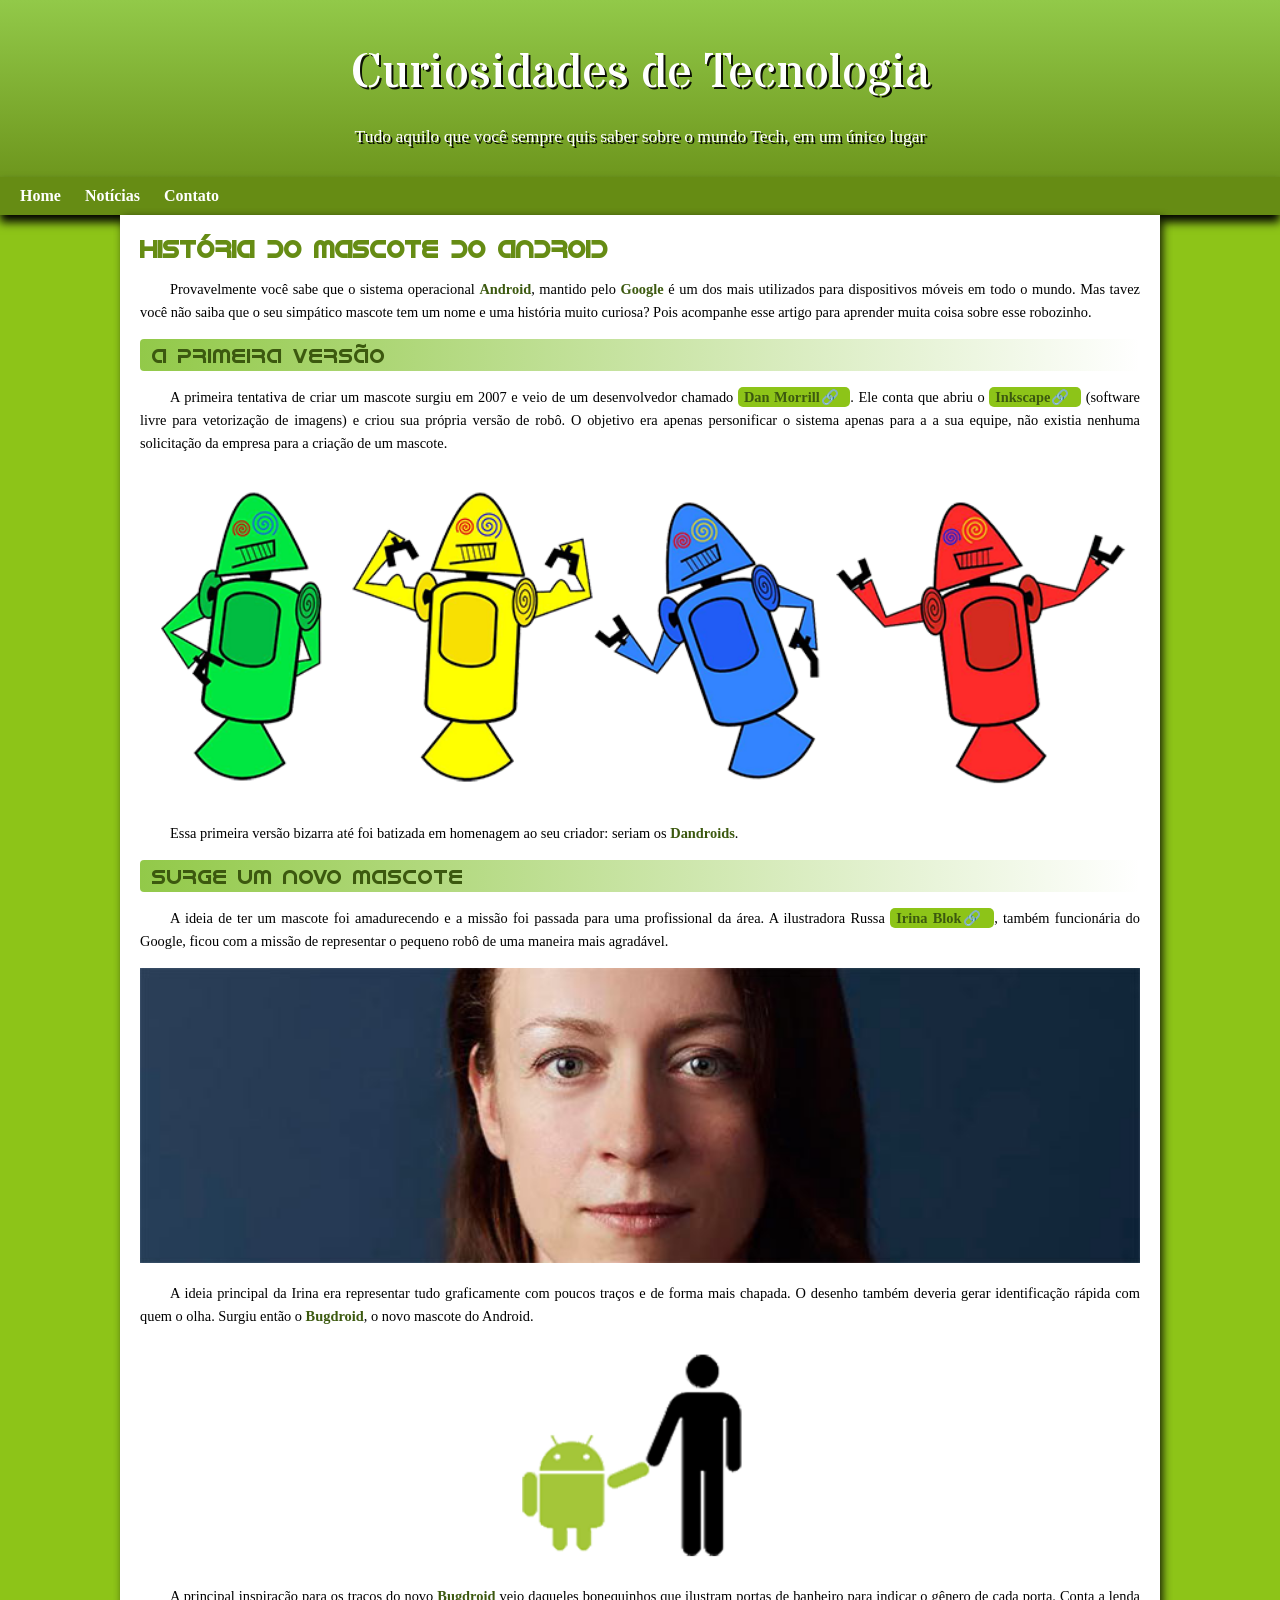
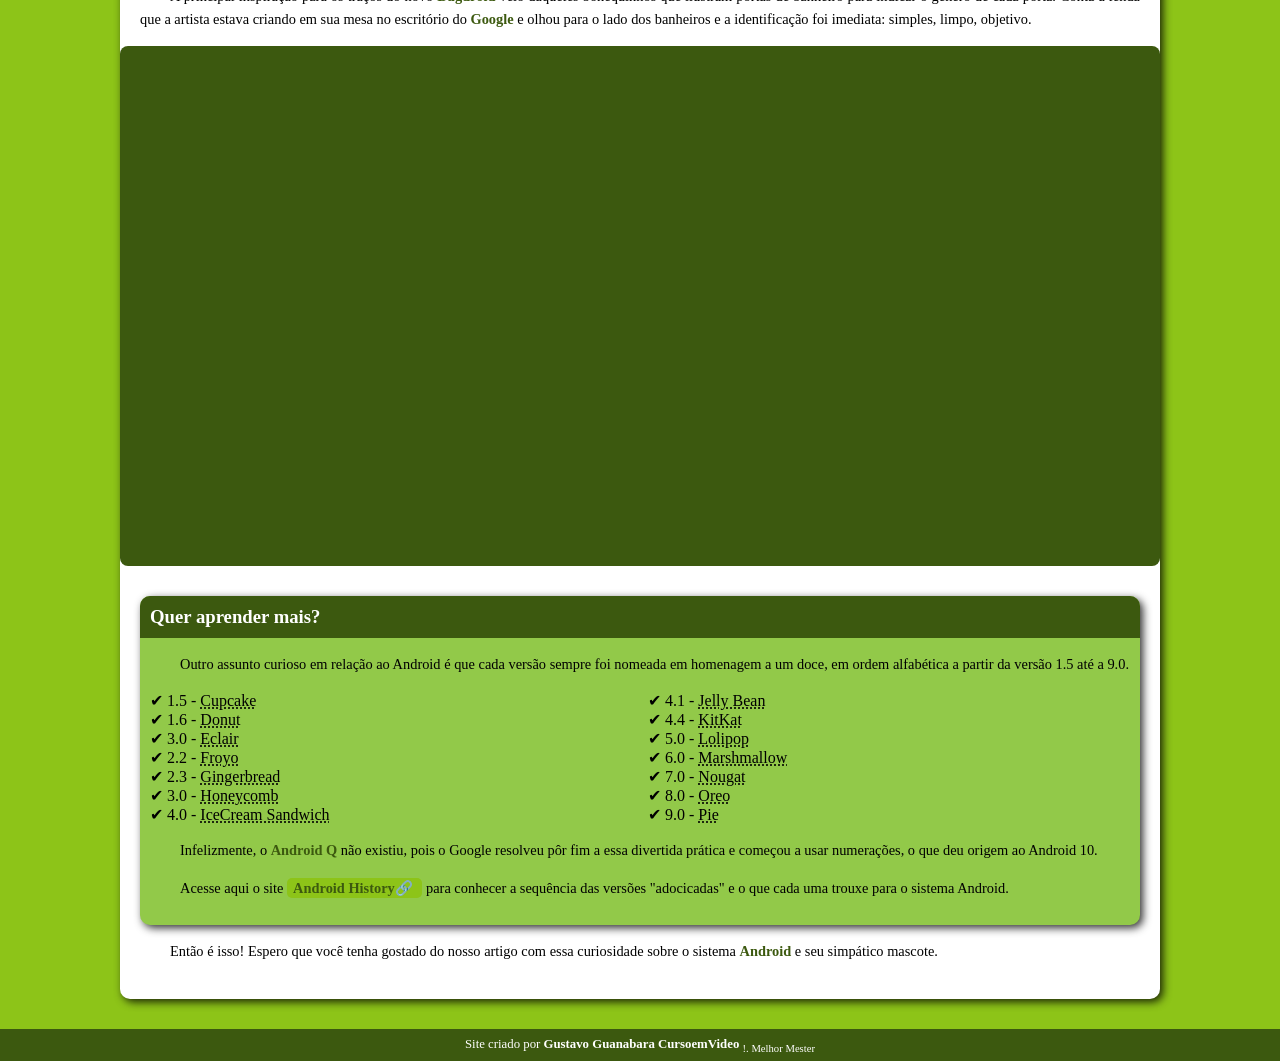
<file: Desafio + Master/d010/index.html>
<!doctype html>
<html lang="pt-br">
  <head>
    <meta charset="UTF-8" />
    <meta name="viewport" content="width=device-width, initial-scale=1.0" />
    <link
      rel="shortcut icon"
      href="./imagens/icone site/favicon.ico"
      type="image/x-icon"/>
    <link rel="stylesheet" href="./Estilos/style.css" />
    <title>Como Surgio o Mascote do Android ?</title>
  </head>
  <body>

    <header>
      <h1>Curiosidades de Tecnologia</h1>
      <p>Tudo aquilo que você sempre quis saber sobre o mundo Tech, em um único lugar</p>
      <nav>
        <a href="#">Home</a>
        <a href="#">Notícias</a>
        <a href="#">Contato</a>
      </nav>
    </header>
    <main>
      <article>
        <h1>História do Mascote do Android</h1>

        <p>Provavelmente você sabe que o sistema operacional <strong>Android</strong>, mantido pelo <strong>Google</strong> é um dos mais utilizados para dispositivos móveis em todo o mundo. Mas tavez você não saiba que o seu simpático mascote tem um nome e uma história muito curiosa? Pois acompanhe esse artigo para aprender muita coisa sobre esse robozinho.</p>

        <h2>A primeira versão</h2>

        <p>A primeira tentativa de criar um mascote surgiu em 2007 e veio de um desenvolvedor chamado <a href="https://androidcommunity.com/dan-morrill-shows-us-the-android-mascot-that-almost-was-20130103/" target="_blank" class="externo">Dan Morrill</a>. Ele conta que abriu o <a href="https://inkscape.org/release/inkscape-1.4.2/windows/64-bit/msi/dl/" target="_blank"class="externo">Inkscape</a> (software livre para vetorização de imagens) e criou sua própria versão de robô. O objetivo era apenas personificar o sistema apenas para a a sua equipe, não existia nenhuma solicitação da empresa para a criação de um mascote.</p>

        <picture>
          <source media="(max-width: 670px)" srcset="./imagens/dan-droids-mobile.png" type="image/png">
          <img src="./imagens/dan-droids.png" alt="dan-droids.png">
        </picture>

        <p>Essa primeira versão bizarra até foi batizada em homenagem ao seu criador: seriam os <strong>Dandroids</strong>.</p>

        <h2>Surge um novo mascote</h2>

        <p>A ideia de ter um mascote foi amadurecendo e a missão foi passada para uma profissional da área. A ilustradora Russa <a href="https://www.irinablok.com/android" target="_blank" class="externo">Irina Blok</a>, também funcionária do Google, ficou com a missão de representar o pequeno robô de uma maneira mais agradável.</p>

        <picture>
          <source media="(max-width: 670px)" srcset="./imagens/irina-blok-mobile.jpg" type="image/jpg">
          <img src="./imagens/irina-blok.jpg" alt="irina-blok.jpg"></picture>

        <p>A ideia principal da Irina era representar tudo graficamente com poucos traços e de forma mais chapada. O desenho também deveria gerar identificação rápida com quem o olha. Surgiu então o <strong>Bugdroid</strong>, o novo mascote do Android.</p>

        <img src="./imagens/bugdroid.png" class="pequena" alt="bugdroid.png">

        <p>A principal inspiração para os traços do novo <strong>Bugdroid</strong> veio daqueles bonequinhos que ilustram portas de banheiro para indicar o gênero de cada porta. Conta a lenda que a artista estava criando em sua mesa no escritório do <strong>Google</strong> e olhou para o lado dos banheiros e a identificação foi imediata: simples, limpo, objetivo.</p>

        <div class="video"><iframe width="560" height="315" src="https://www.youtube.com/embed/l2UDgpLz20M?si=PsukW_10UCyadwka" title="YouTube video player" frameborder="0" allow="accelerometer; autoplay; clipboard-write; encrypted-media; gyroscope; picture-in-picture; web-share" referrerpolicy="strict-origin-when-cross-origin" allowfullscreen></iframe></div>
        
        <aside>
          <h3>Quer aprender mais?</h3>
          <p>Outro assunto curioso em relação ao Android é que cada versão sempre foi nomeada em homenagem a um doce, em ordem alfabética a partir da versão 1.5 até a 9.0.</p>

          <ul>
            <li>1.5 - <abbr title="Bolo de Copo">Cupcake</abbr></li>
            <li>1.6 - <abbr title="Rosquinha">Donut</abbr></li>
            <li>3.0 - <abbr title="Bomba">Eclair</abbr></li>
            <li>2.2 - <abbr title="Iogurte Congelado">Froyo</abbr></li>
            <li>2.3 - <abbr title="Biscoito de Gengibre">Gingerbread</abbr></li>
            <li>3.0 - <abbr title="Favo de Mel">Honeycomb</abbr></li>
            <li>4.0 - <abbr title="Saunduíche de Sorvete">IceCream Sandwich</abbr></li>
            <li>4.1 - <abbr title="Jujuba">Jelly Bean</abbr></li>
            <li>4.4 - <abbr title="KitKat">KitKat</abbr></li>
            <li>5.0 - <abbr title="Pirulito">Lolipop</abbr></li>
            <li>6.0 - <abbr title="Marshmallow">Marshmallow</abbr></li>
            <li>7.0 - <abbr title="Torrone">Nougat</abbr></li>
            <li>8.0 - <abbr title="Oreo">Oreo</abbr></li>
            <li>9.0 - <abbr title="Torta">Pie</abbr></li>
          </ul>

          <p>Infelizmente, o <strong>Android Q</strong> não existiu, pois o Google resolveu pôr fim a essa divertida prática e começou a usar numerações, o que deu origem ao Android 10.</p>
          <p>Acesse aqui o site <a href="https://www.android.com/intl/en_uk/history/#/donut" target="_blank" class="externo">Android History</a> para conhecer a sequência das versões "adocicadas" e o que cada uma trouxe para o sistema Android.</p>
        </aside>

        <p>Então é isso! Espero que você tenha gostado do nosso artigo com essa curiosidade sobre o sistema <strong>Android</strong> e seu simpático mascote.</p>
      </article>
    </main>
    <footer>
      <p>Site criado por <a href="#">Gustavo Guanabara</a> <a href="#">CursoemVideo</a> <sub>!. Melhor Mester</sub></p>
    </footer>

  </body>
</html>
</file>
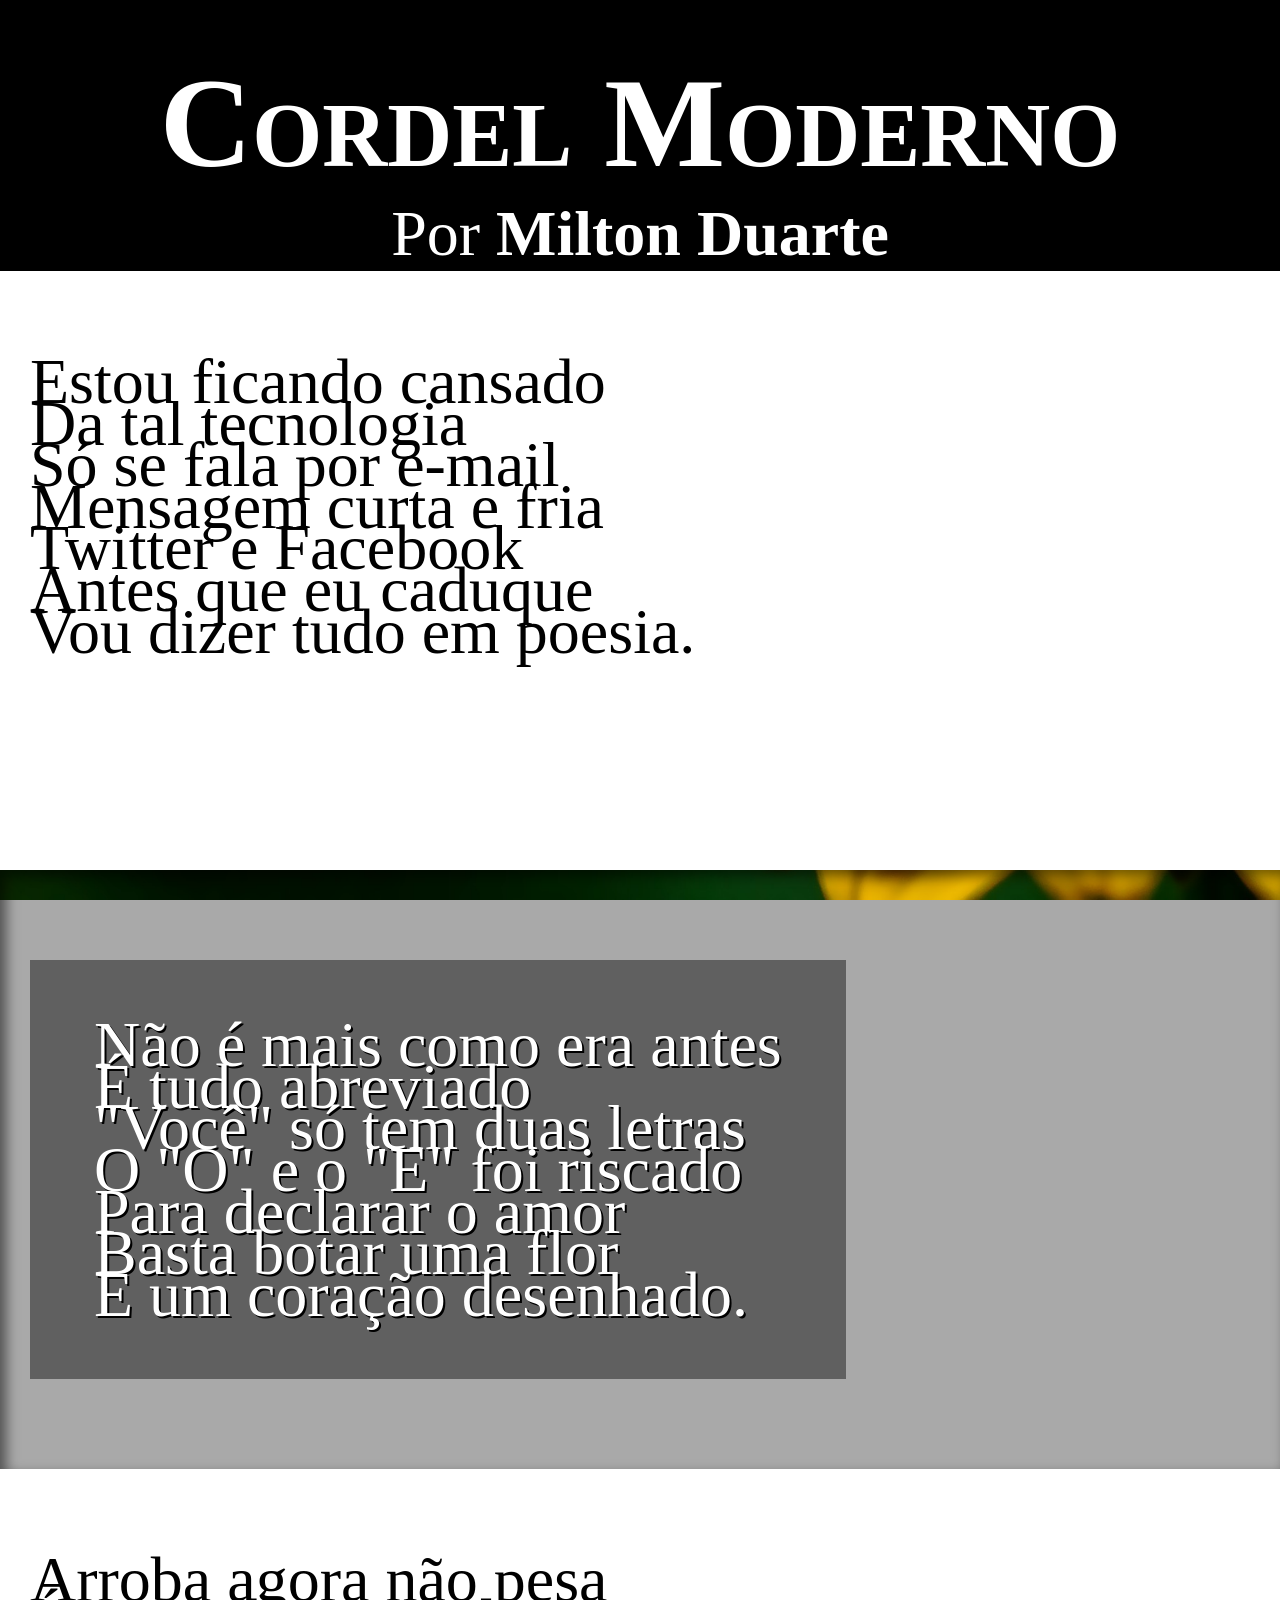
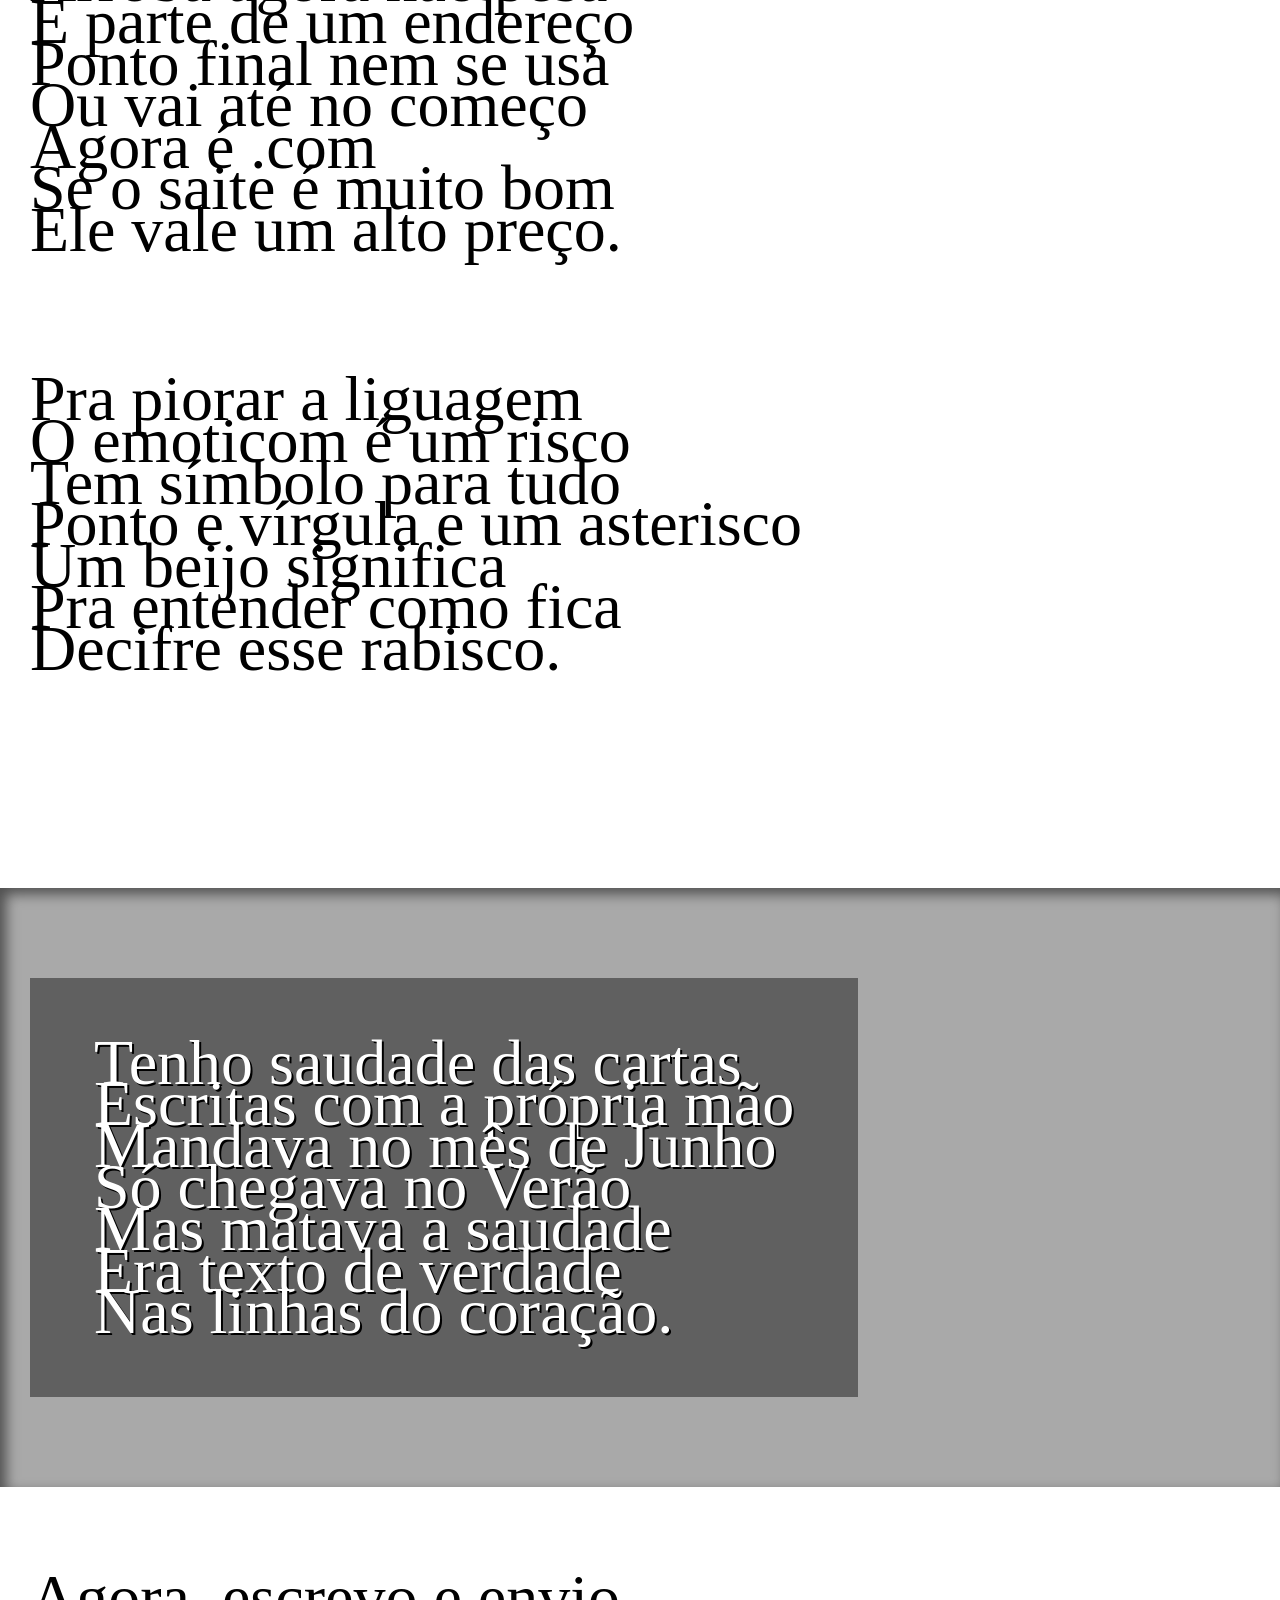
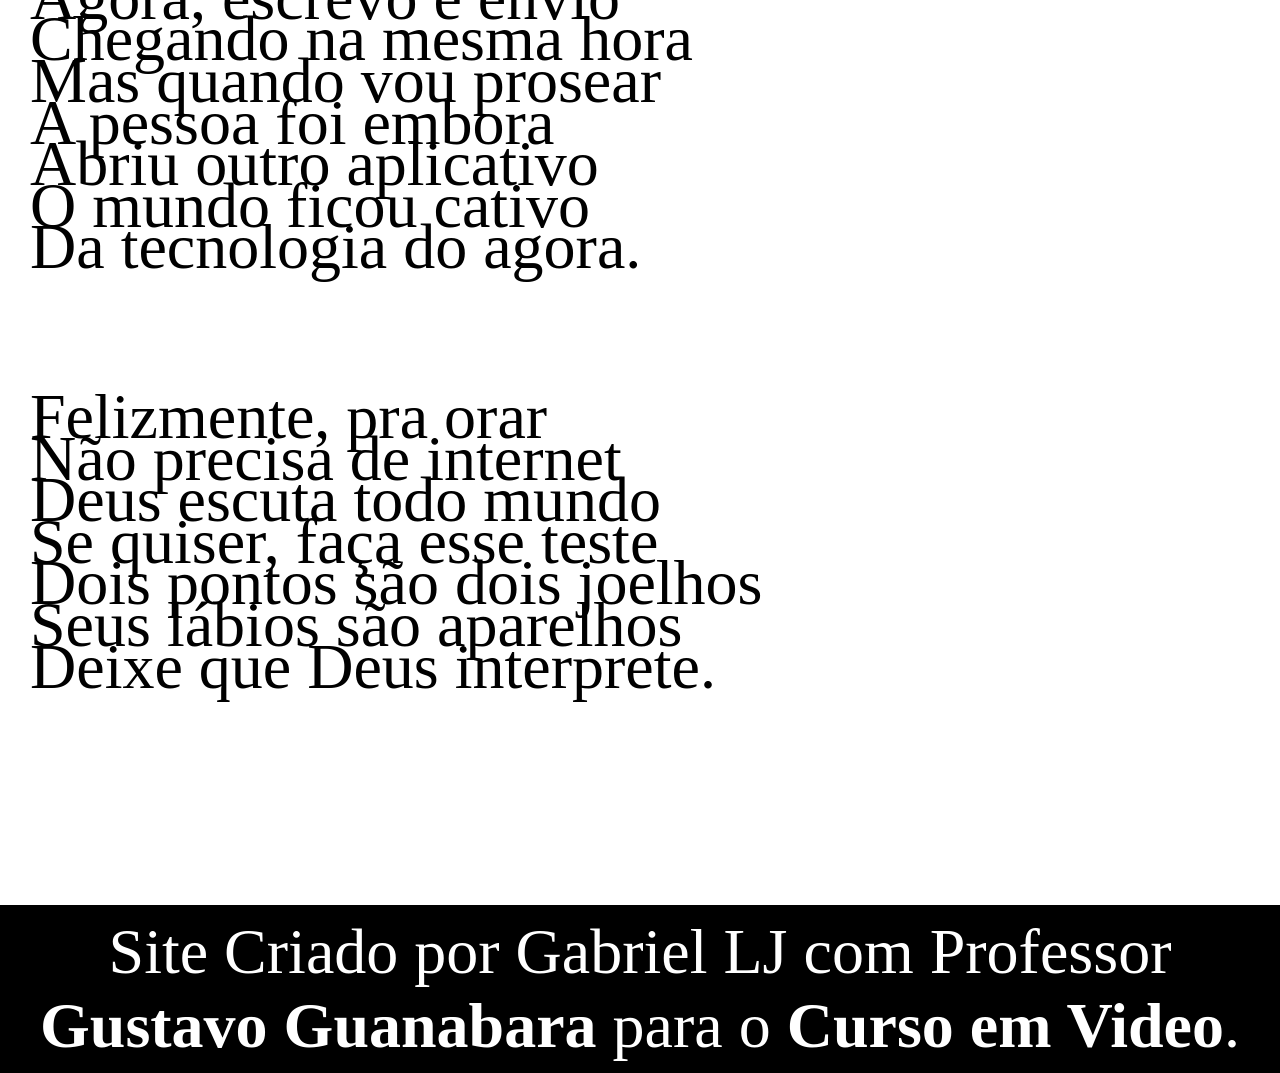
<file: Desafio+Master/modulo-3/d012/index.html>
<!DOCTYPE html>
<html lang="pt-br">
<head>
    <meta charset="UTF-8">
    <meta name="viewport" content="width=device-width, initial-scale=1.0">
    <title>Projeto Cordel</title>
    <link rel="stylesheet" href="./css/base.css">
    <link rel="stylesheet" href="./css/main.css">
    
</head>
<body>
    
    <header>
        <h1>Cordel Moderno</h1>
        <p>Por <a href="https://www.recantodasletras.com.br/poesias/3186743" target="_blank">Milton Duarte</a></p>
    </header>
    <section class="normal">
        <p>
            Estou ficando cansado  <br>
            Da tal tecnologia  <br>
            Só se fala por e-mail  <br>
            Mensagem curta e fria  <br>
            Twitter e Facebook  <br>
            Antes que eu caduque  <br>
            Vou dizer tudo em poesia.
        </p> 
    </section>

    <section class="img" id="img01">
        <p>
            Não é mais como era antes  <br>
            É tudo abreviado  <br>
            "Você" só tem duas letras  <br>
            O "O" e o "E" foi riscado  <br>
            Para declarar o amor  <br>
            Basta botar uma flor  <br>
            E um coração desenhado.
        </p>  
    </section>

    <section class="normal">
        <p>
            Arroba agora não pesa  <br>
            É parte de um endereço  <br>
            Ponto final nem se usa  <br>
            Ou vai até no começo  <br>
            Agora é .com  <br>
            Se o saite é muito bom  <br>
            Ele vale um alto preço.
        </p>  
        
        <p>
            Pra piorar a liguagem  <br>
            O emoticom é um risco  <br>
            Tem símbolo para tudo  <br>
            Ponto e vírgula e um asterisco  <br>
            Um beijo significa  <br>
            Pra entender como fica  <br>
            Decifre esse rabisco.
        </p> 
    </section>

    <section class="img" id="img02">
        <p>
            Tenho saudade das cartas  <br>
            Escritas com a própria mão  <br>
            Mandava no mês de Junho  <br>
            Só chegava no Verão  <br>
            Mas matava a saudade  <br>
            Era texto de verdade  <br>
            Nas linhas do coração.
        </p>  
    </section>

    <section class="normal">
        <p>
            Agora, escrevo e envio  <br>
            Chegando na mesma hora  <br>
            Mas quando vou prosear  <br>
            A pessoa foi embora  <br>
            Abriu outro aplicativo  <br>
            O mundo ficou cativo  <br>
            Da tecnologia do agora.
        </p>  

        <p>
            Felizmente, pra orar  <br>
            Não precisa de internet  <br>
            Deus escuta todo mundo  <br>
            Se quiser, faça esse teste  <br>
            Dois pontos são dois joelhos  <br>
            Seus lábios são aparelhos  <br>
            Deixe que Deus interprete.
        </p>  
    </section>

    <footer>
        <p>
            Site Criado por Gabriel LJ com Professor <a href="#">Gustavo Guanabara</a> para o <a href="#">Curso em Video</a>.
        </p>
    </footer>
</body>
</html>
</file>
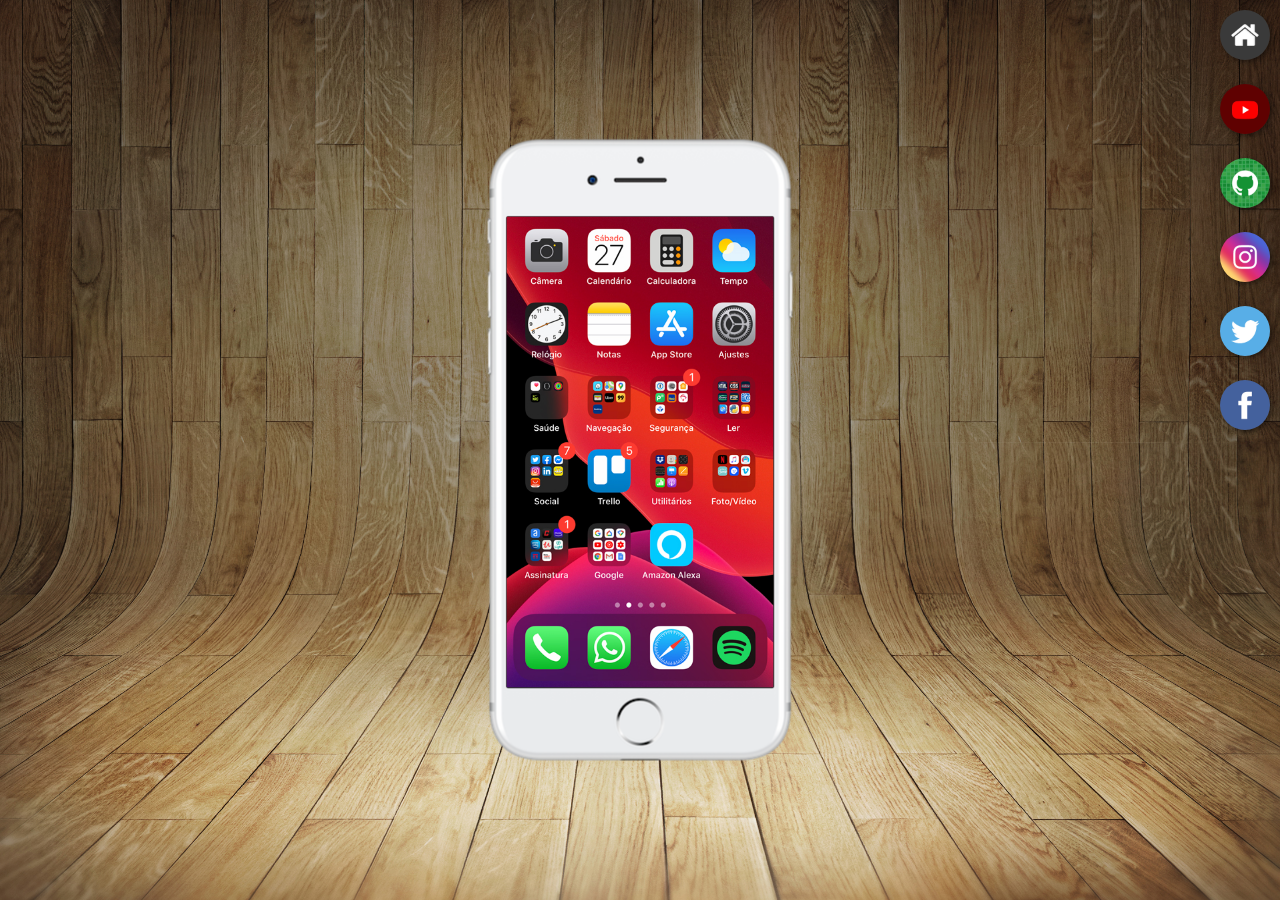
<file: Desafio+Master/modulo-4/d013/index.html>
<!DOCTYPE html>
<html lang="pt-br">
<head>
    <meta charset="UTF-8">
    <meta name="viewport" content="width=device-width, initial-scale=1.0">
    <title>Projetos Redes Sociais.</title>
    <link rel="stylesheet" href="css/main.css">
</head>
<body>
    <main>
        <section id="phone">
            <iframe src="home.html" name="tela" id="tela" frameborder="0">
                Seu navegador não é compatível com isso.
            </iframe>
        </section>
        <section id="redes-sociais">
            <a href="home.html" target="tela">
                <img src="./assets/image/logo-home.jpg" alt="logo-home">
            </a> <br>
            <a href="youtube.html" target="tela">
                <img src="./assets/image/logo-youtube.jpg" alt="logo-youtube">
            </a> <br>
            <a href="github.html" target="tela">
                <img src="./assets/image/logo-github.jpg" alt="logo-github">
            </a> <br>
            <a href="instagram.html" target="tela">
                <img src="./assets/image/logo-instagram.jpg" alt="logo-instagram">
            </a> <br>
            <a href="twitter.html" target="tela">
                <img src="./assets/image/logo-twitter.jpg" alt="logo-twitter">
            </a> <br>
            <a href="facebook.html" target="tela">
                <img src="./assets/image/logo-facebook.jpg" alt="logo-facebook">
            </a> <br>
        </section>
    </main>
</body>
</html>
</file>
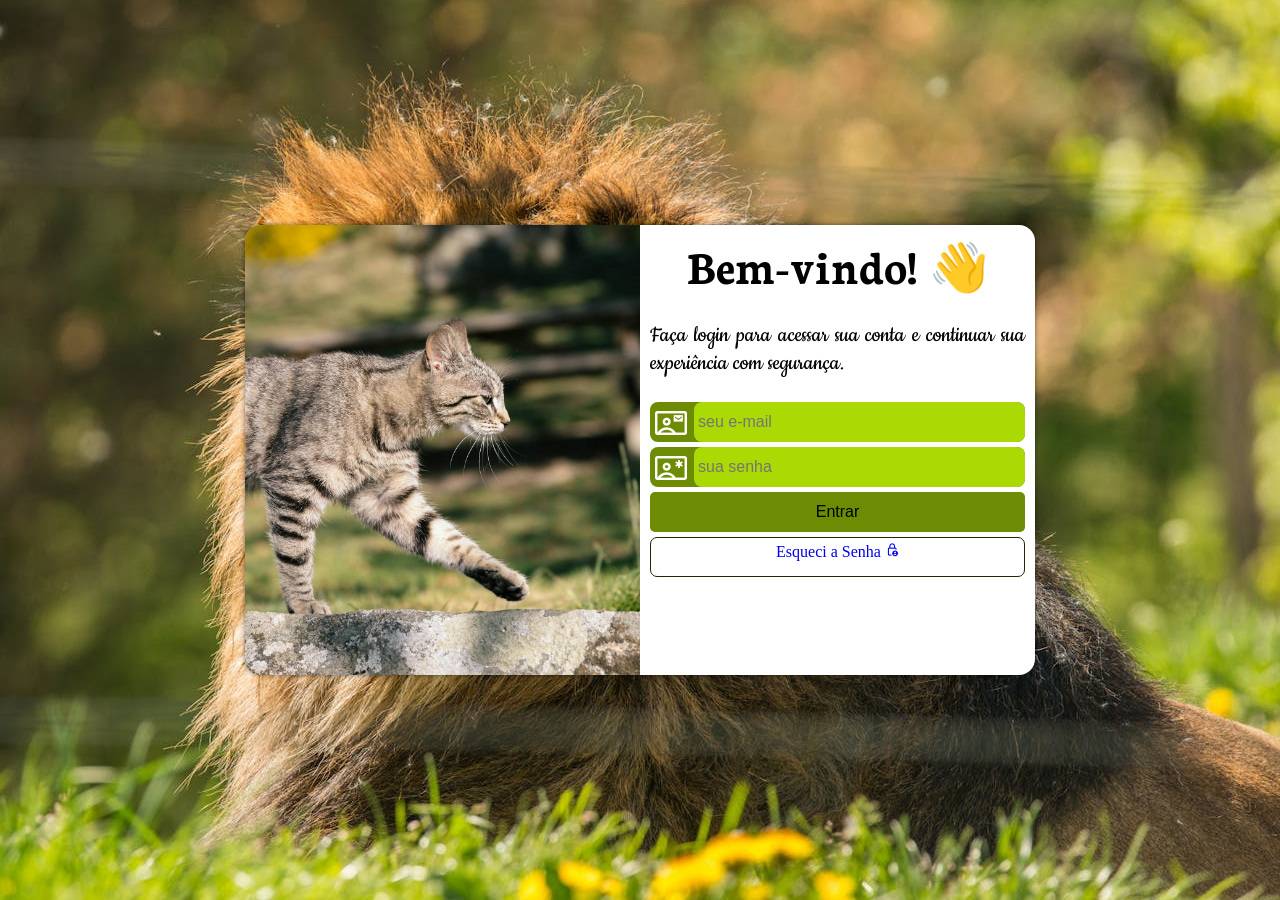
<file: Desafio+Master/modulo-4/d040/index.html>
<!DOCTYPE html>
<html lang="pt-br">
<head>
    <meta charset="UTF-8">
    <meta name="viewport" content="width=device-width, initial-scale=1.0">
    <title>Login</title>
  <link href="https://fonts.googleapis.com/css2?family=Material+Symbols+Outlined" rel="stylesheet" />
    <link rel="stylesheet" href="./css/main.css">
    <link rel="stylesheet" href="./css/media-query.css">
</head>
<body>
    <main>
        <section id="login">
            <div id="imagem">
                <!--Aqui vai as imgs na Css.-->
            </div>
            <div id="formulario">
                <h1>Bem-vindo! 👋</h1>
                <p>Faça login para acessar sua conta e continuar sua experiência com segurança.</p>
                <form action="./php/login.php" method="post" autocomplete="on">  
                    <div class="campo">
                        <i><span class="material-symbols-outlined">contact_mail</span></i>
                        <input type="email" name="login" id="ilog" placeholder="seu e-mail" autocomplete="email" required maxlength="30">
                        <label for="ilog">Login :</label>
                    </div>
                    <div class="campo">
                        <i><span class="material-symbols-outlined">contact_emergency</span></i>
                        <input type="password" name="senha" id="isen" placeholder="sua senha" autocomplete="current-password" required maxlength="20" minlength="8">
                        <label for="isen">Senha :</label>
                    </div>
                    <input type="submit" value="Entrar">
                    <a href="#" class="botao">
                        Esqueci a Senha <i><span class="material-symbols-outlined">lock_person</span></i>
                    </a>
                </form>
            </div>
        </section>
    </main>
</body>
</html>
</file>
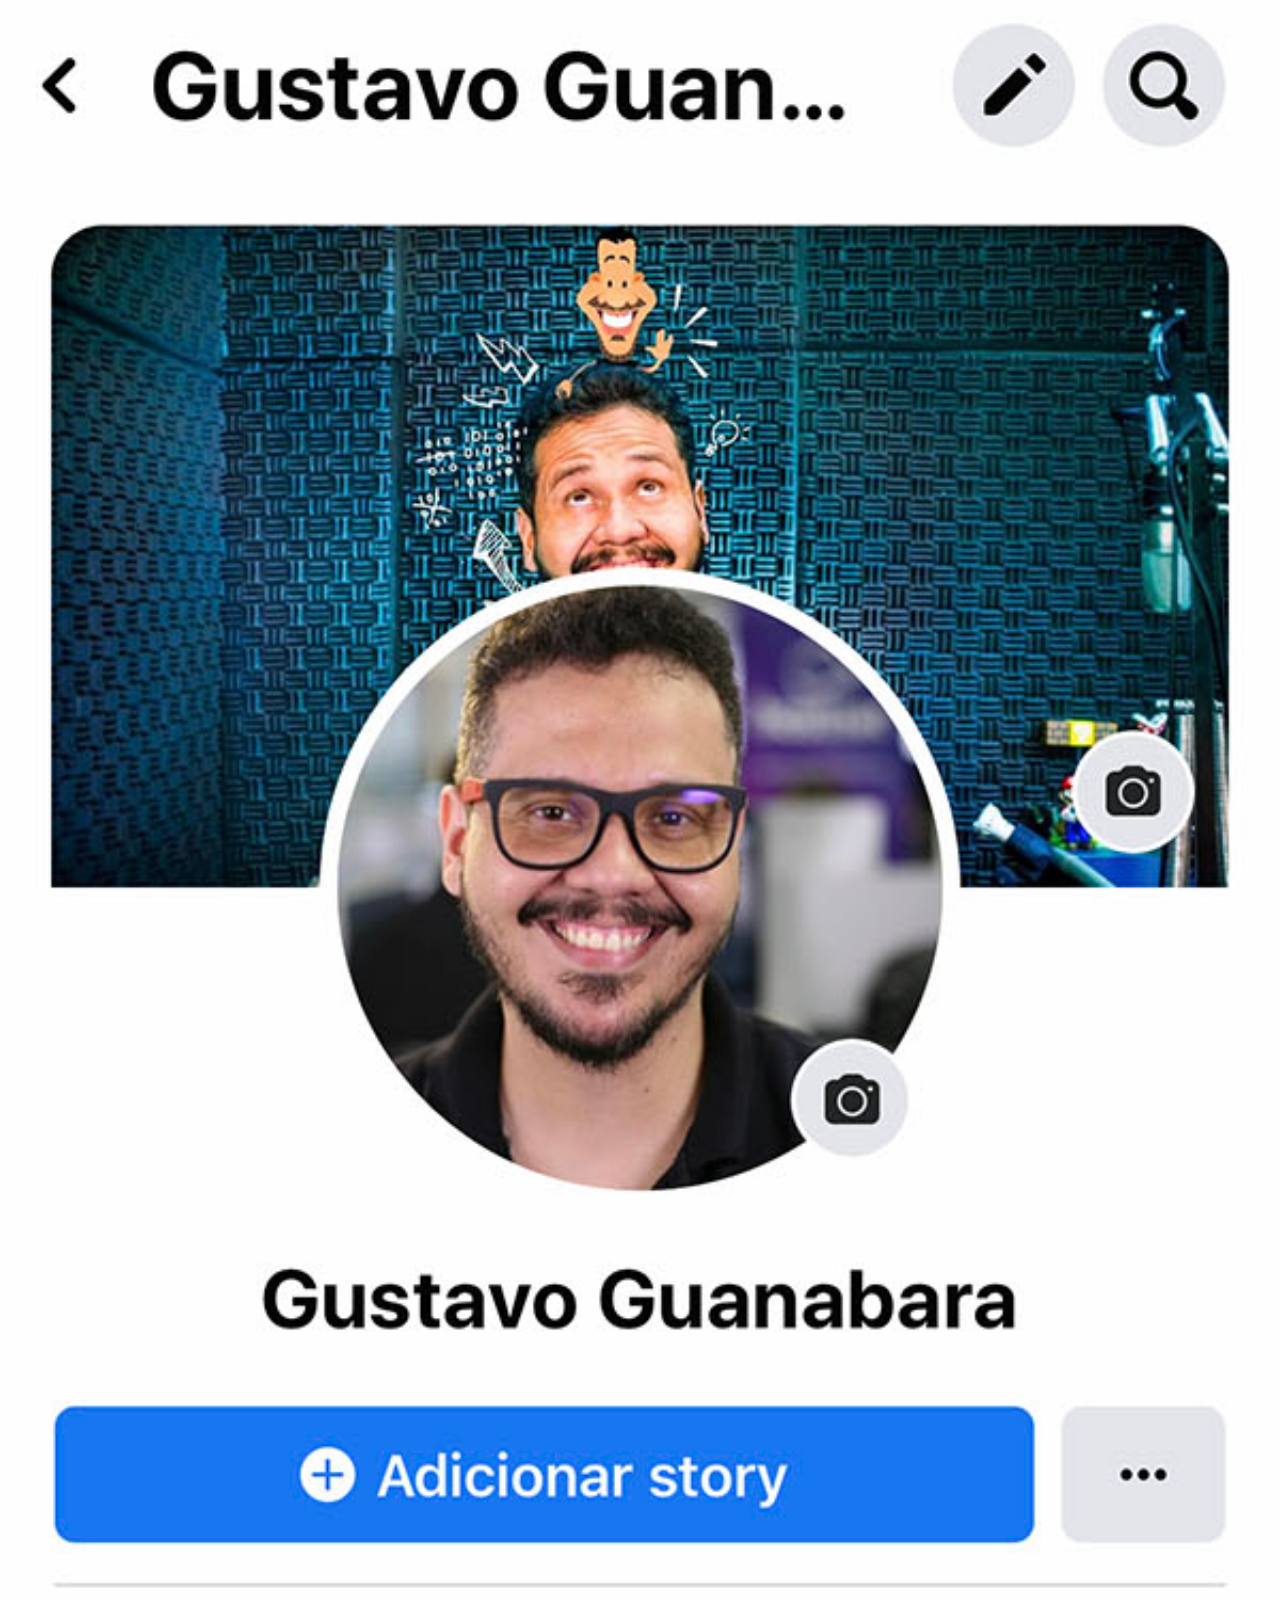
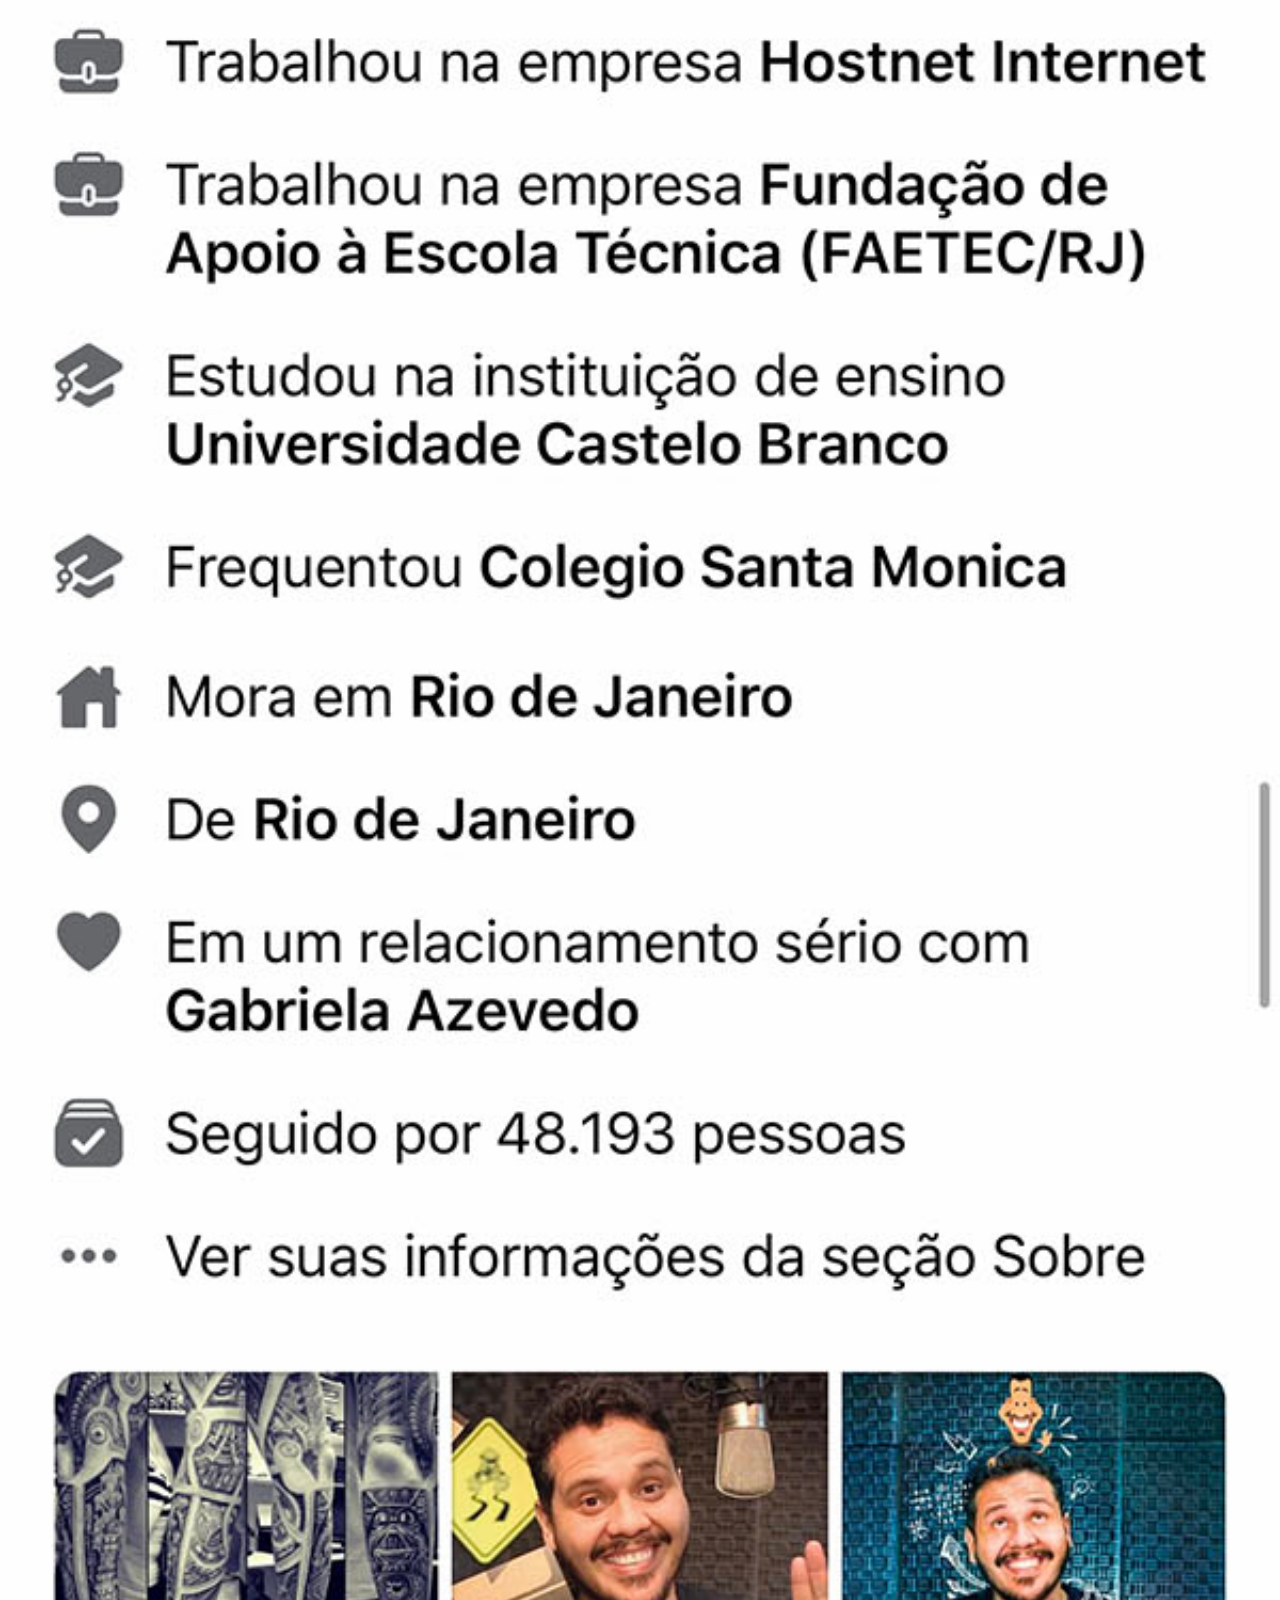
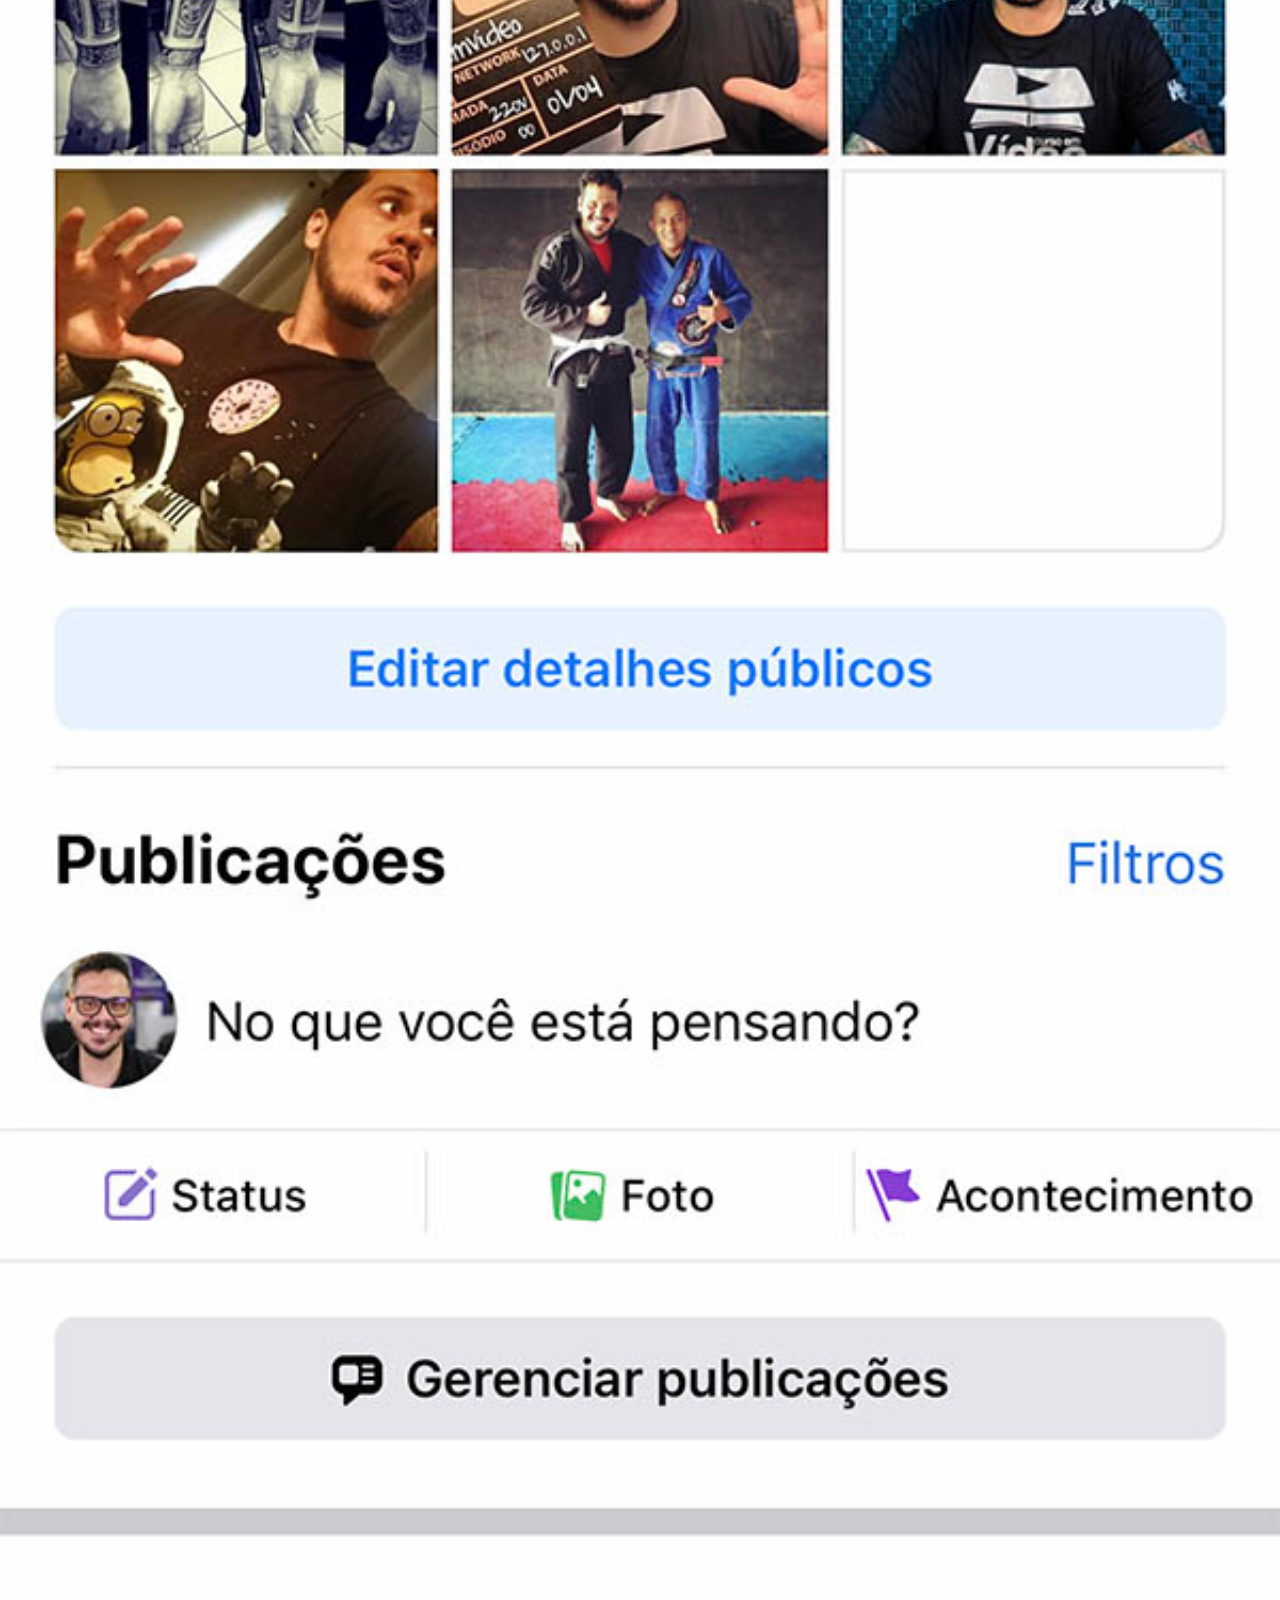
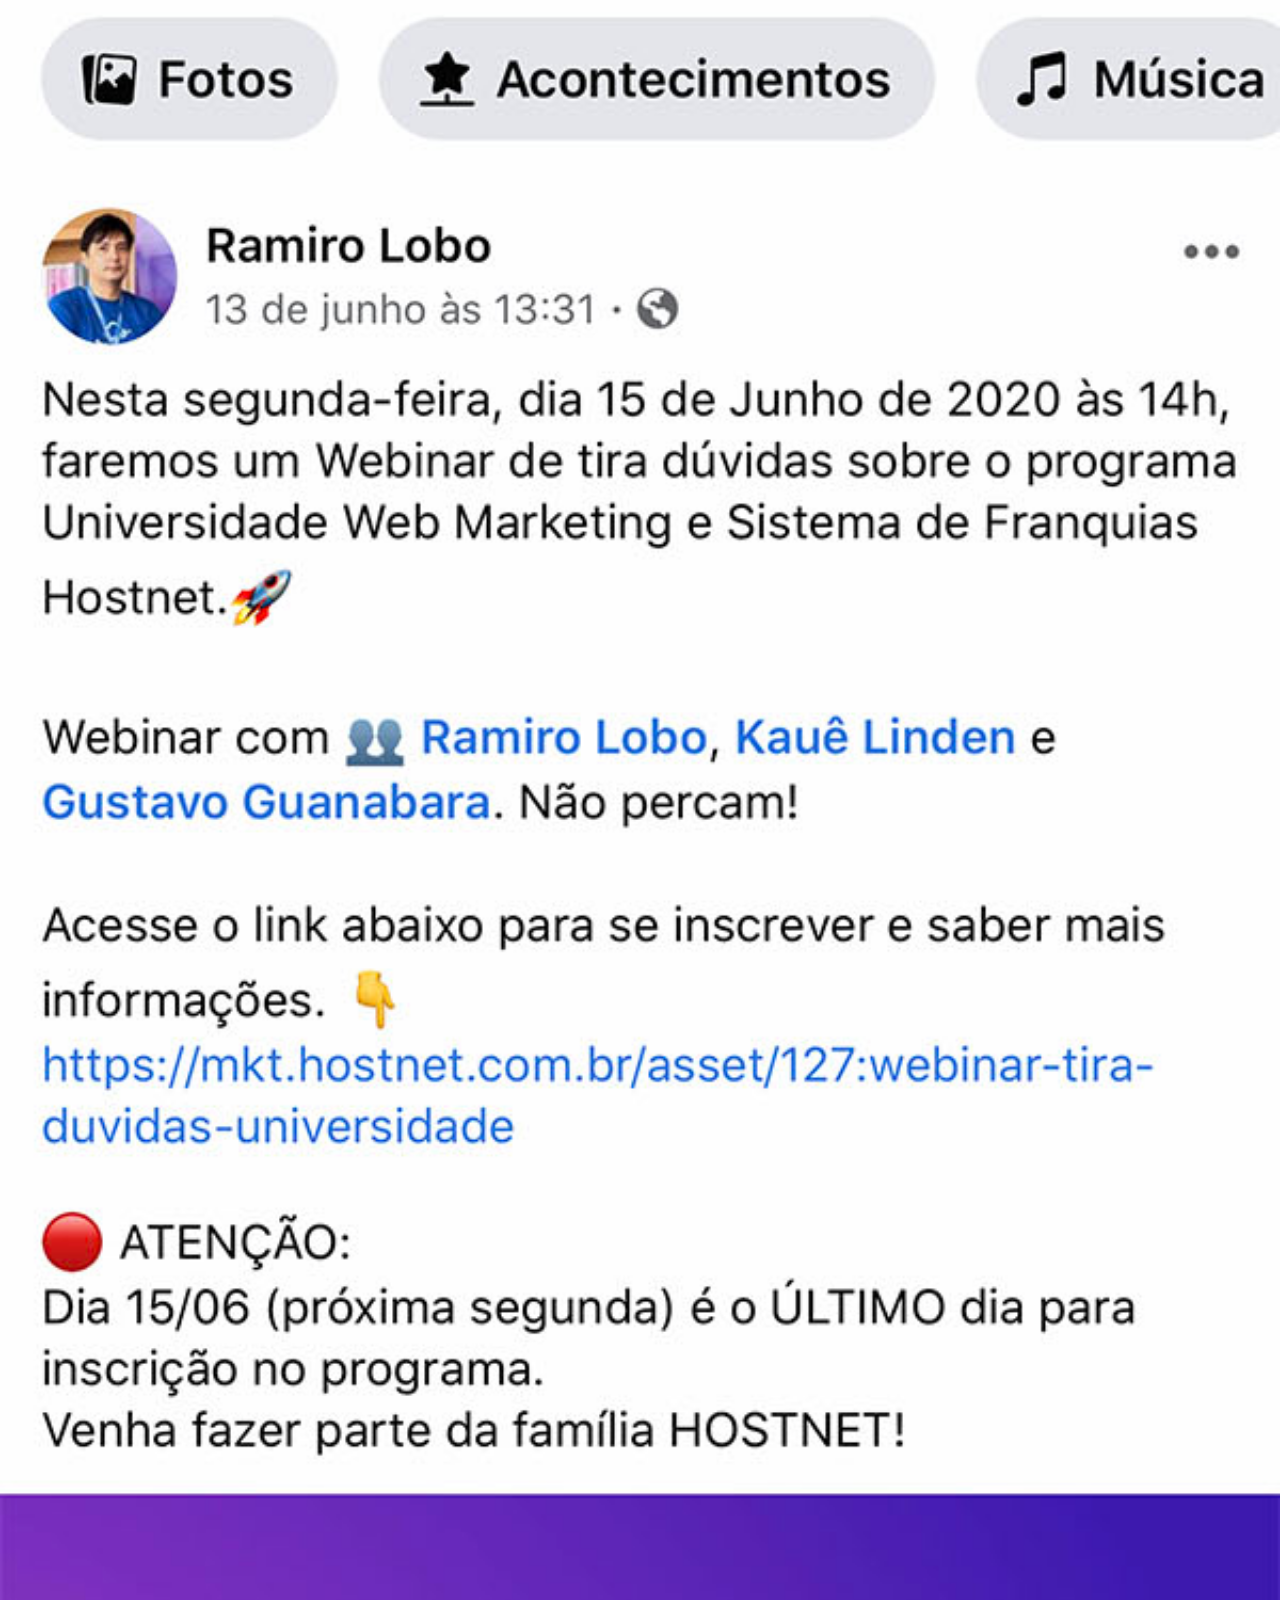
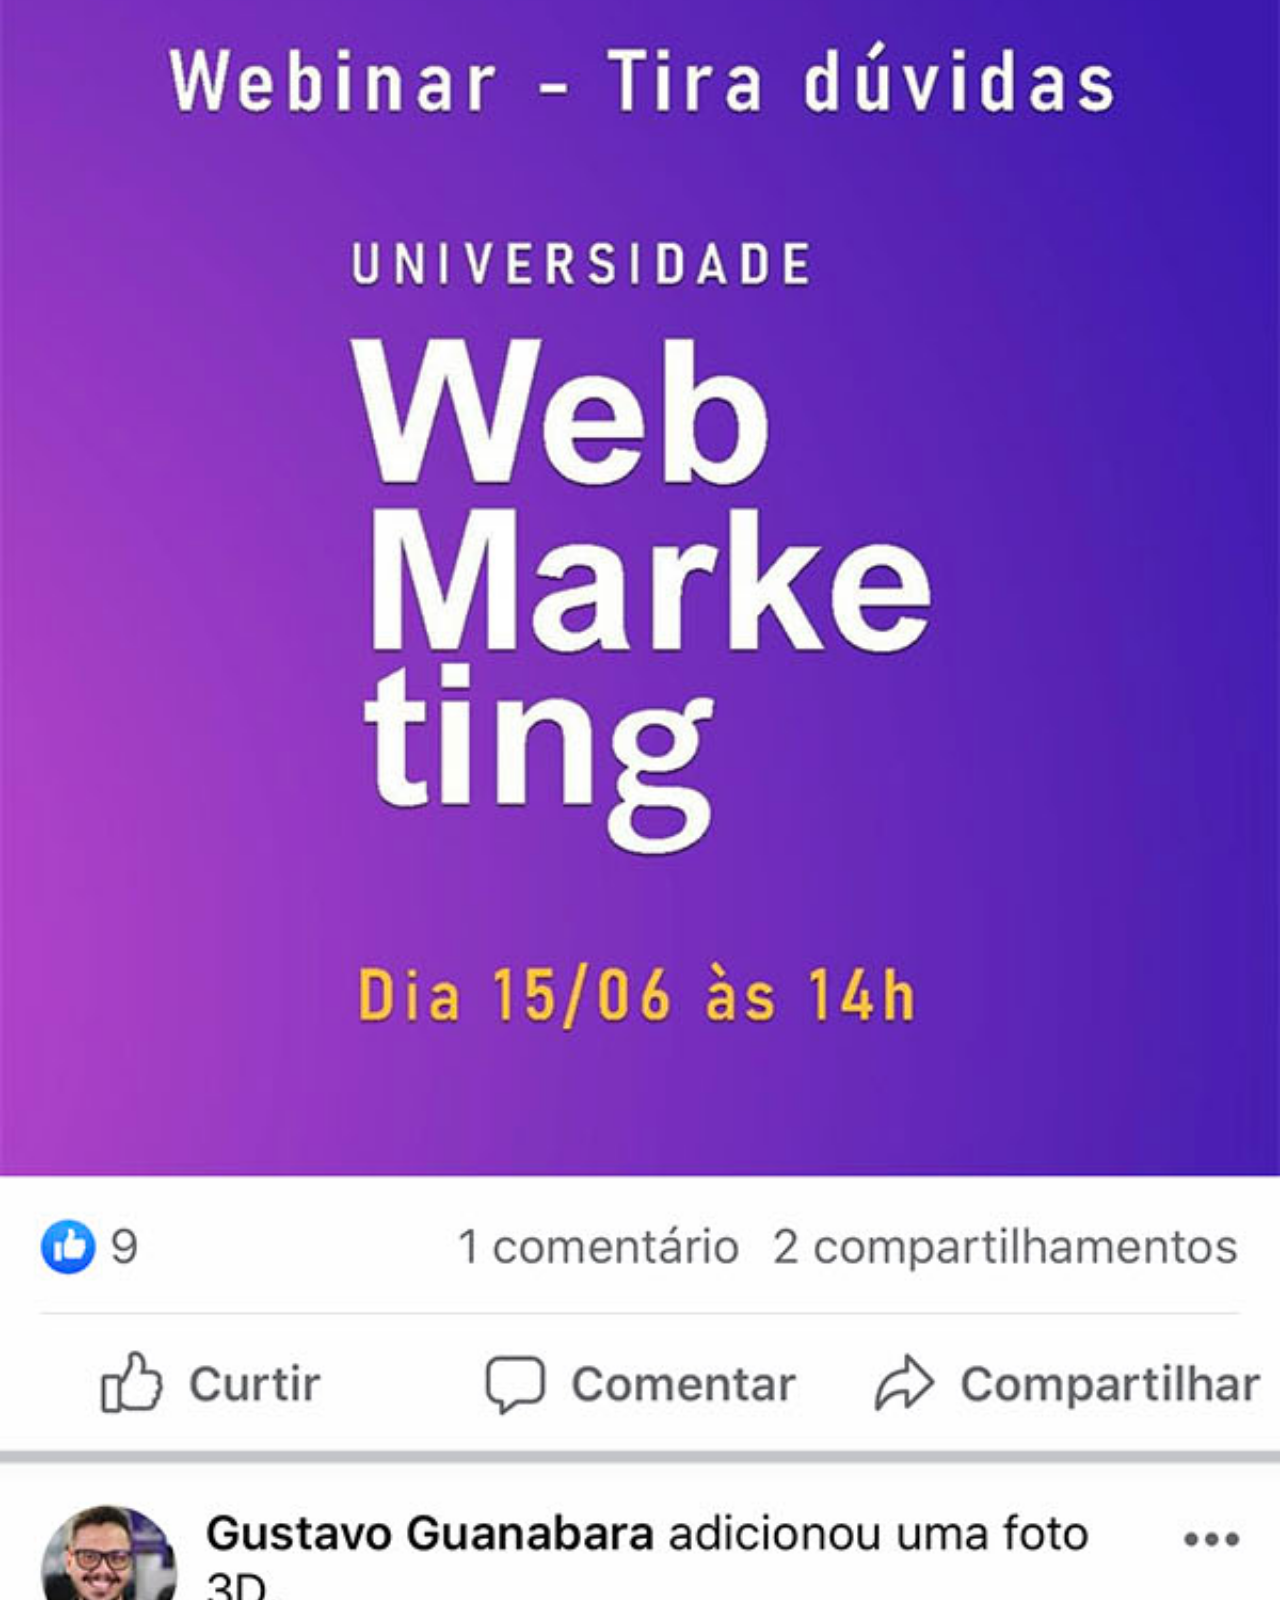
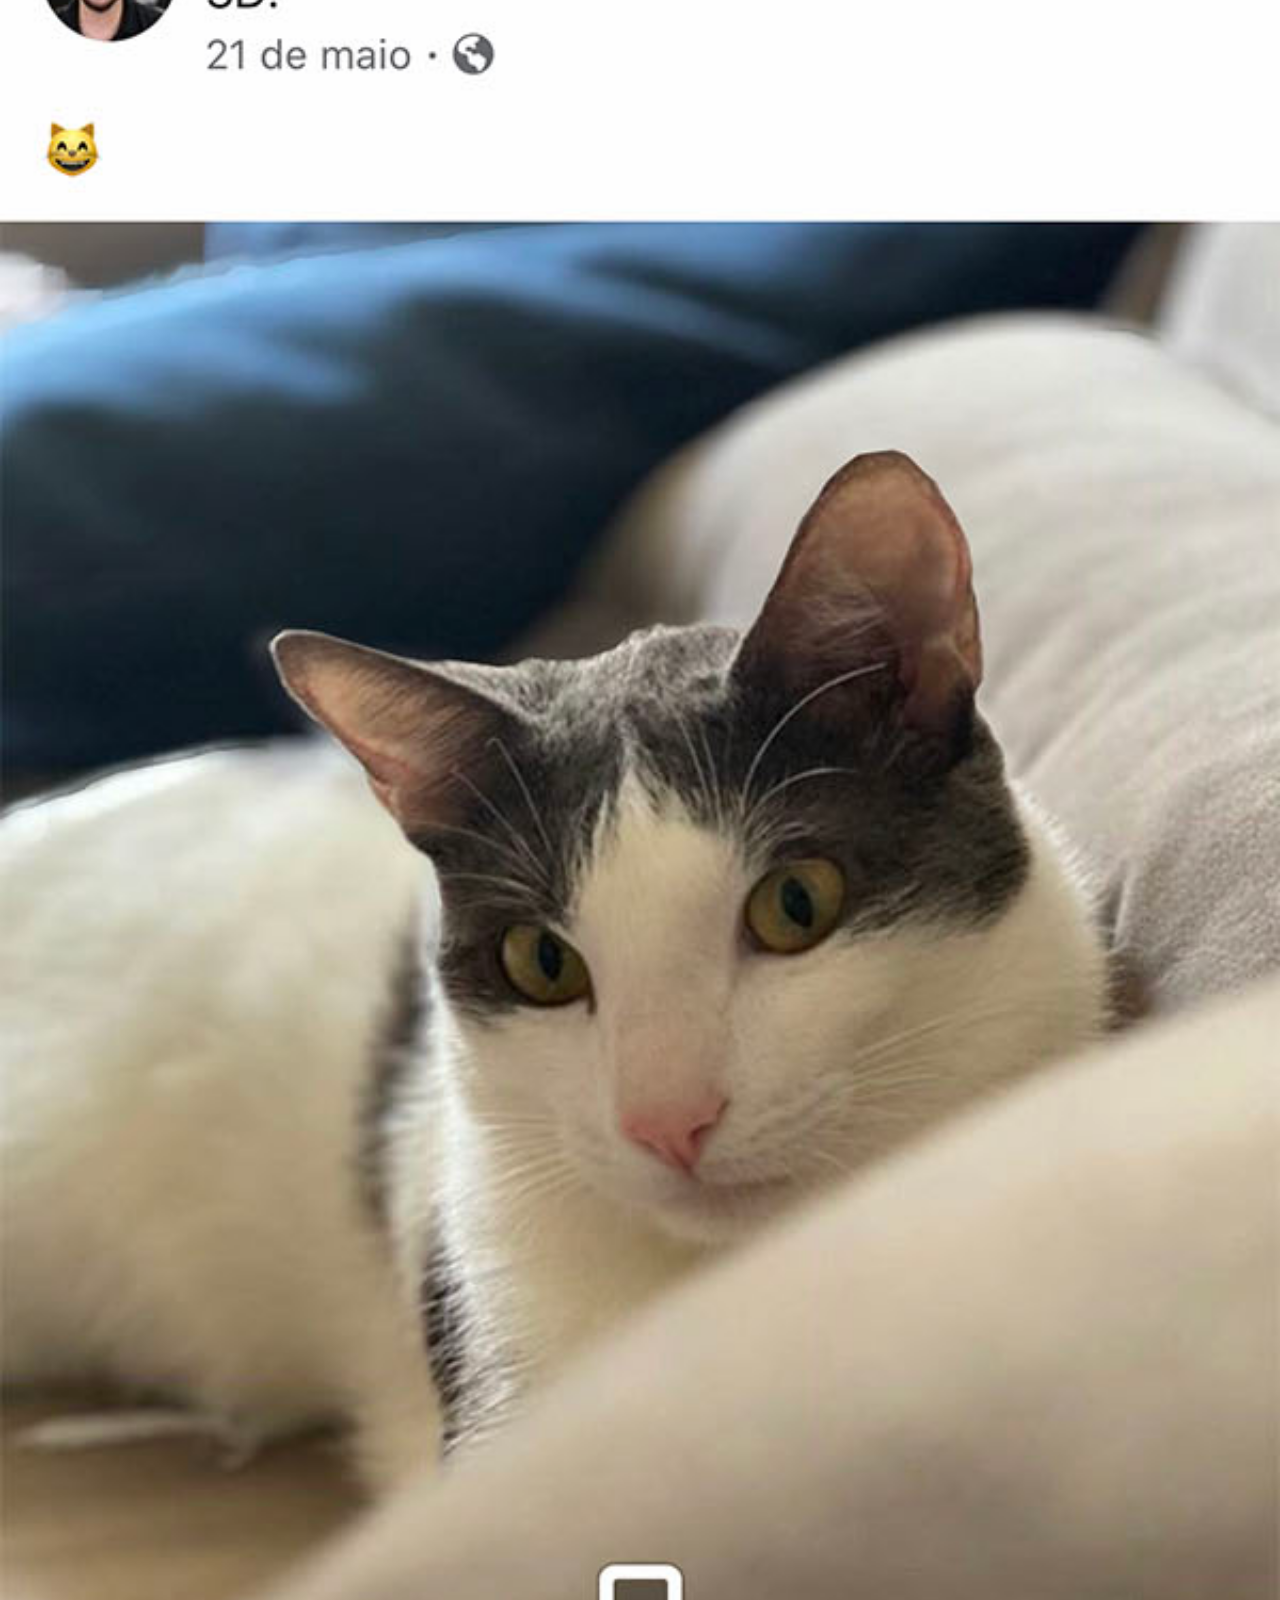
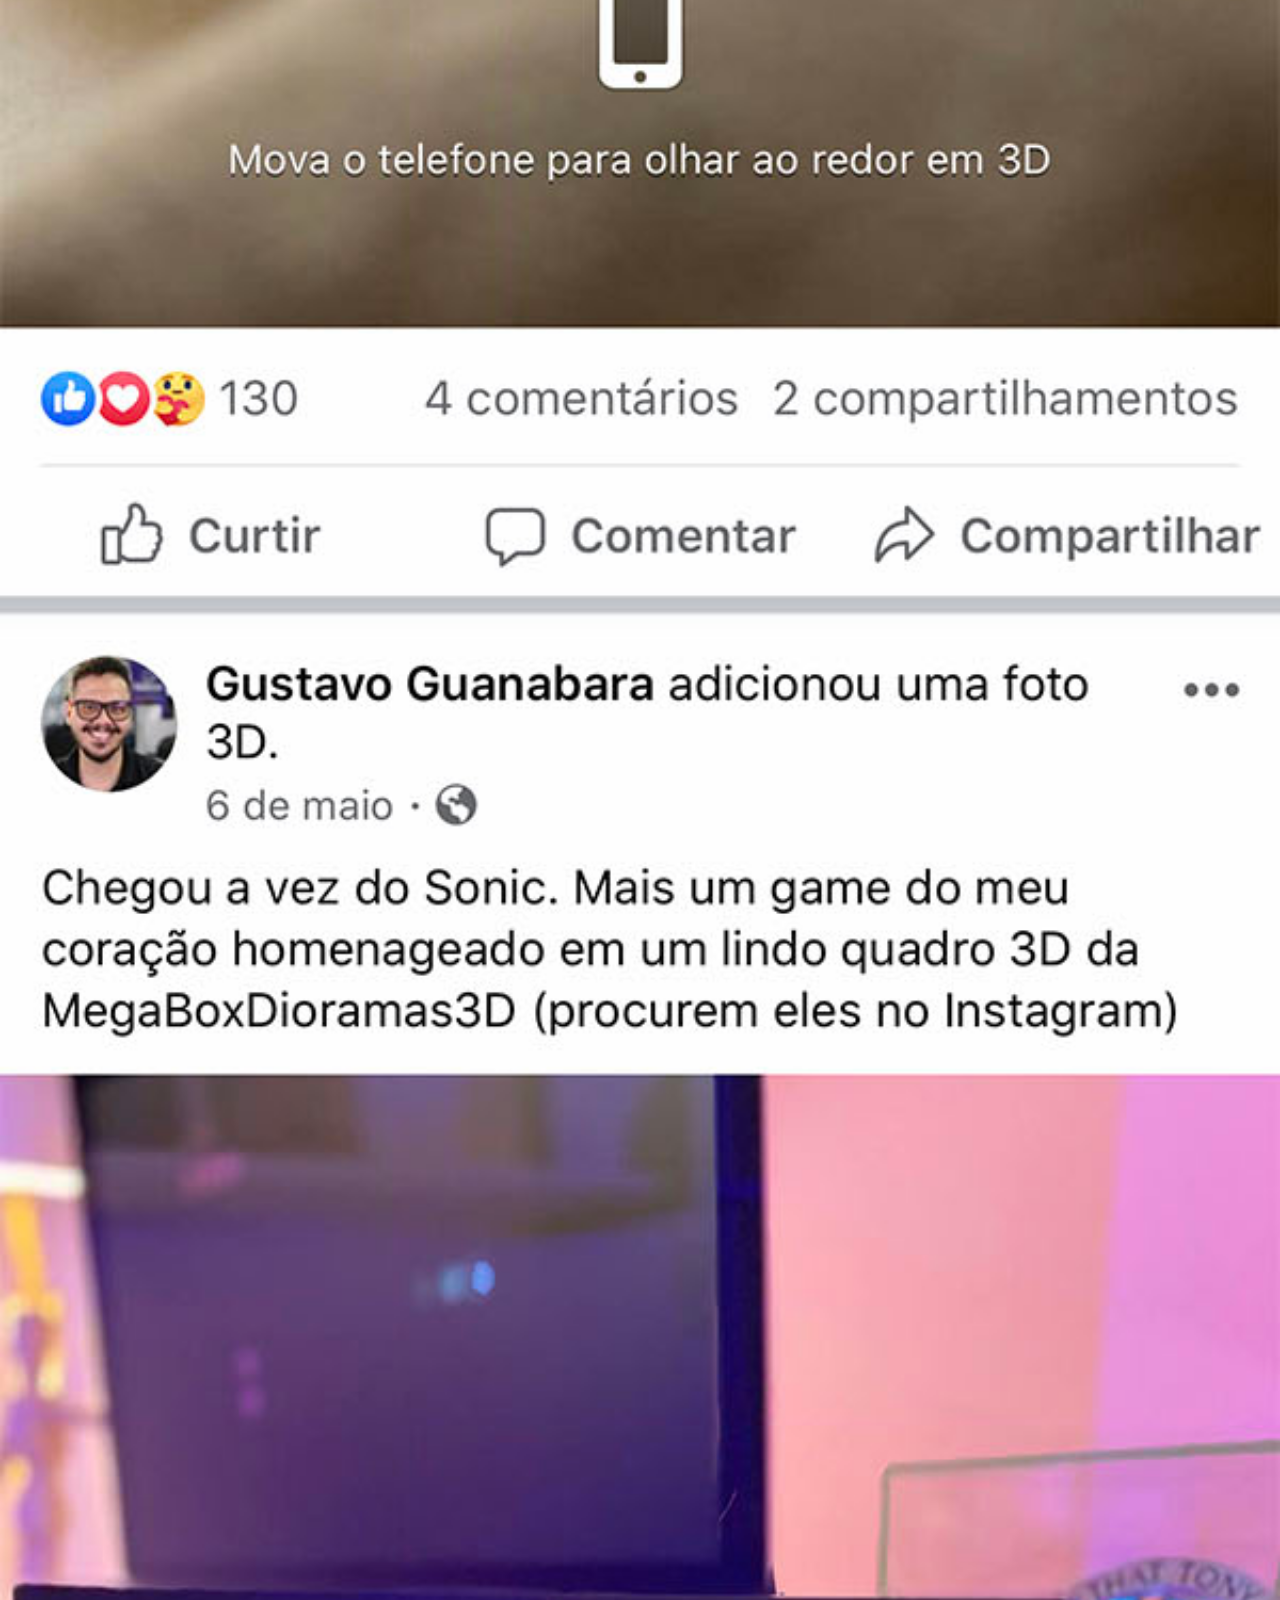
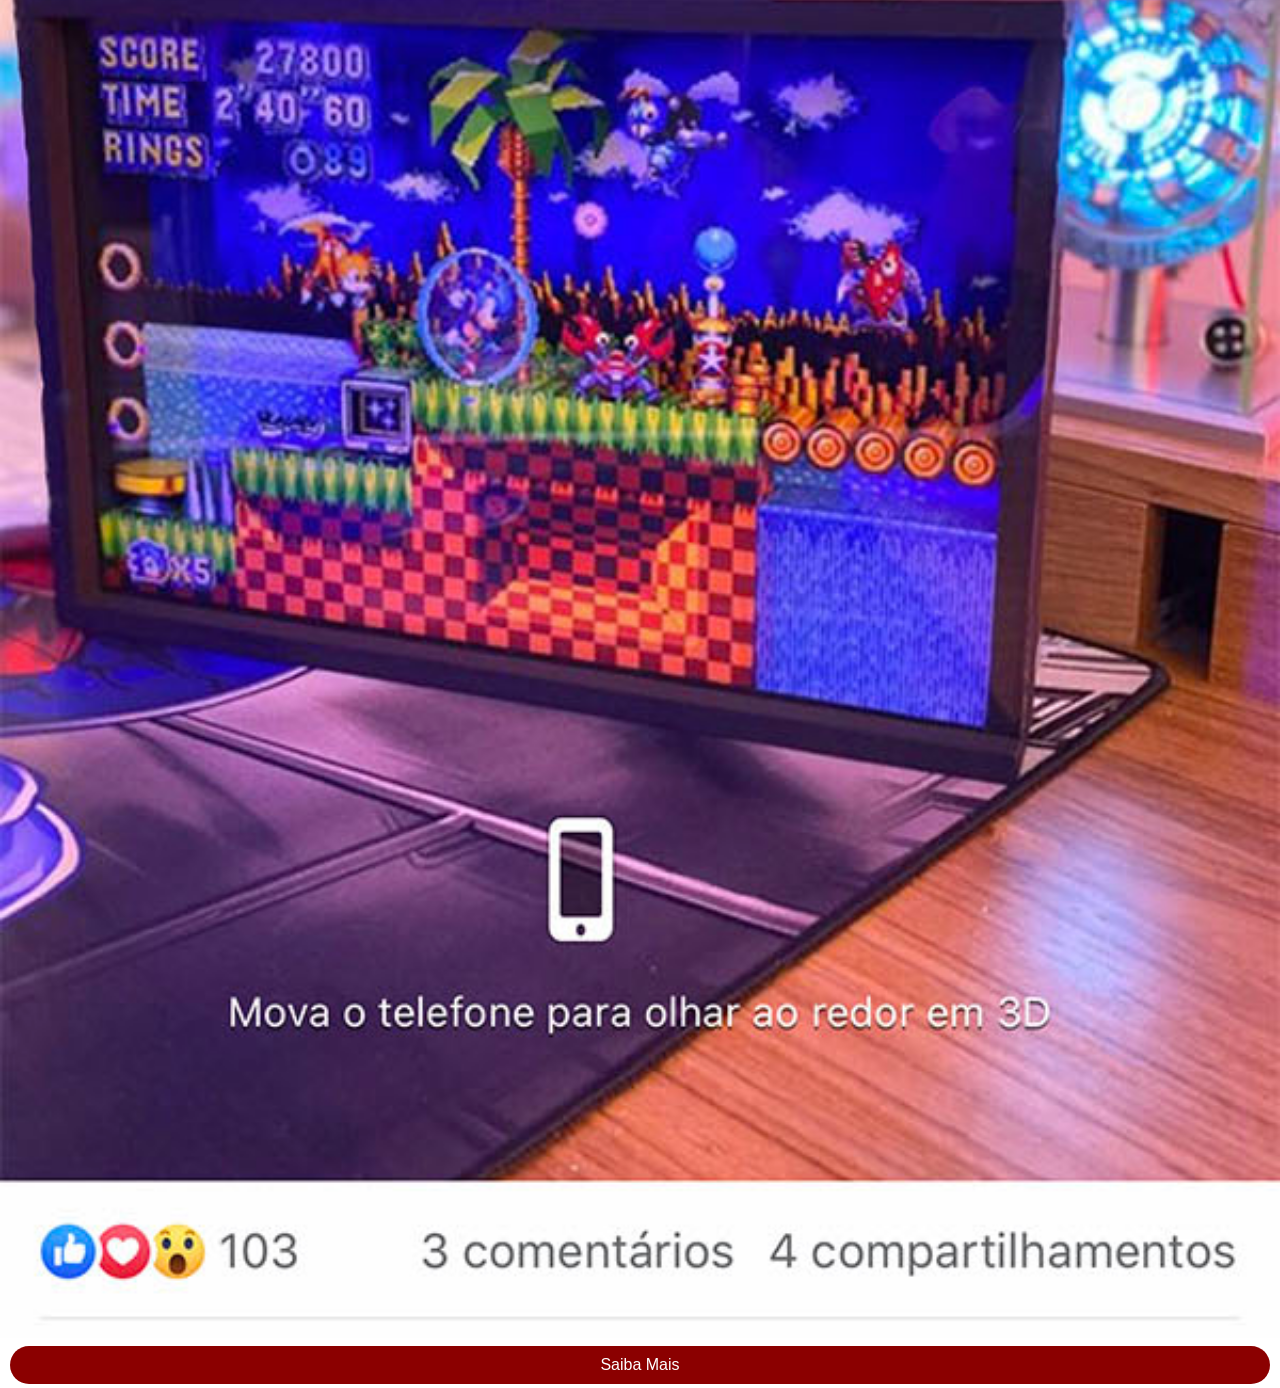
<file: Desafio+Master/modulo-4/d013/facebook.html>
<!DOCTYPE html>
<html lang="pt-br">
<head>
    <meta charset="UTF-8">
    <meta name="viewport" content="width=device-width, initial-scale=1.0">
    <title>Facebook</title>
    <link rel="stylesheet" href="./css/social.css">
</head>
<body>
    <img src="./assets/image/tela-facebook.jpg" alt="tela-facebook">
    <a href="https://www.facebook.com/gustavoguanabara/?locale=pt_BR" target="_blank">Saiba Mais</a>
</body>
</html>
</file>
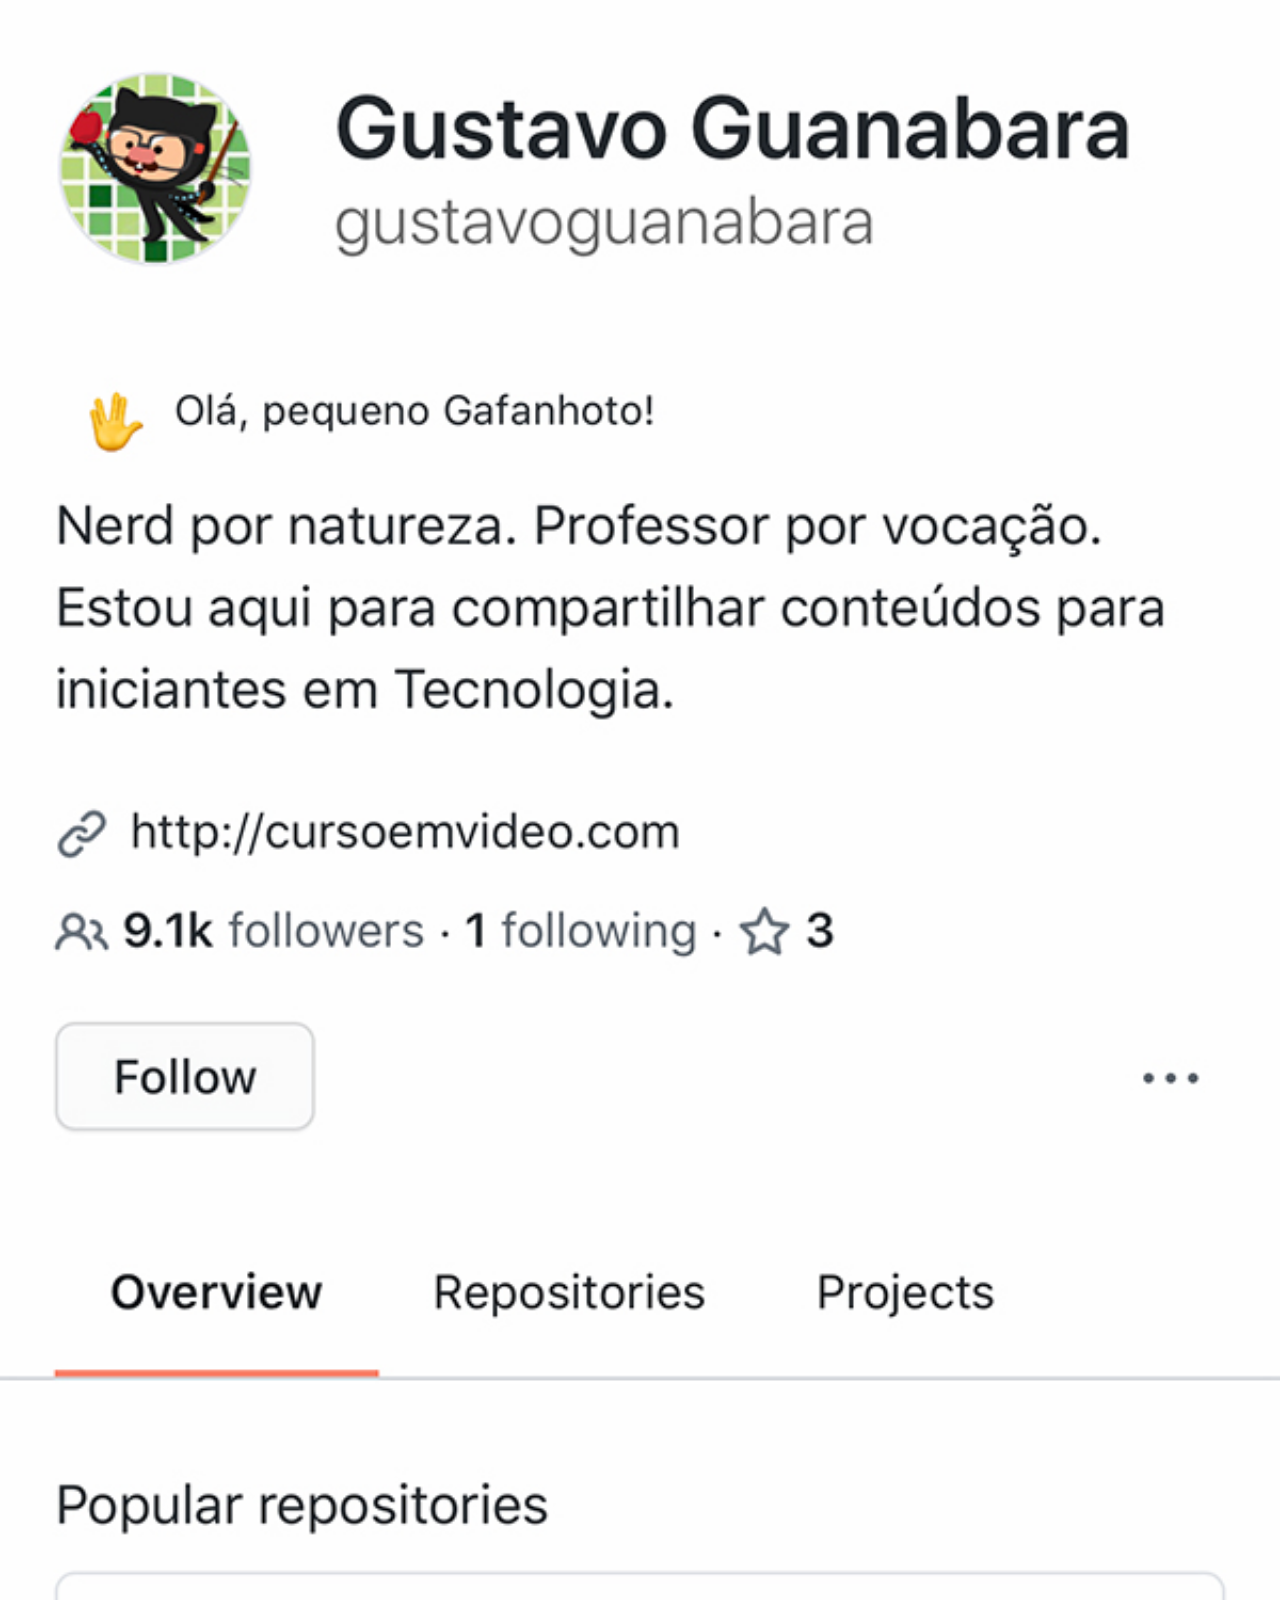
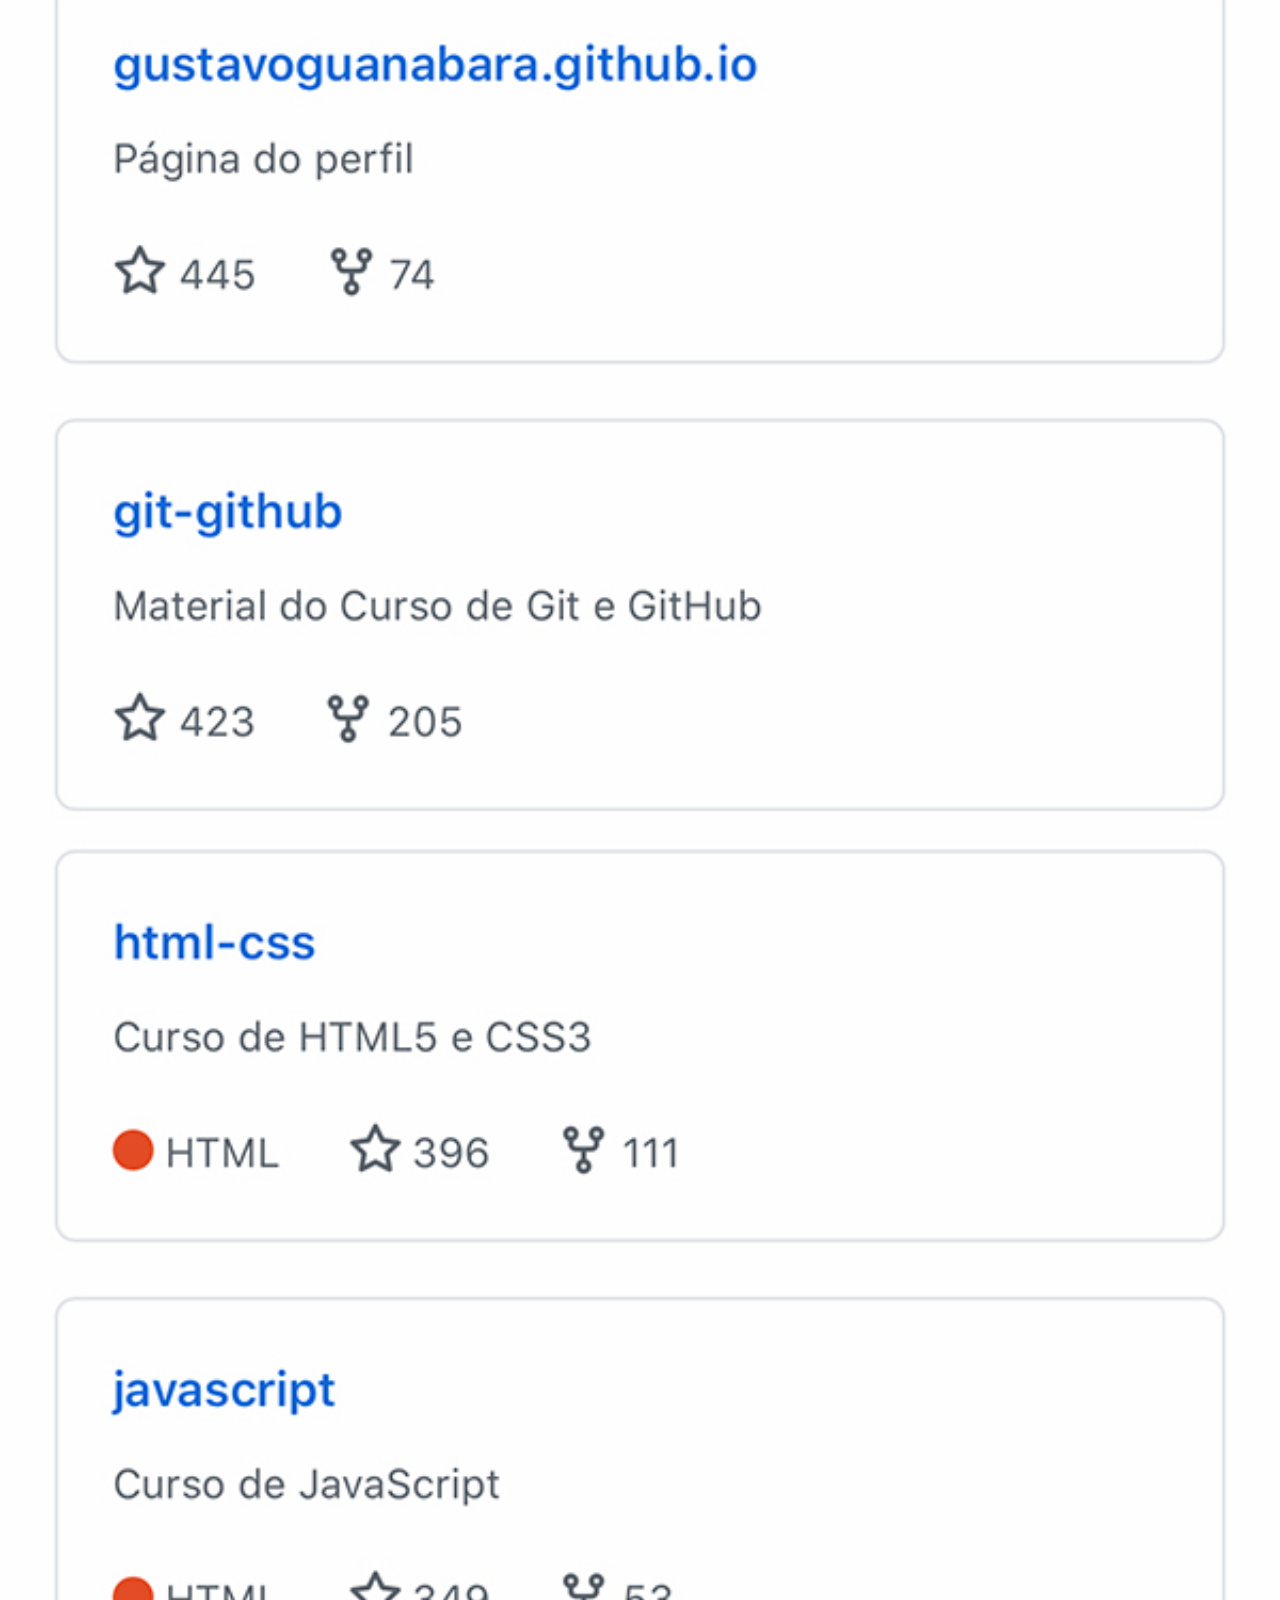
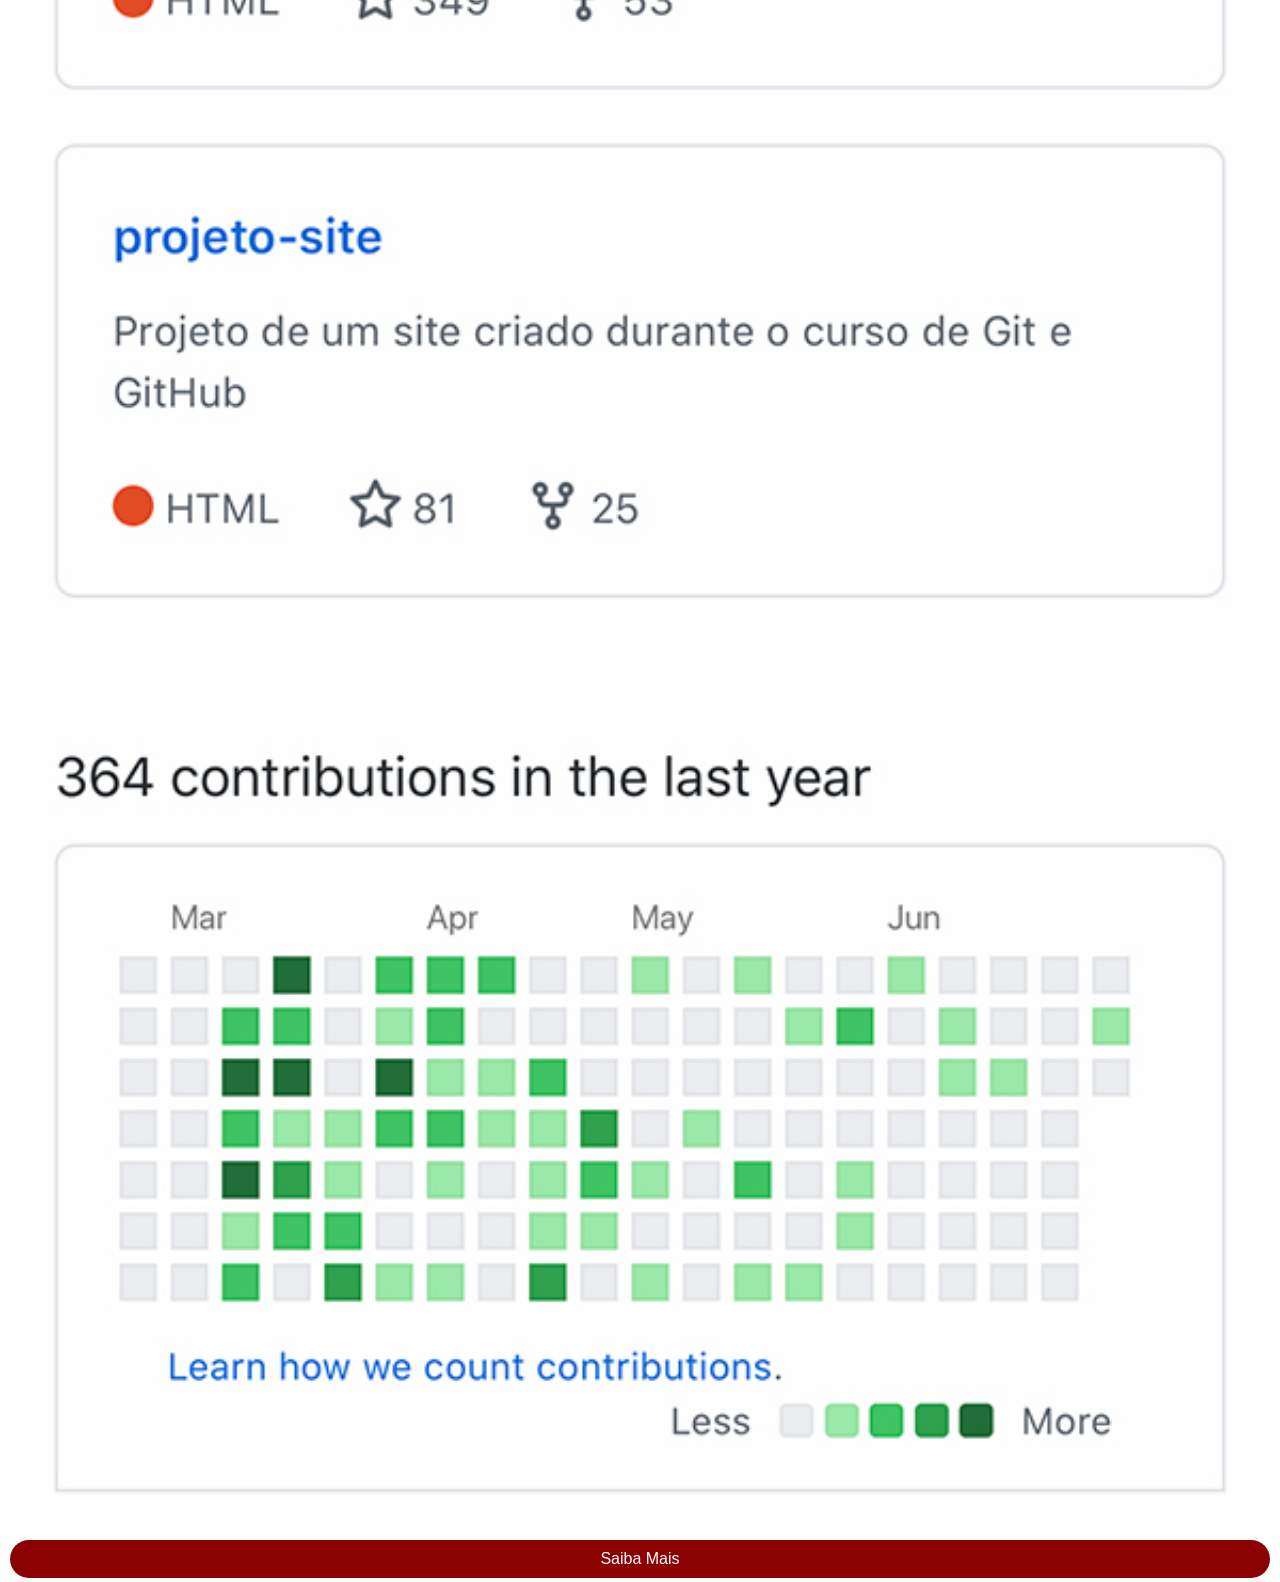
<file: Desafio+Master/modulo-4/d013/github.html>
<!DOCTYPE html>
<html lang="pt-br">
<head>
    <meta charset="UTF-8">
    <meta name="viewport" content="width=device-width, initial-scale=1.0">
    <title>Github</title>
    <link rel="stylesheet" href="./css/social.css">
</head>
<body>
    <img src="./assets/image/tela-github.jpg" alt="tela-github">
    <a href="https://github.com/gustavoguanabara" target="_blank">Saiba Mais</a>
</body>
</html>
</file>
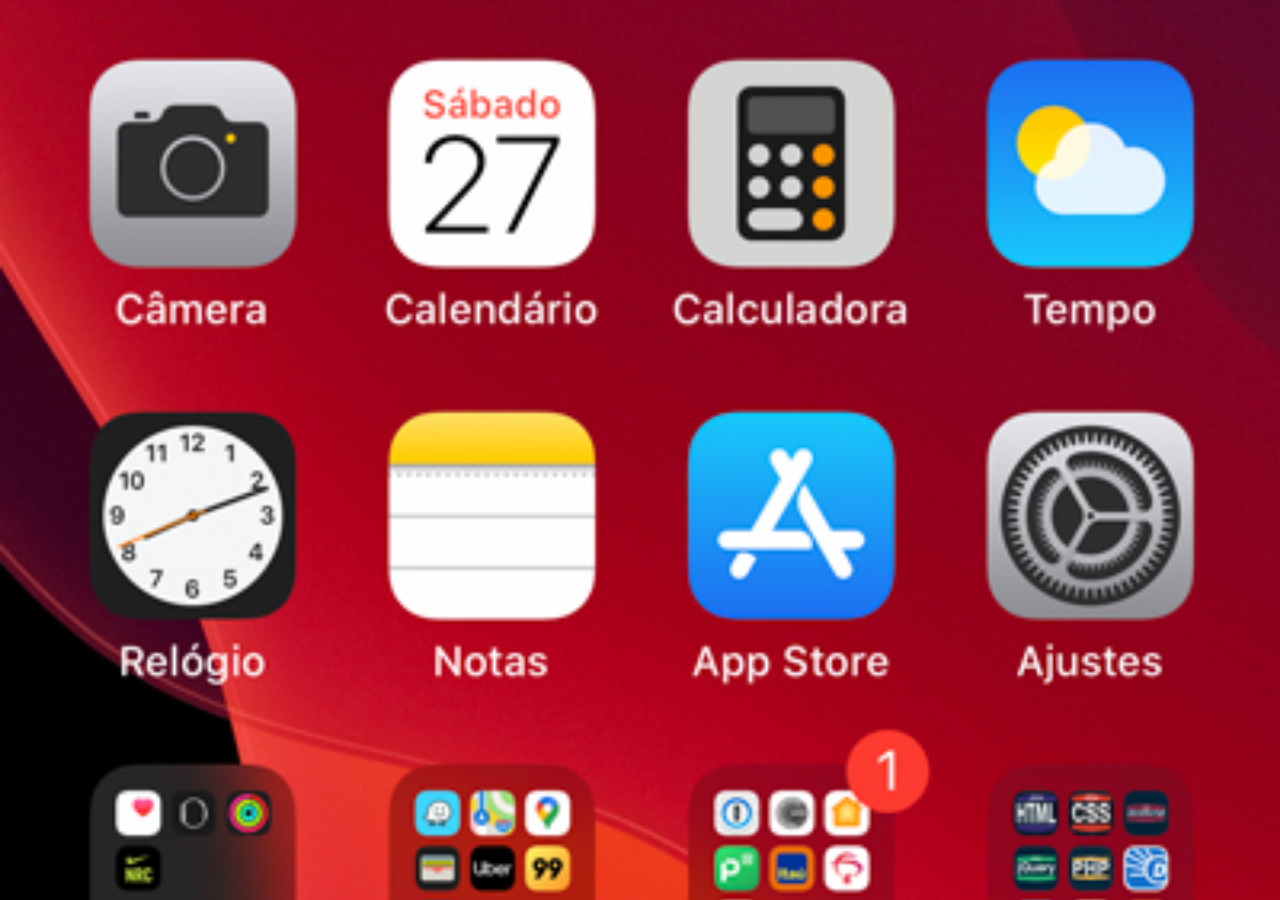
<file: Desafio+Master/modulo-4/d013/home.html>
<!DOCTYPE html>
<html lang="pt-br">
<head>
    <meta charset="UTF-8">
    <meta name="viewport" content="width=device-width, initial-scale=1.0">
    <title>Home</title>
    <style>
        *{
            padding: 0;
            margin: 0;
        }
        body{
            width: 100vw;
            height: 100vh;
            background: black url('./assets/image/tela-home.jpg') ;
            background-size: cover;
        }
    </style>
</head>
<body>
    
</body>
</html>
</file>
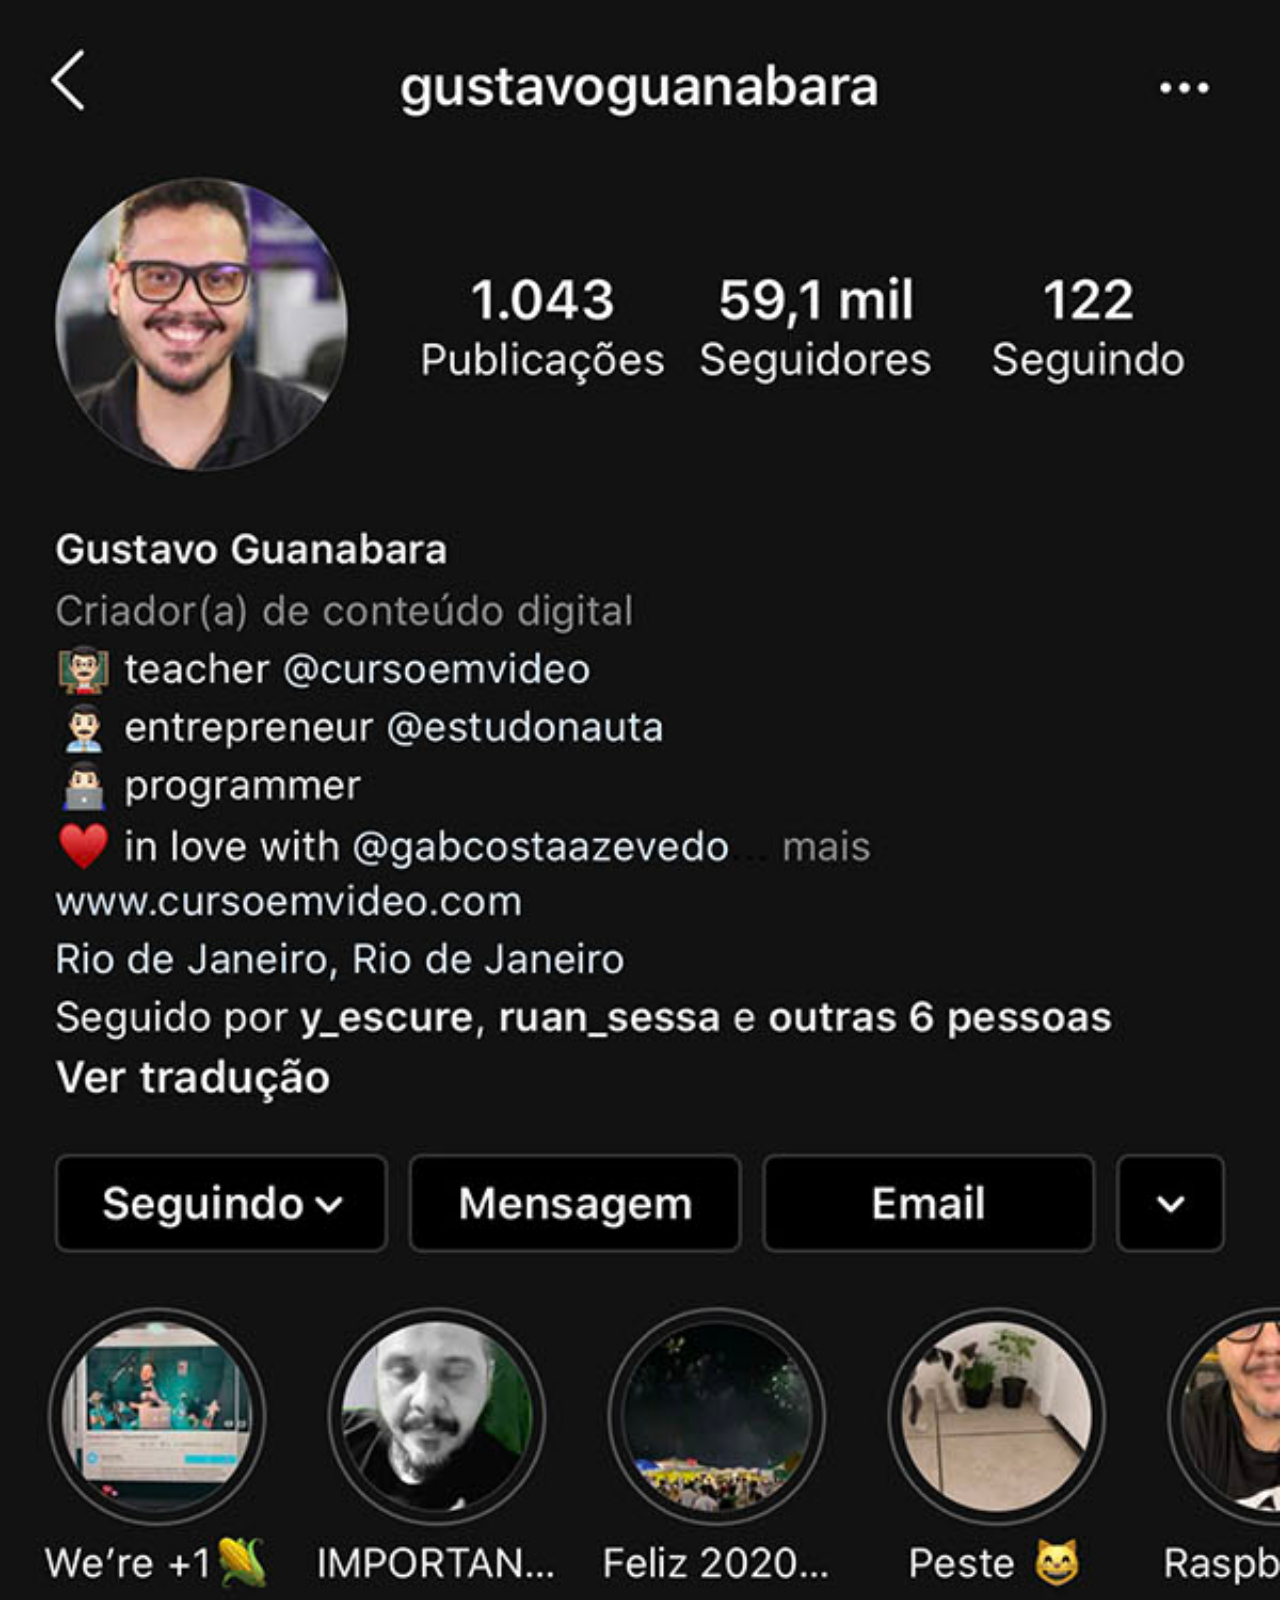
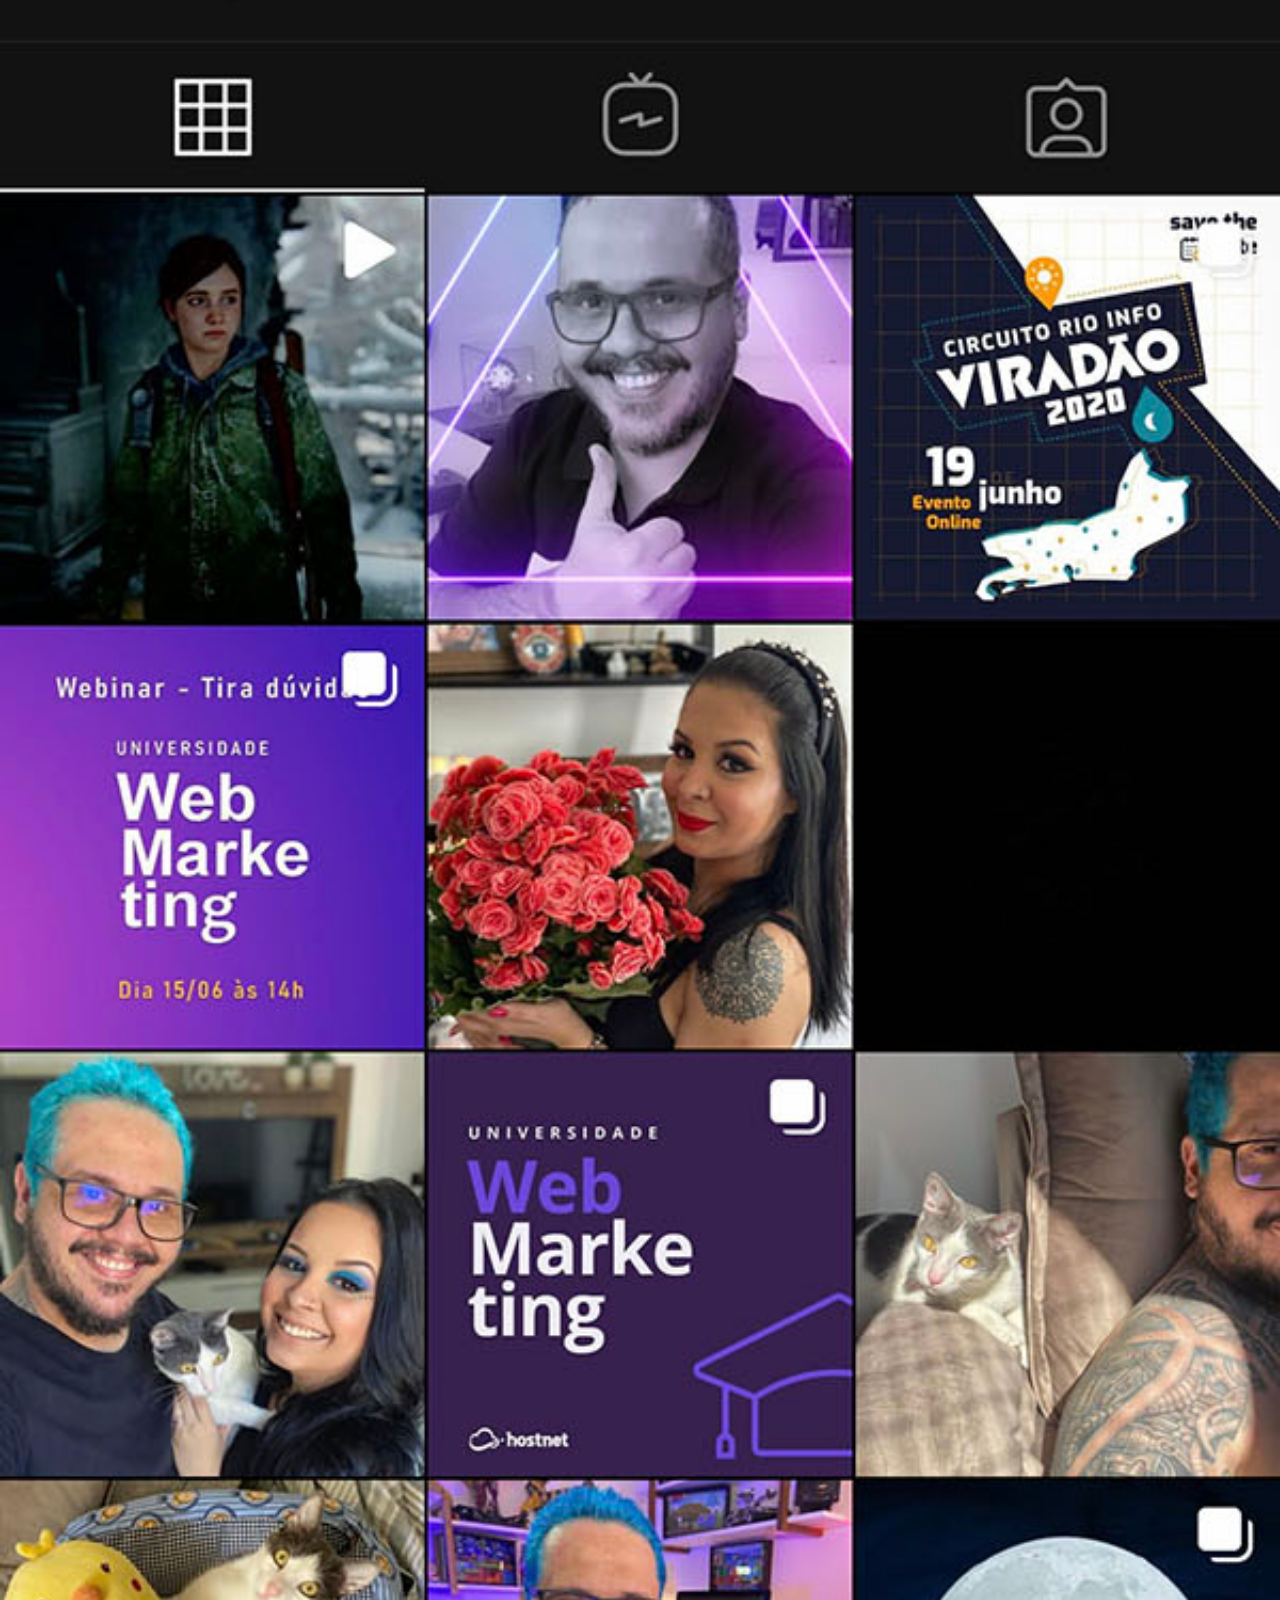
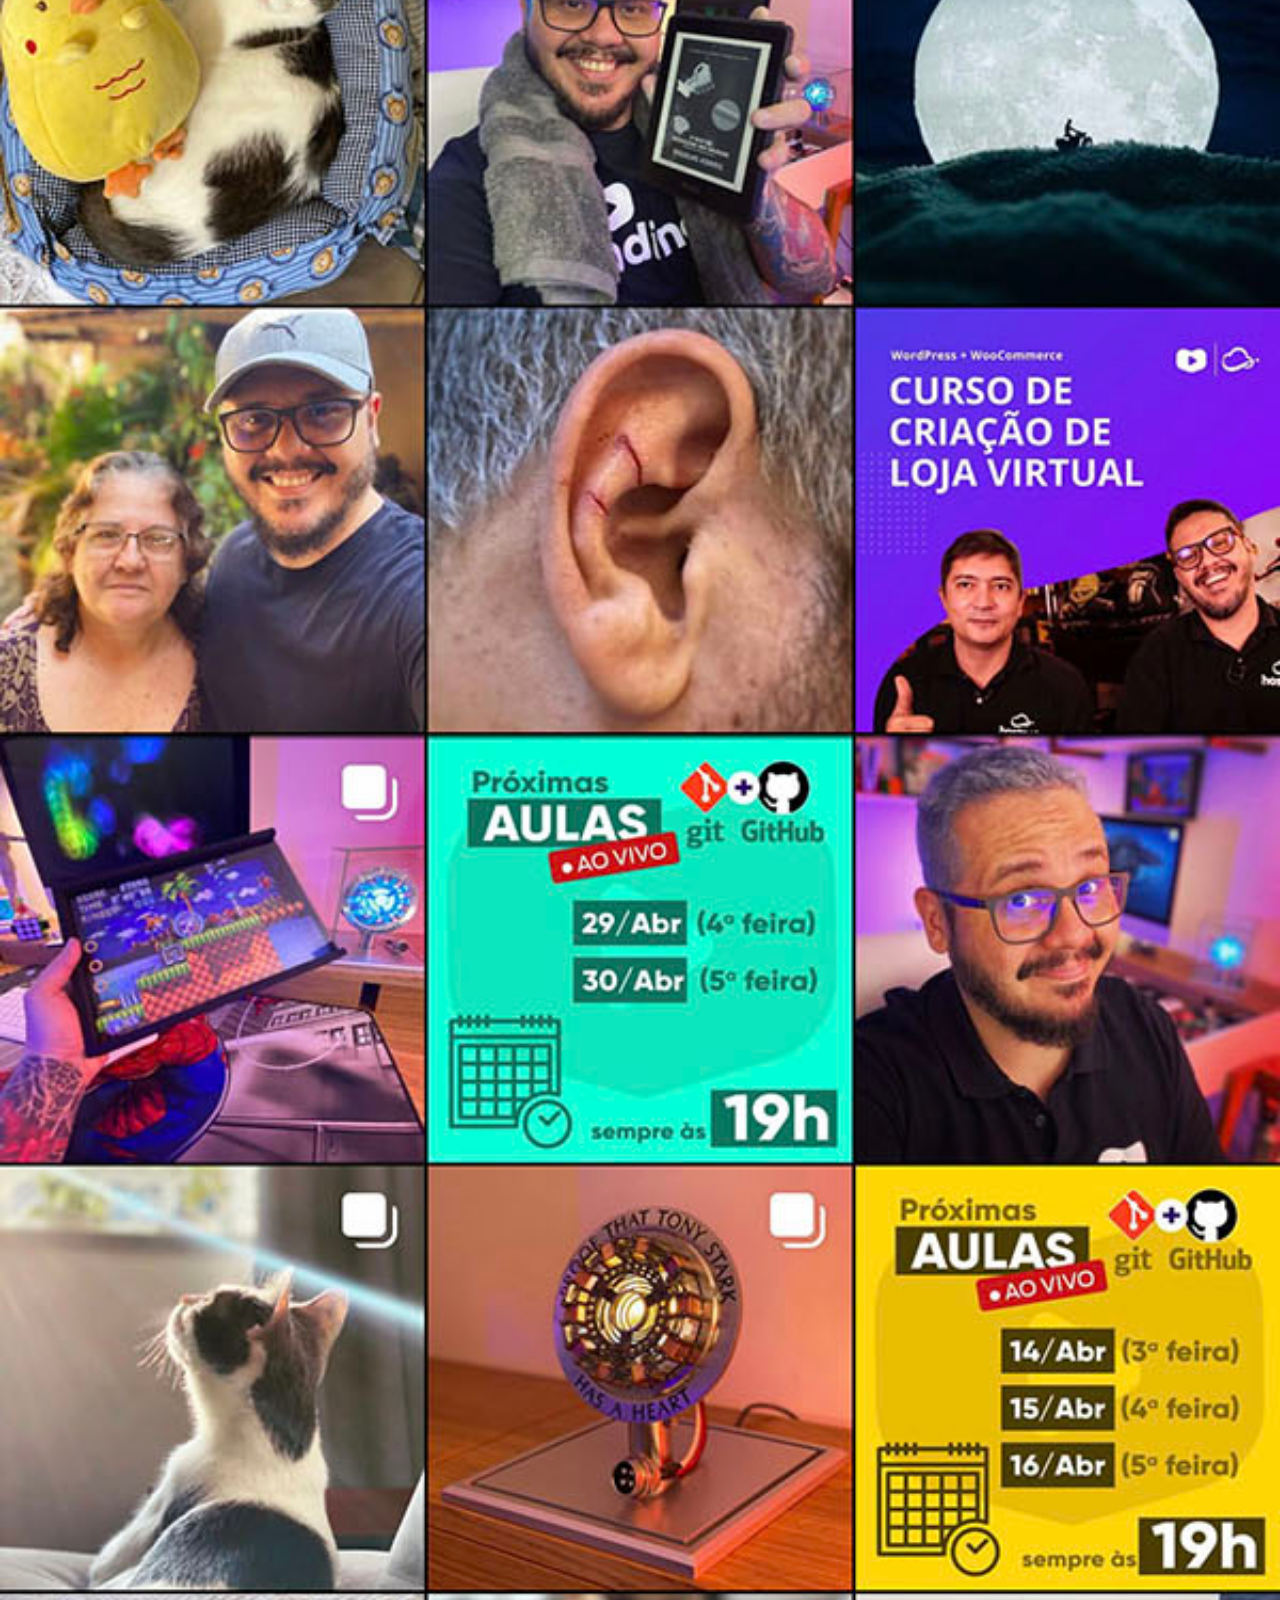
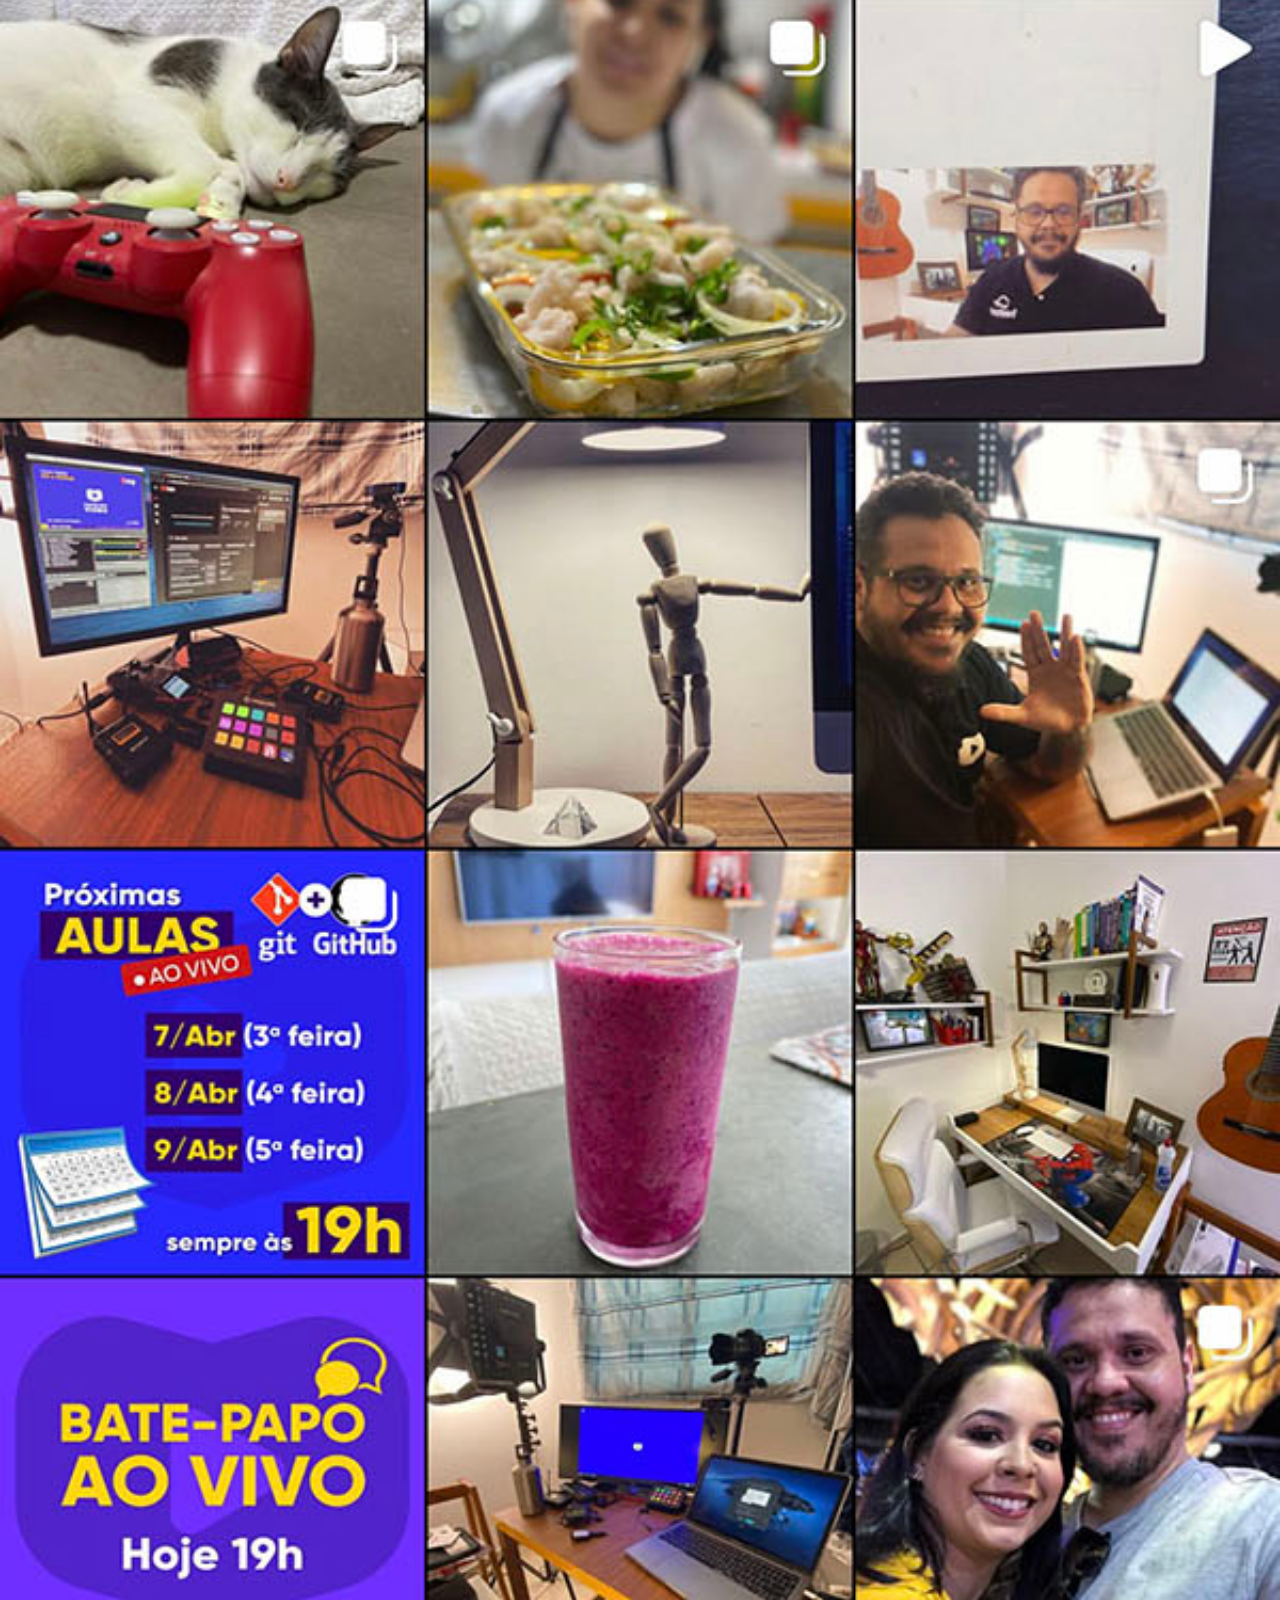
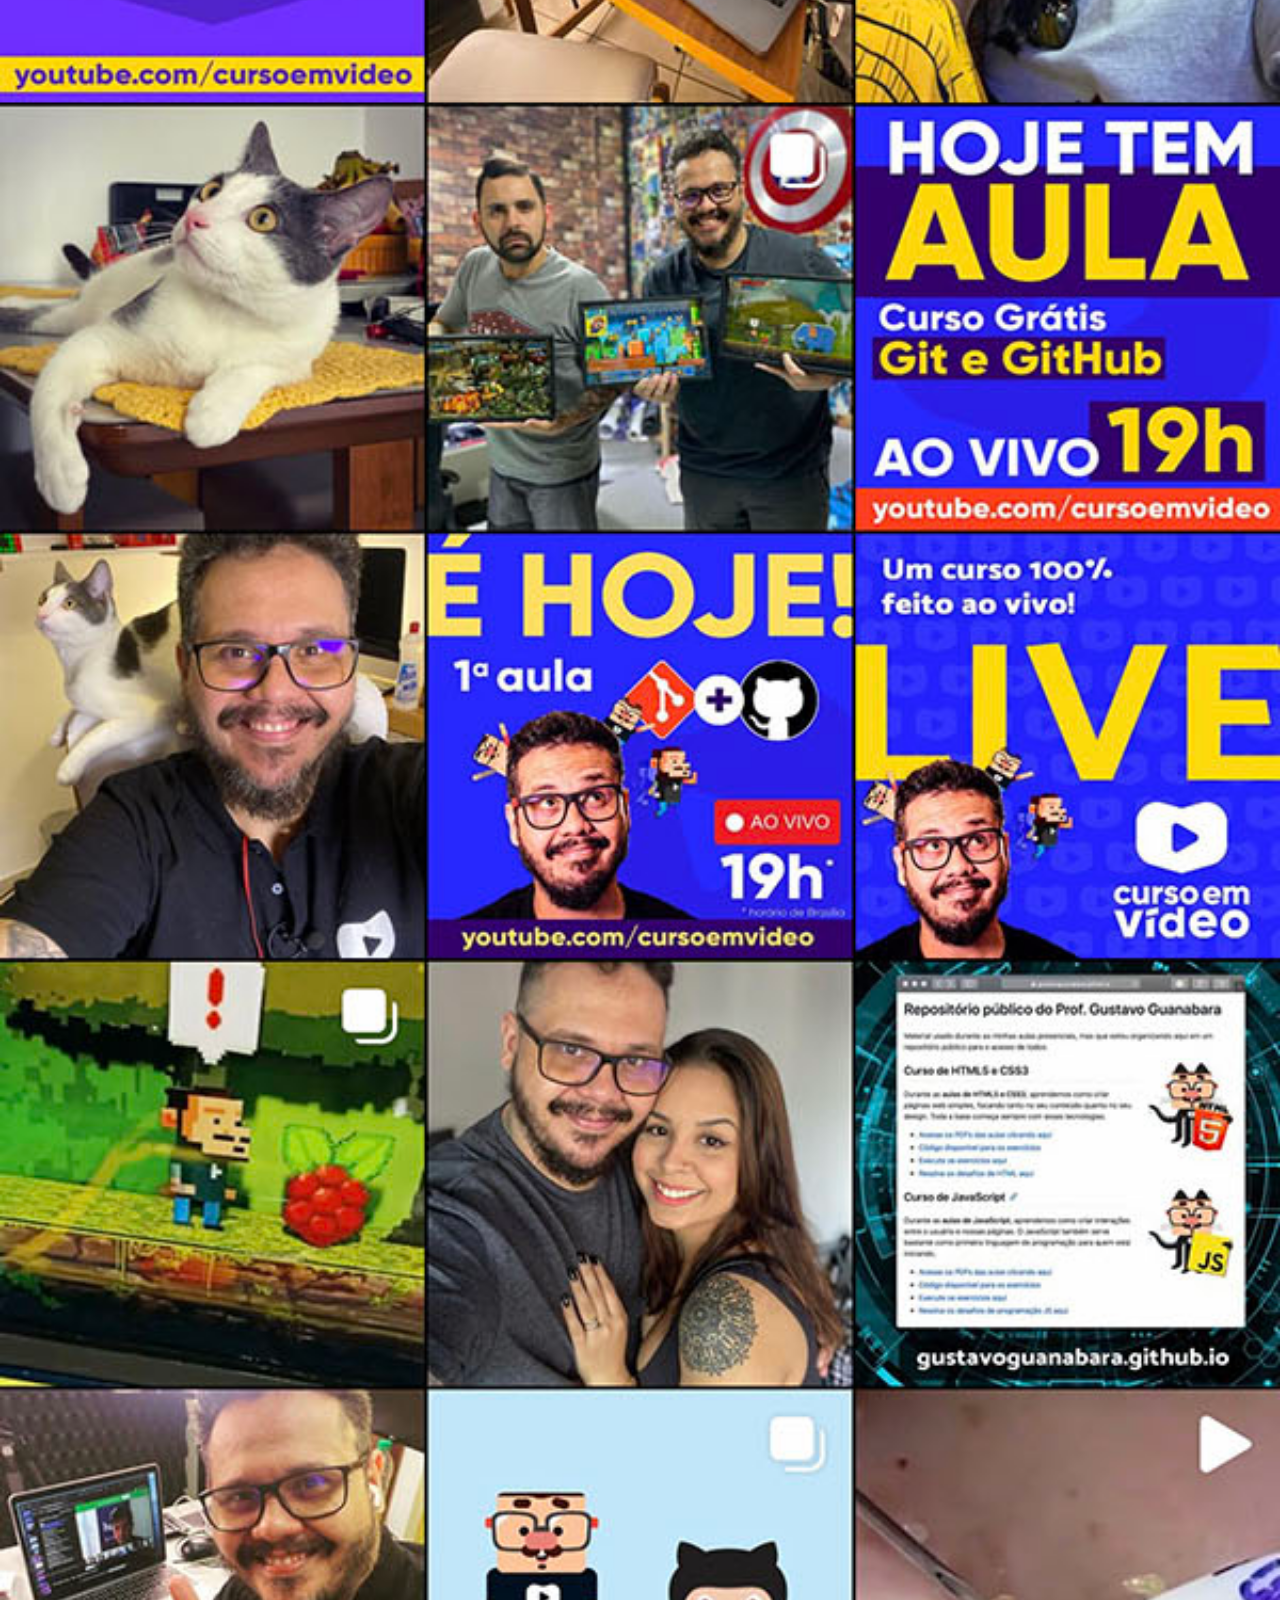
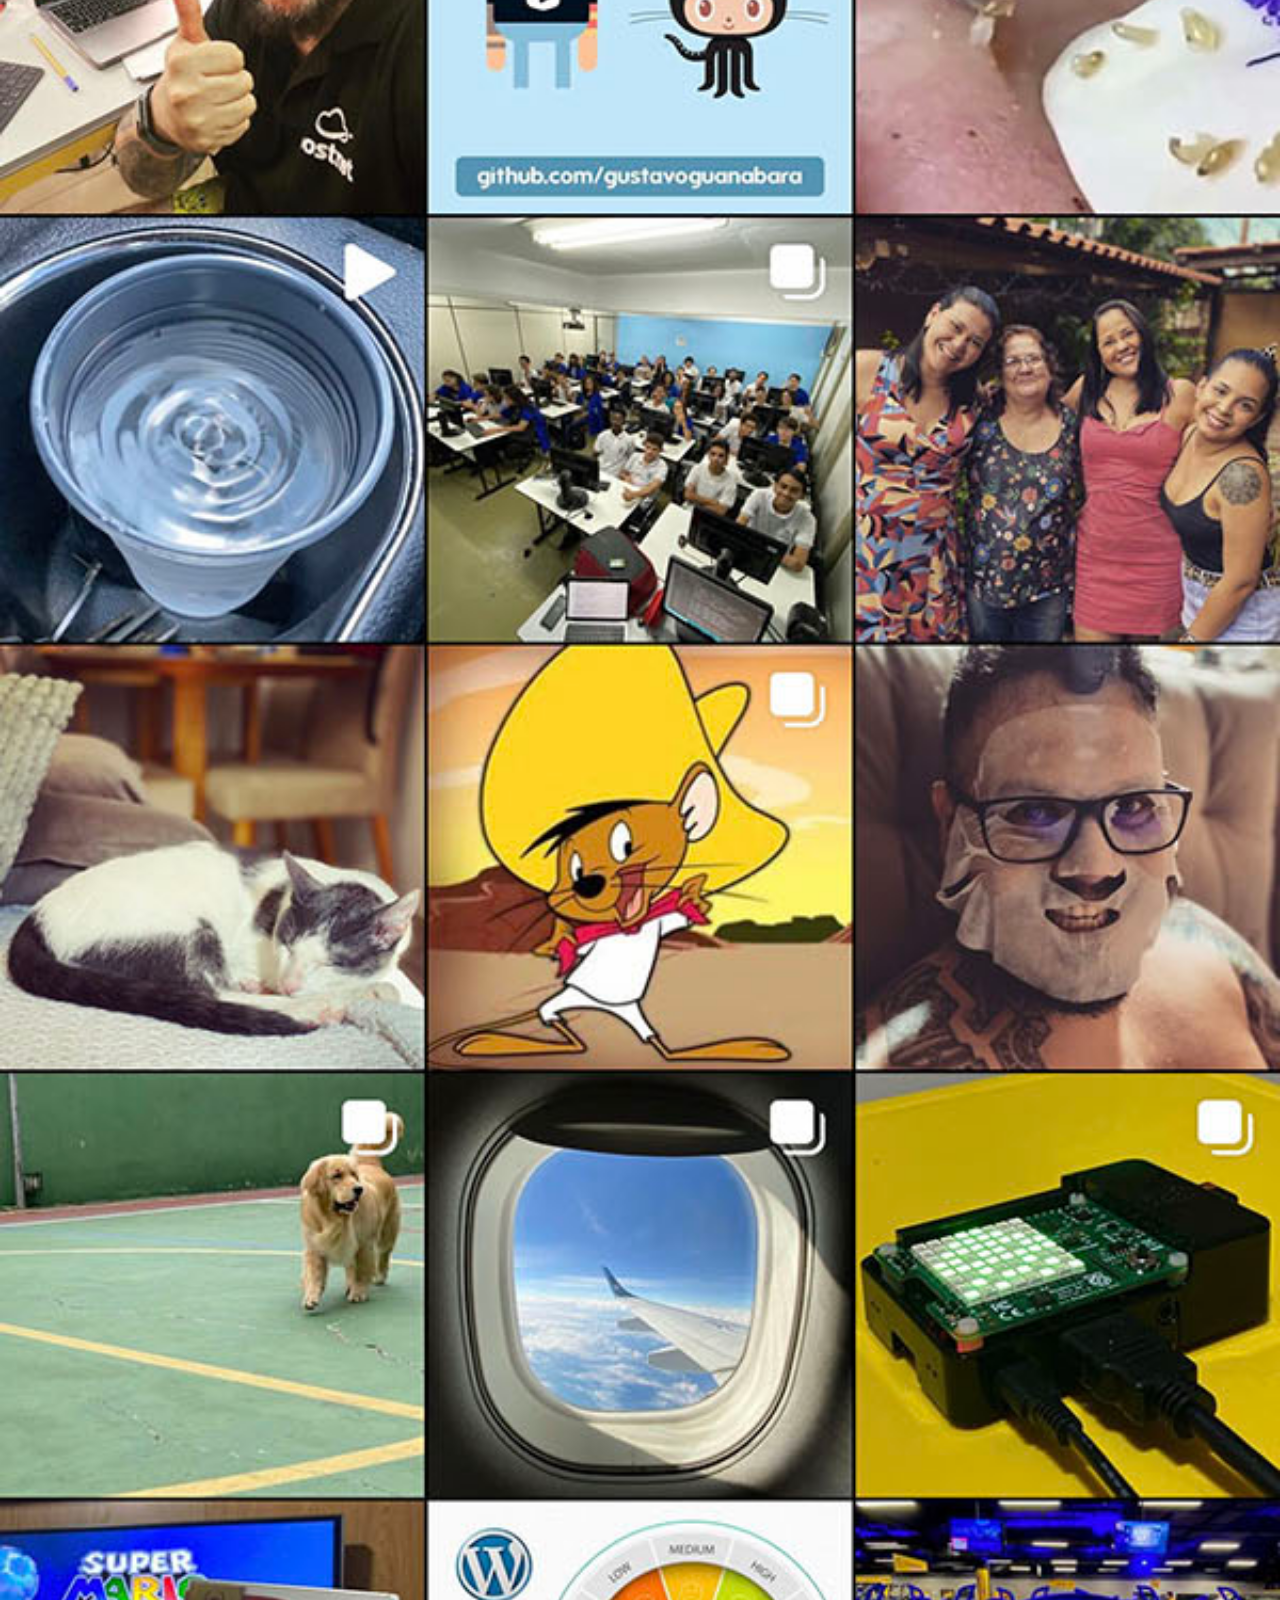
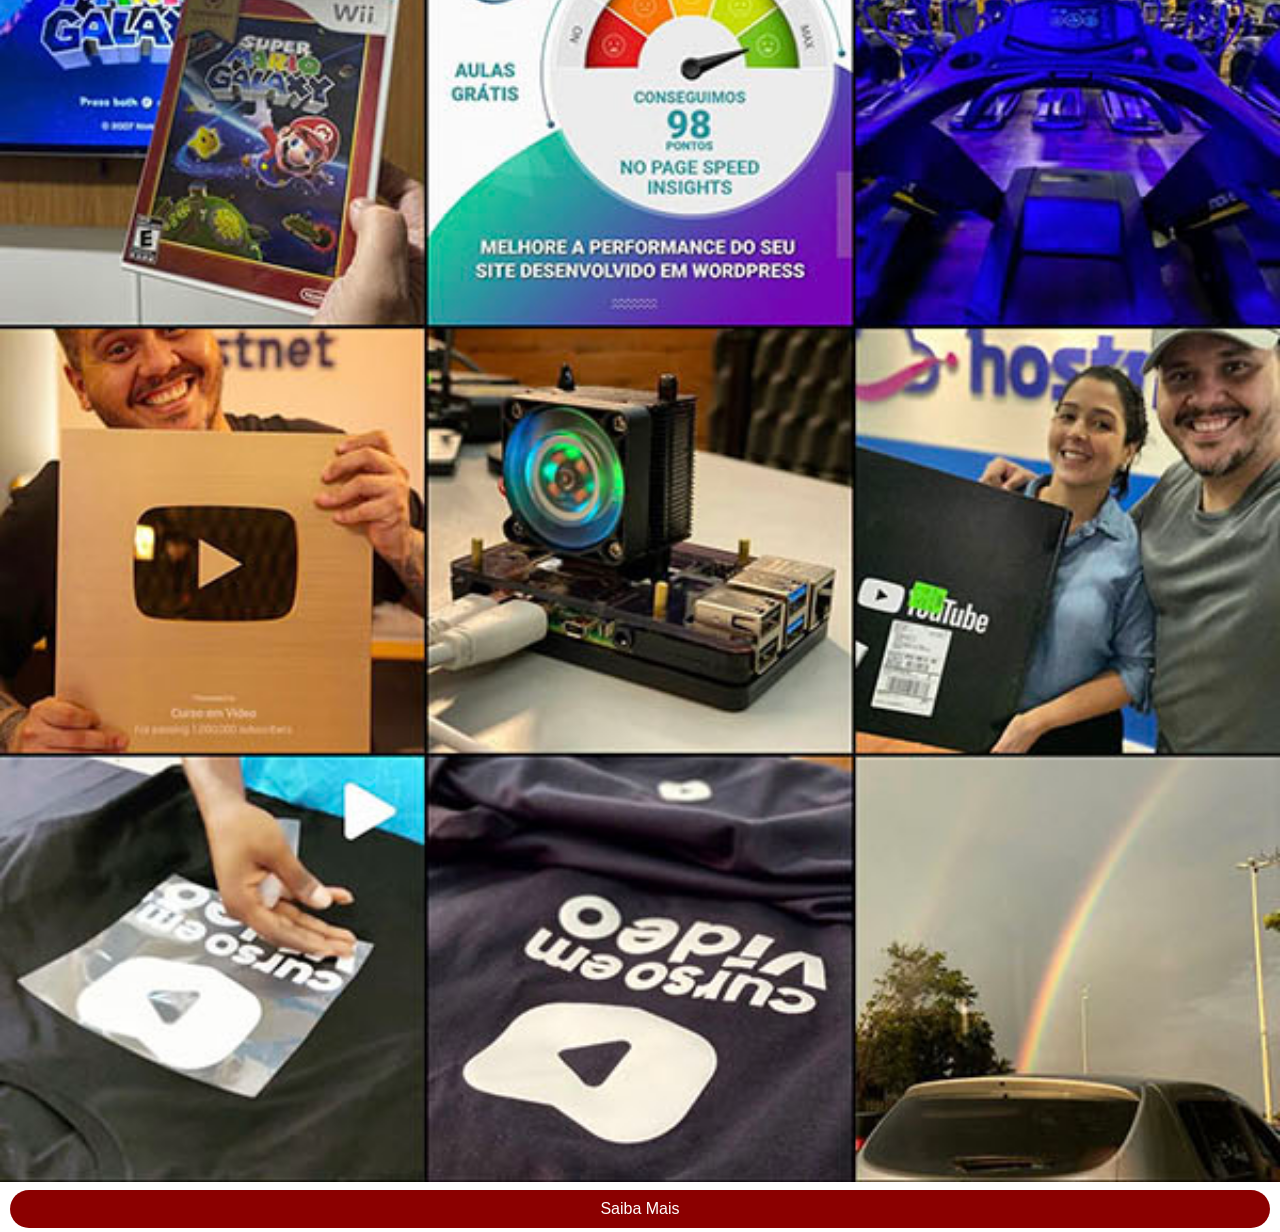
<file: Desafio+Master/modulo-4/d013/instagram.html>
<!DOCTYPE html>
<html lang="pt-br">
<head>
    <meta charset="UTF-8">
    <meta name="viewport" content="width=device-width, initial-scale=1.0">
    <title>Instagram</title>
    <link rel="stylesheet" href="./css/social.css">
</head>
<body>
    <img src="./assets/image/tela-instagram.jpg" alt="tela-instagram">
    <a href="https://www.instagram.com/gustavoguanabara/" target="_blank">Saiba Mais</a>
</body>
</html>
</file>
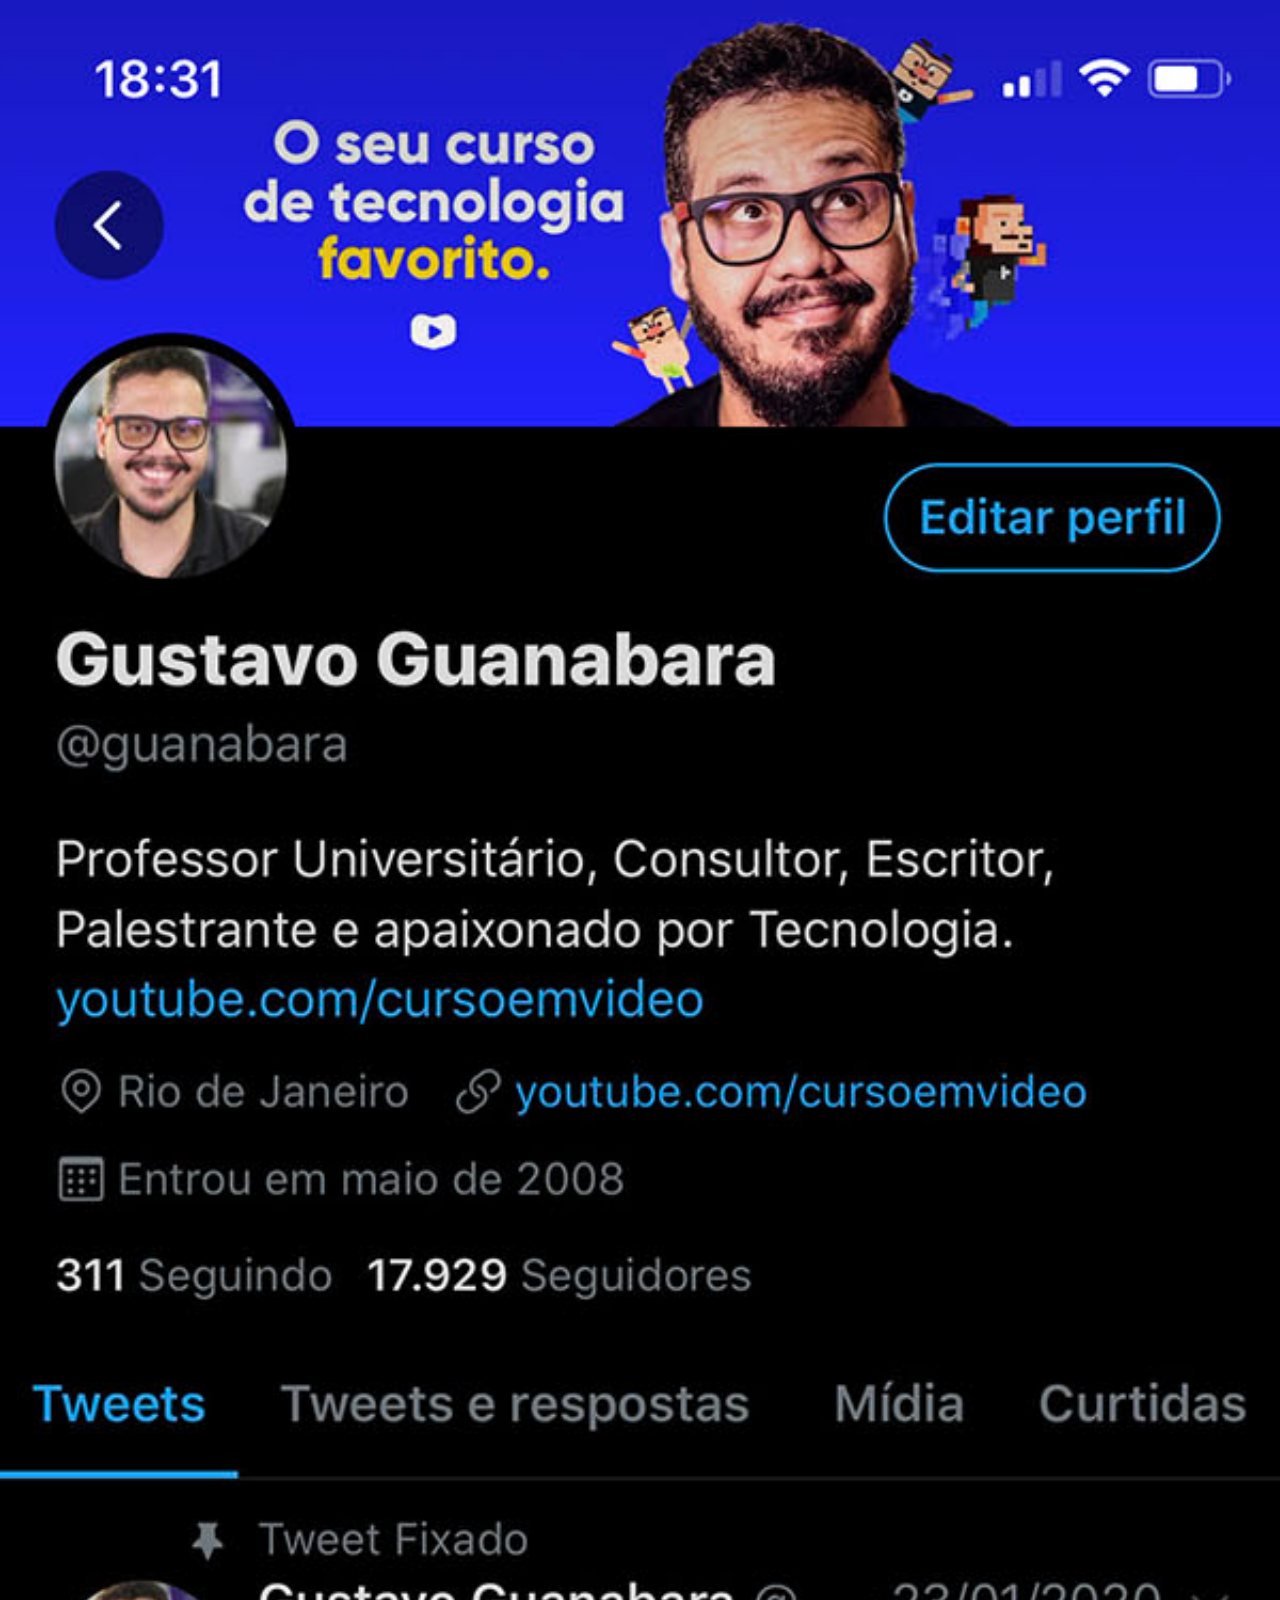
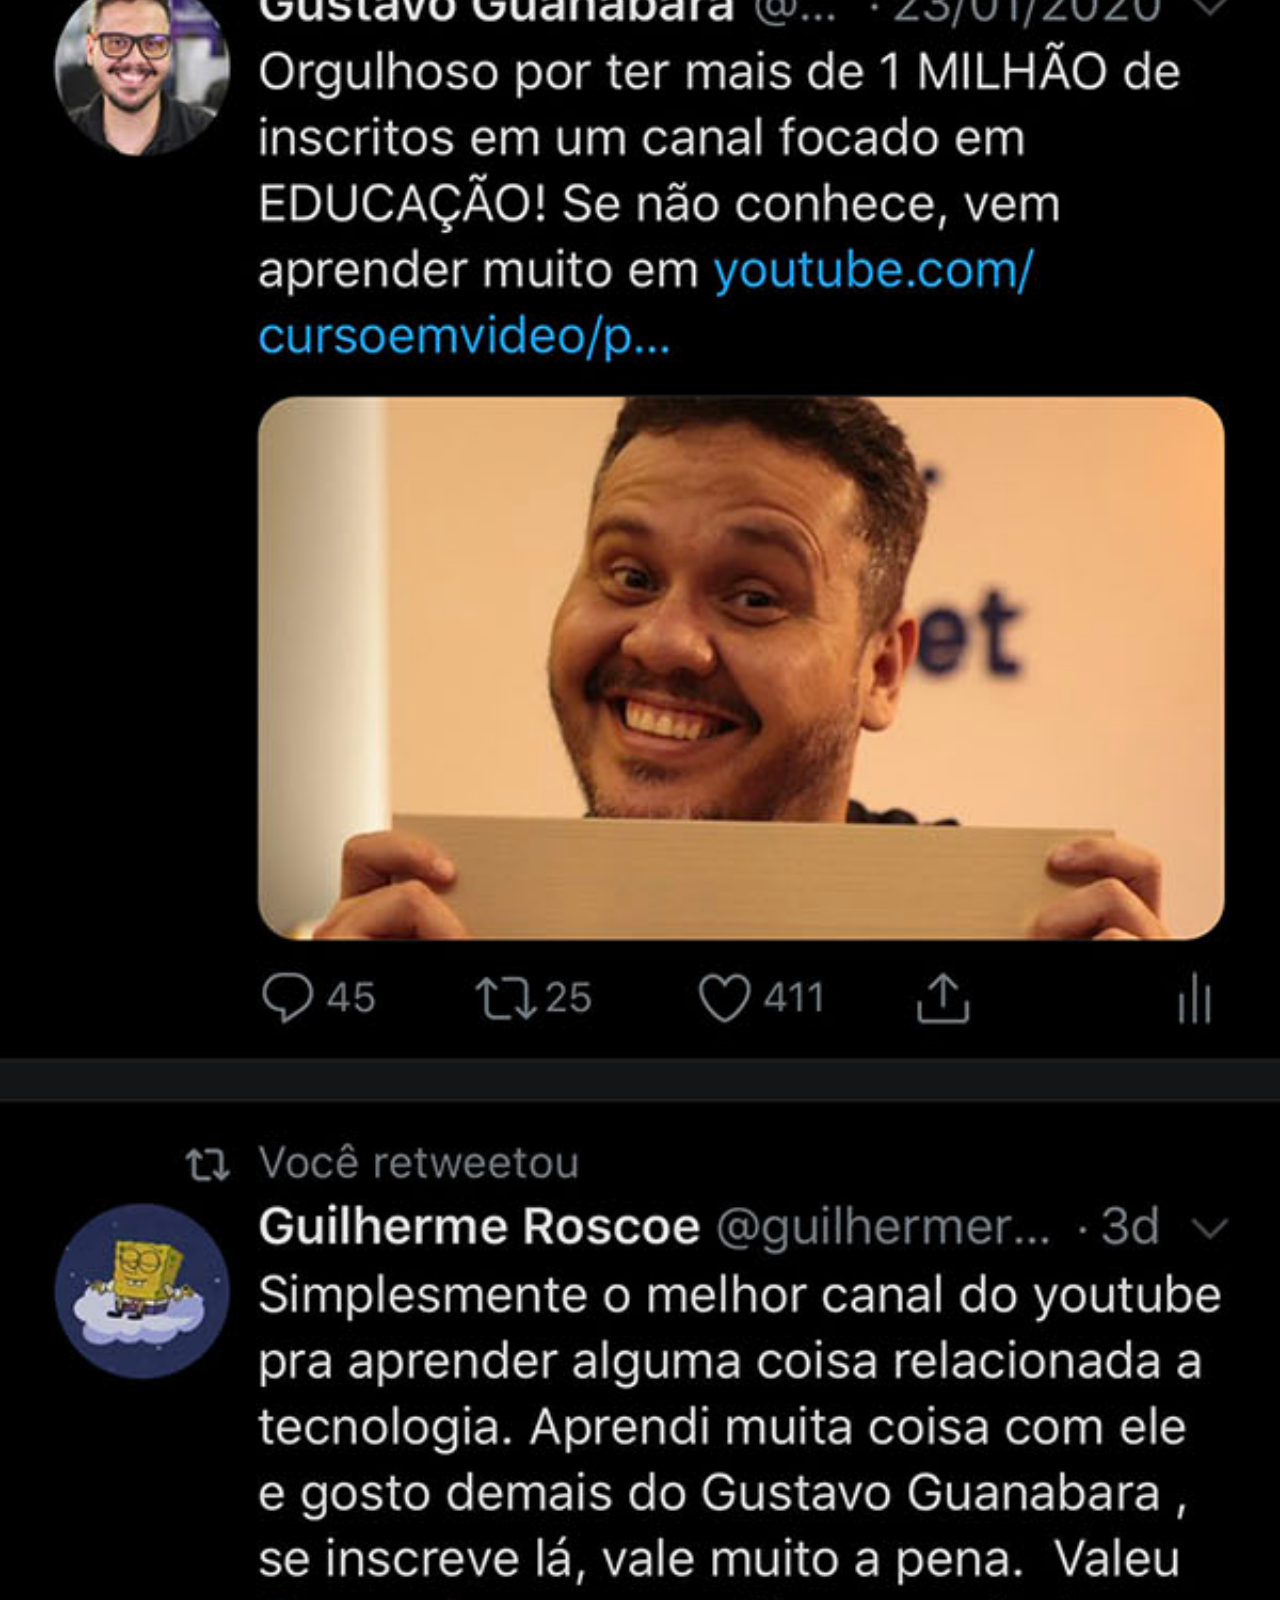
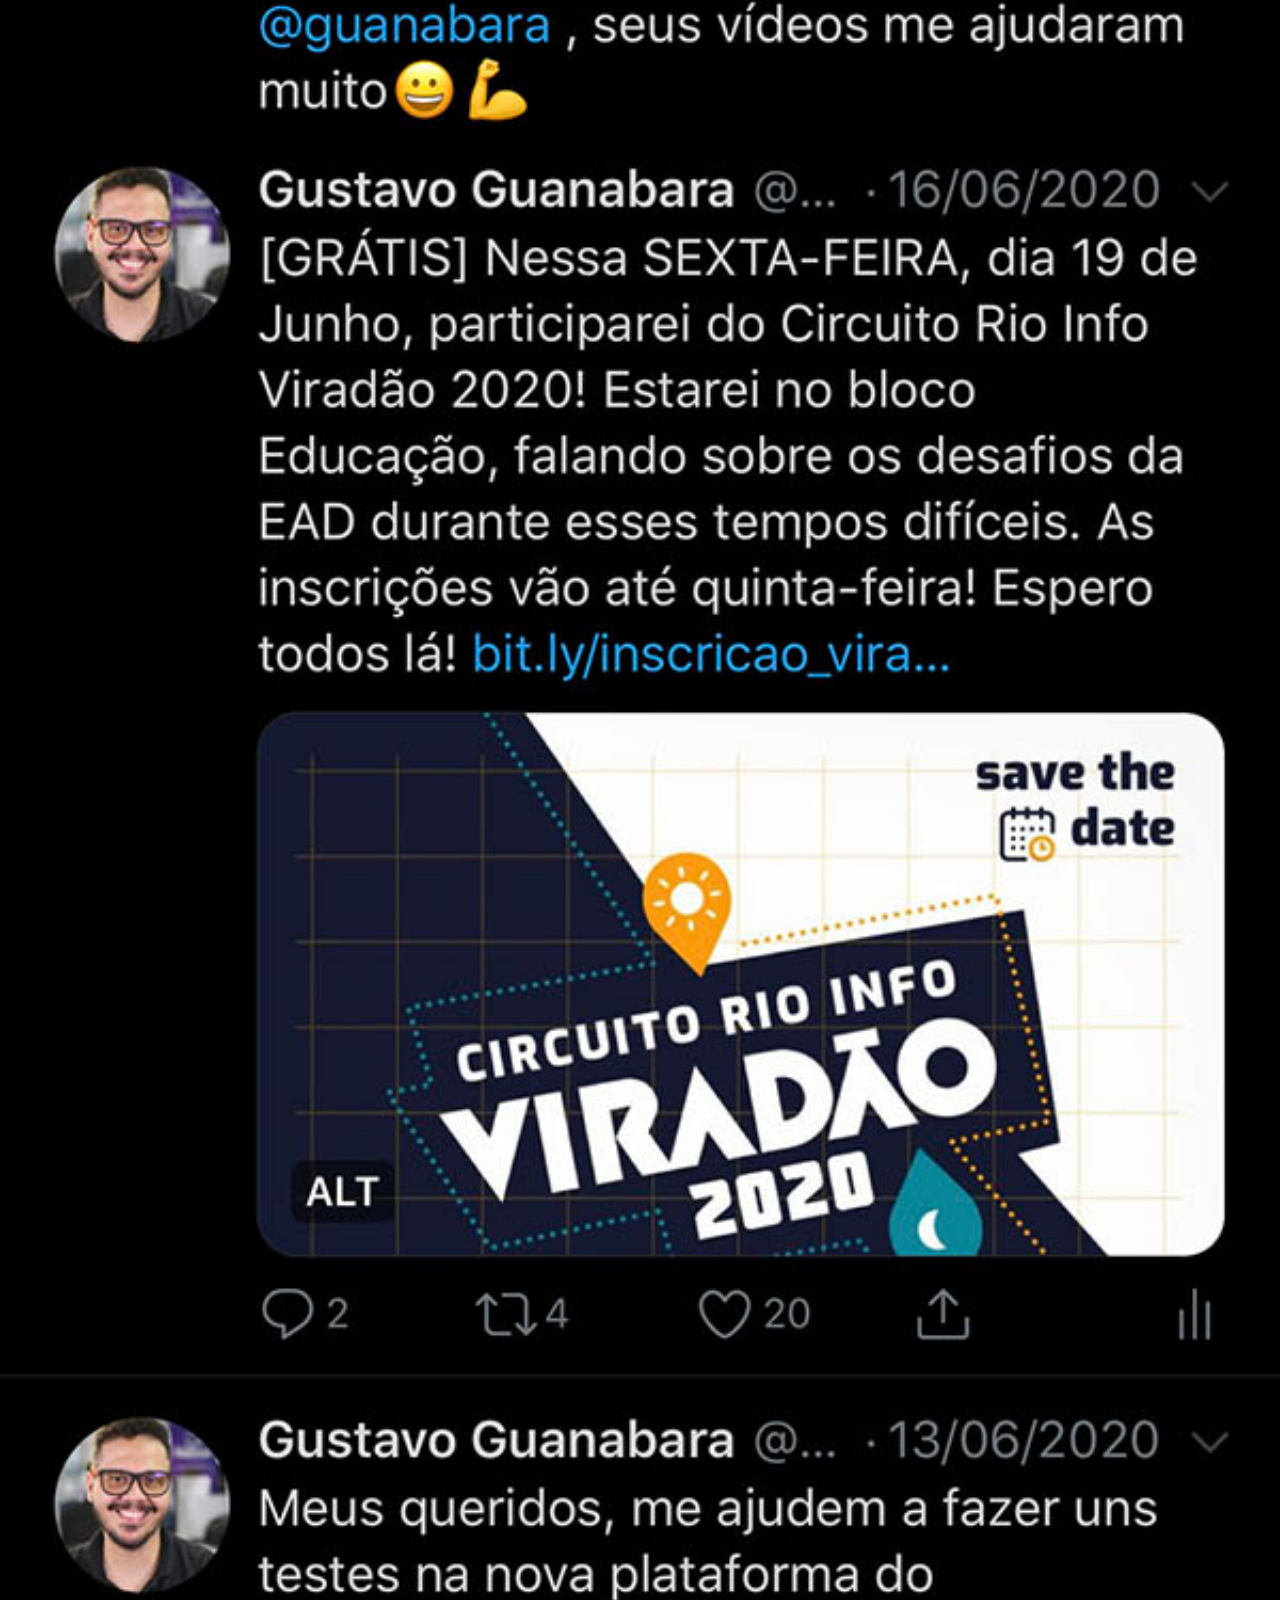
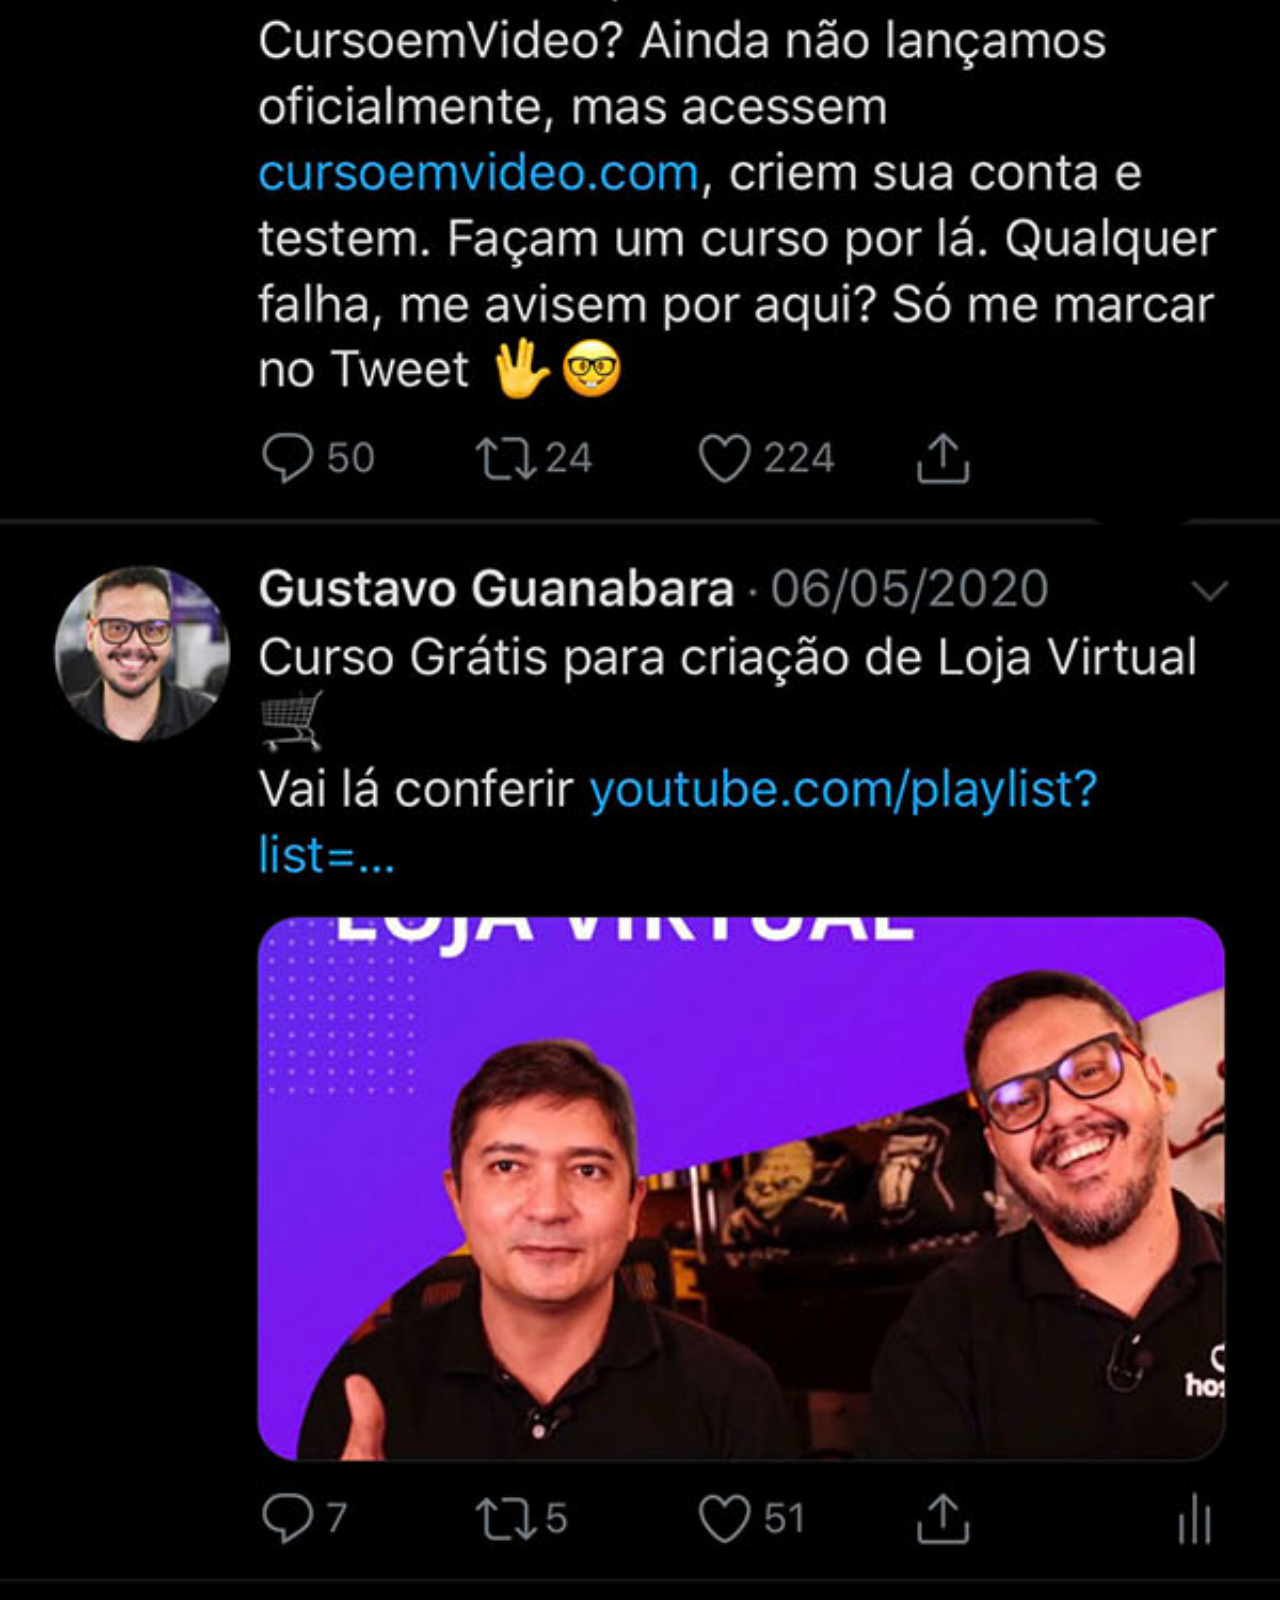
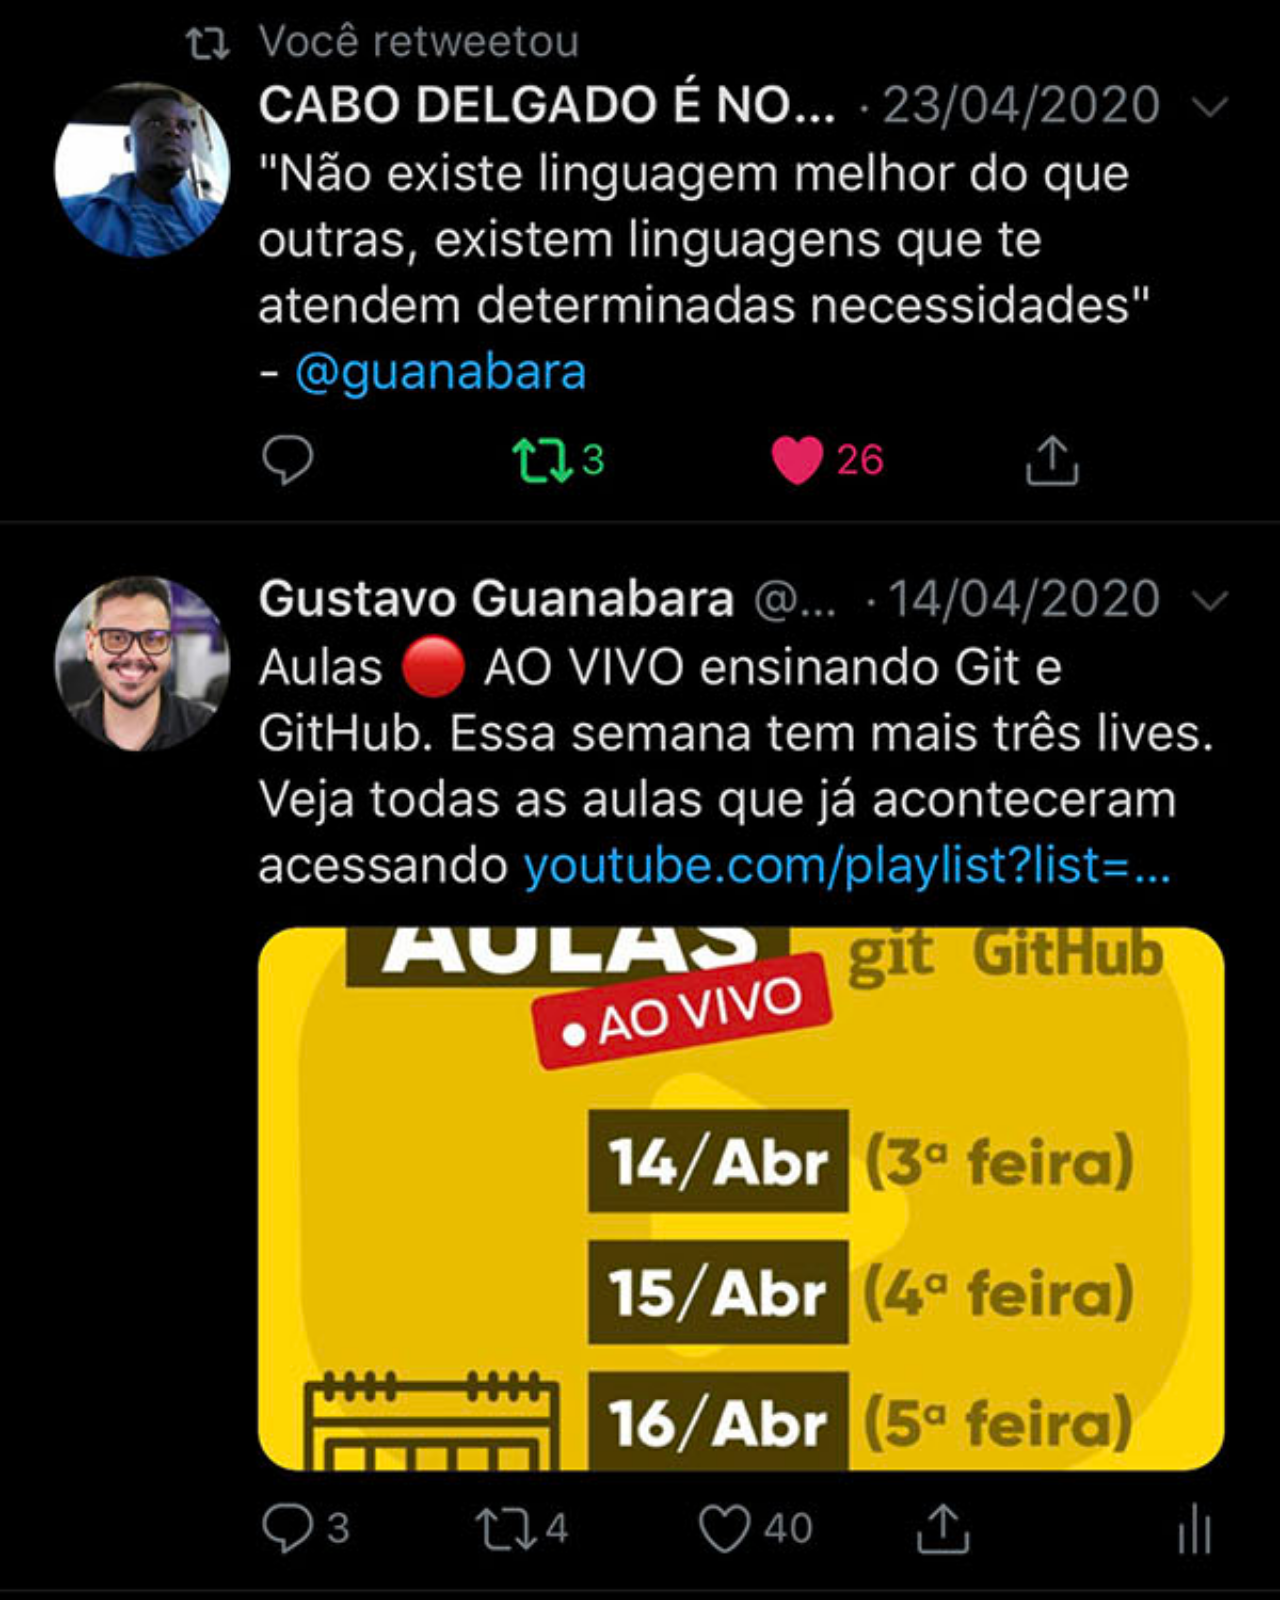
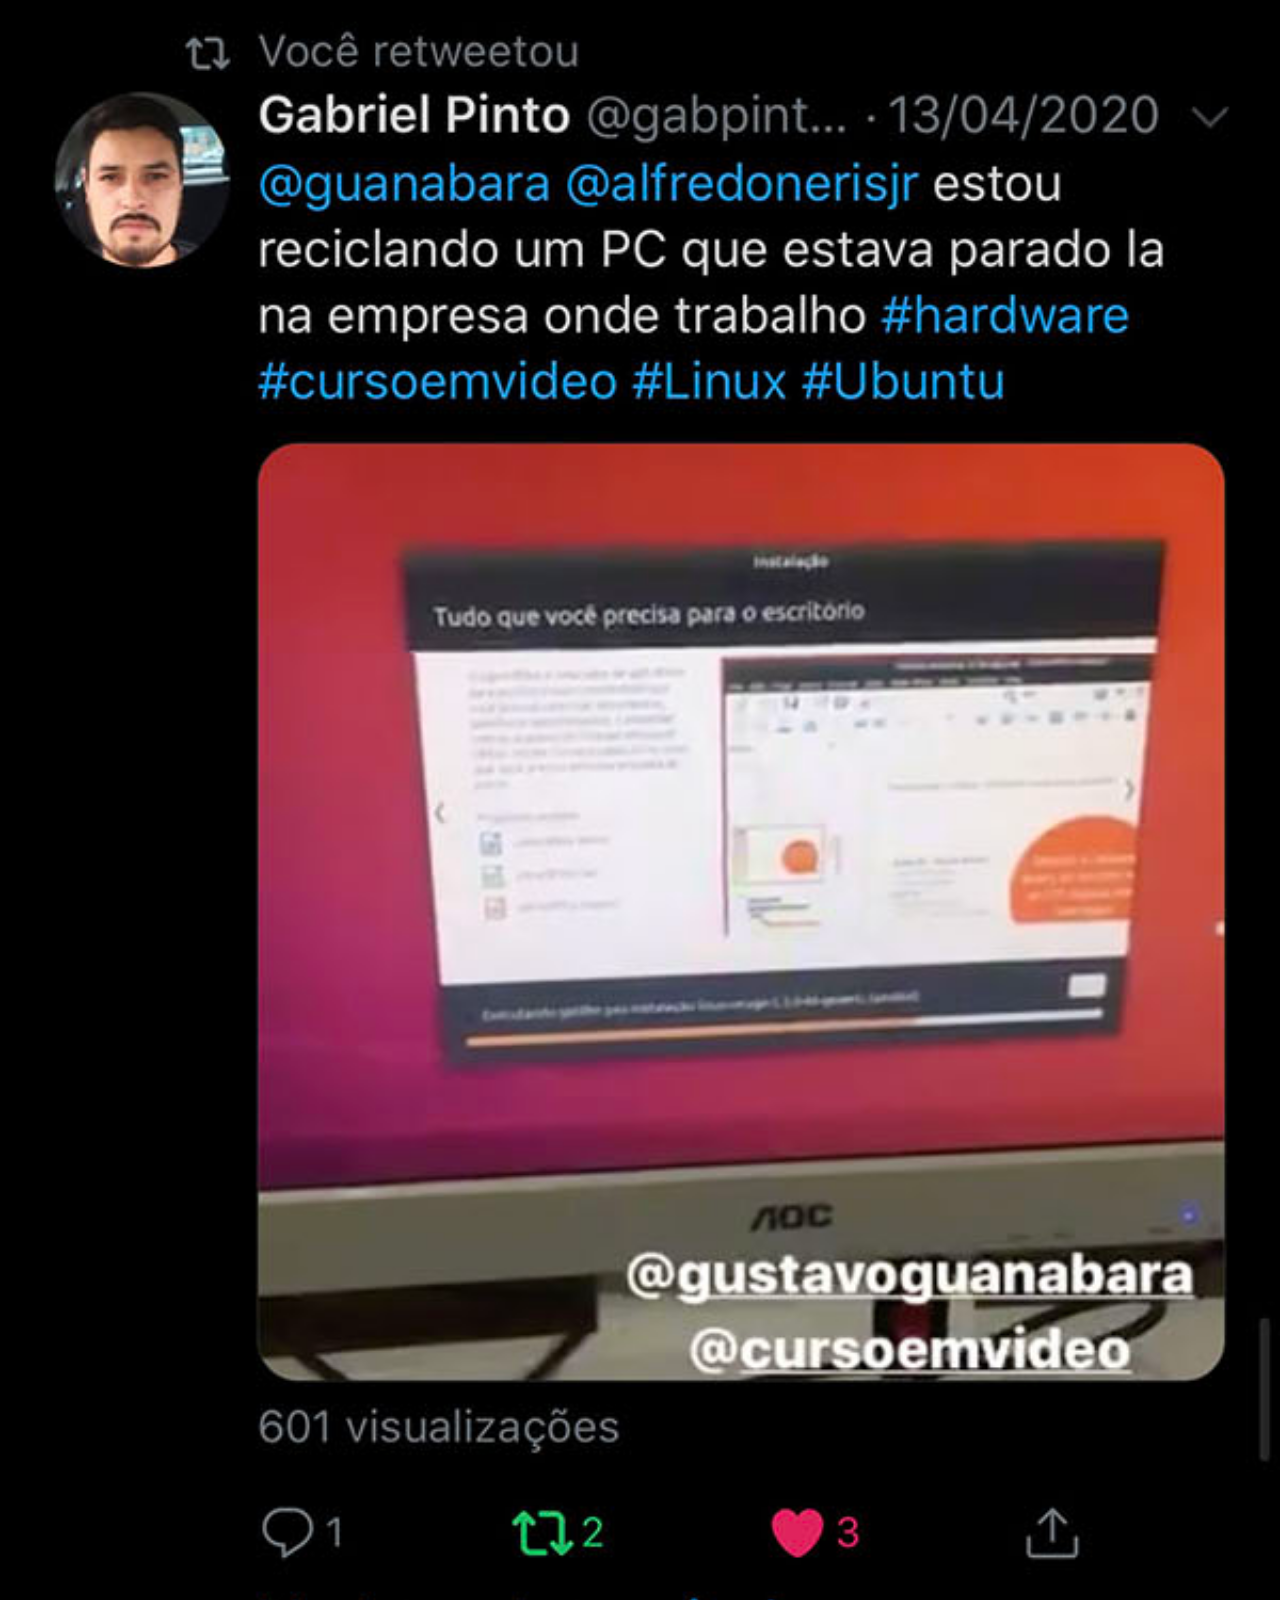
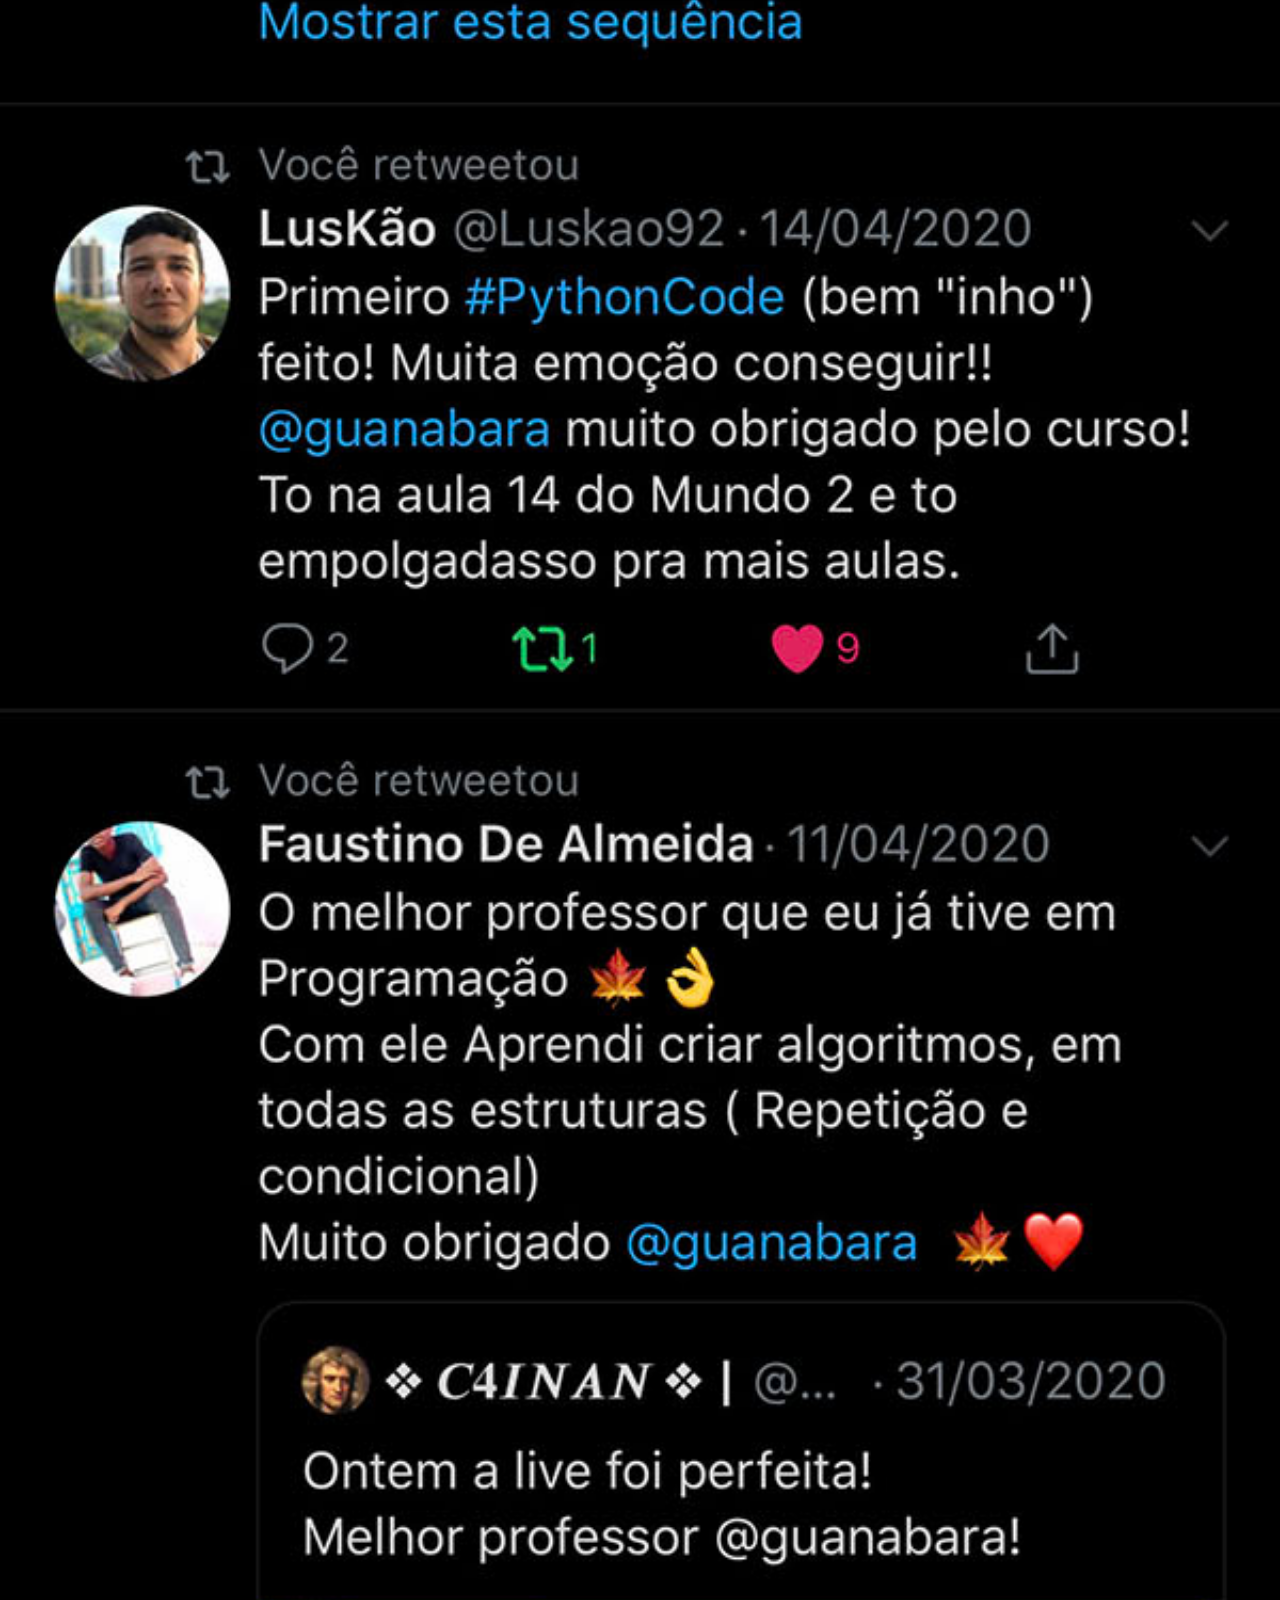
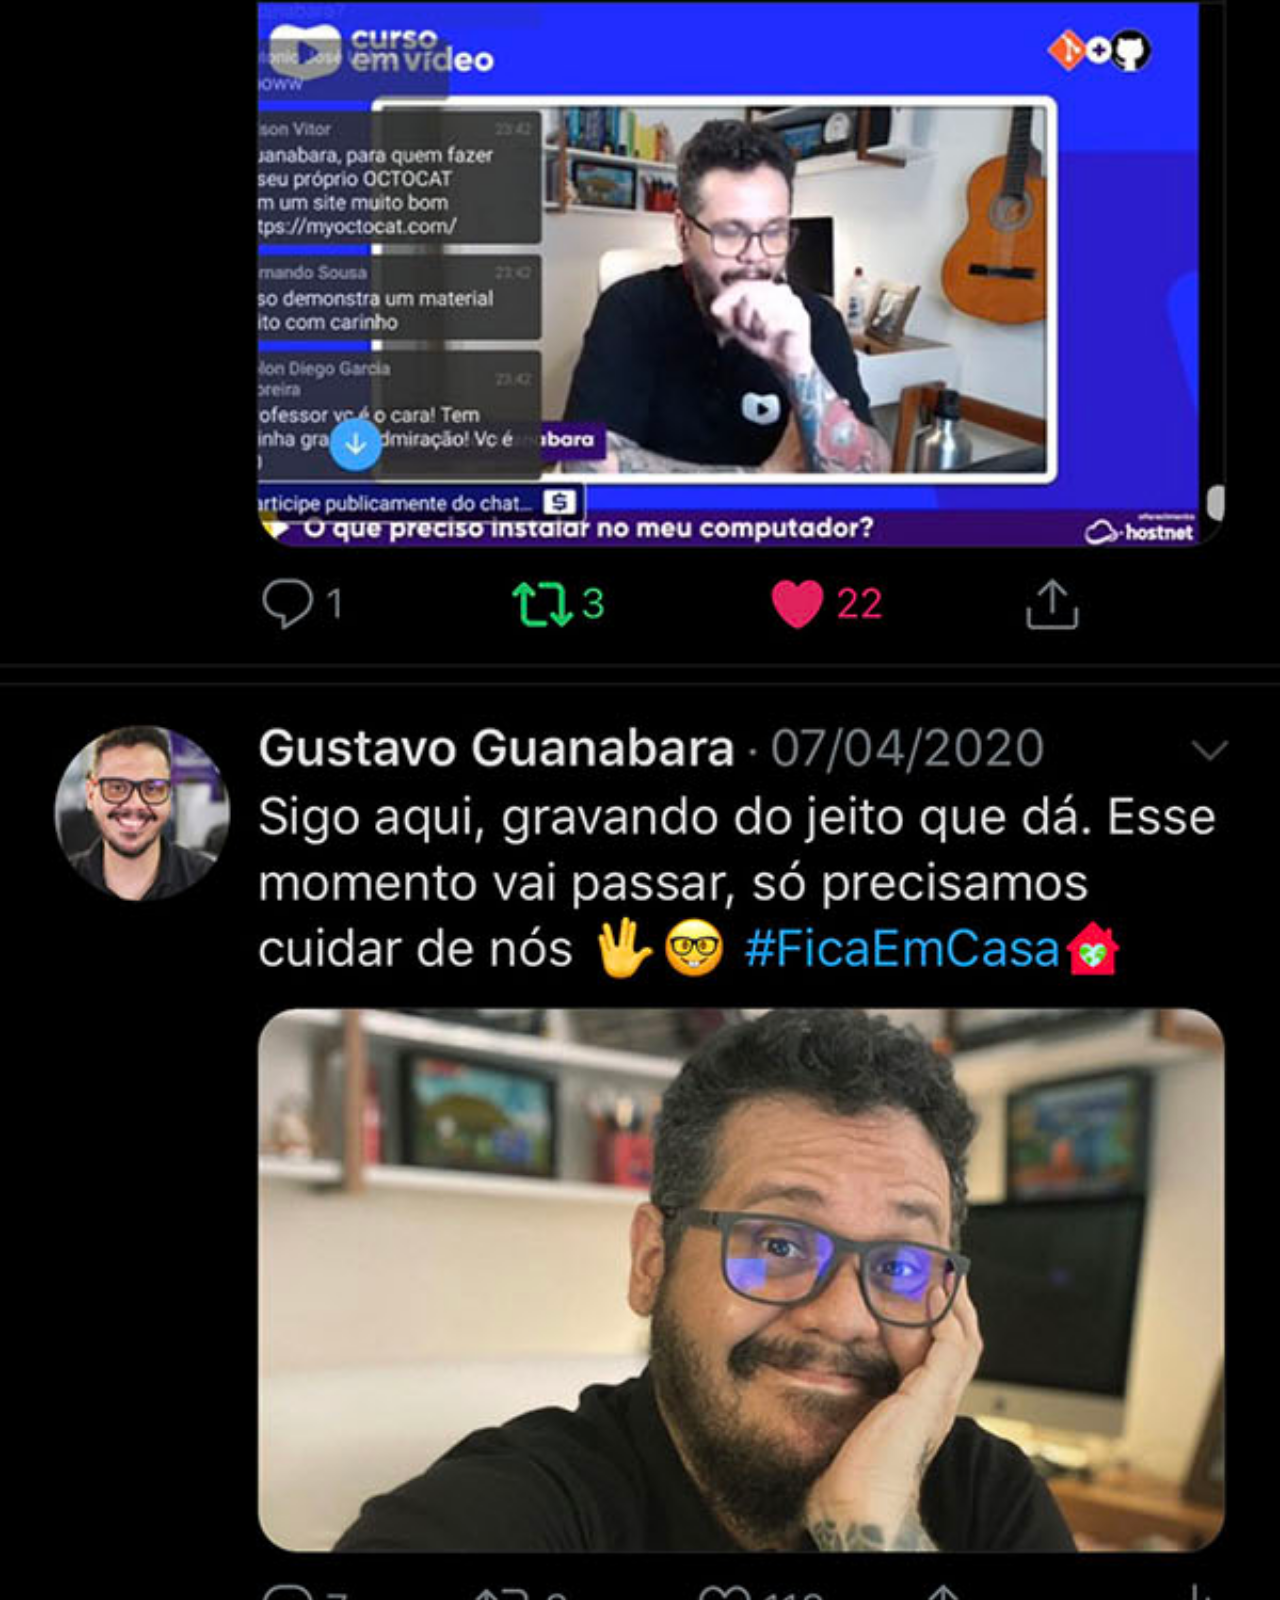
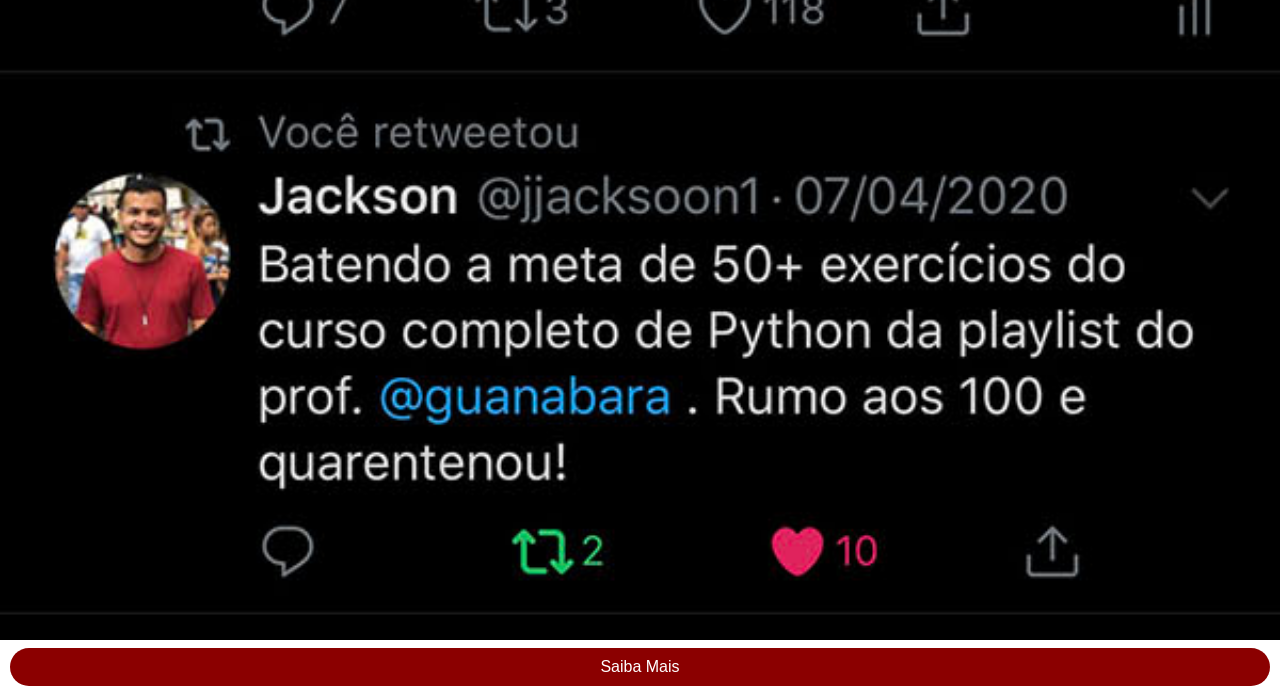
<file: Desafio+Master/modulo-4/d013/twitter.html>
<!DOCTYPE html>
<html lang="pt-br">
<head>
    <meta charset="UTF-8">
    <meta name="viewport" content="width=device-width, initial-scale=1.0">
    <title>Twitter</title>
    <link rel="stylesheet" href="./css/social.css">
</head>
<body>
    <img src="./assets/image/tela-twitter.jpg" alt="tela-twitter">
    <a href="https://x.com/guanabara" target="_blank">Saiba Mais</a>
</body>
</html>
</file>
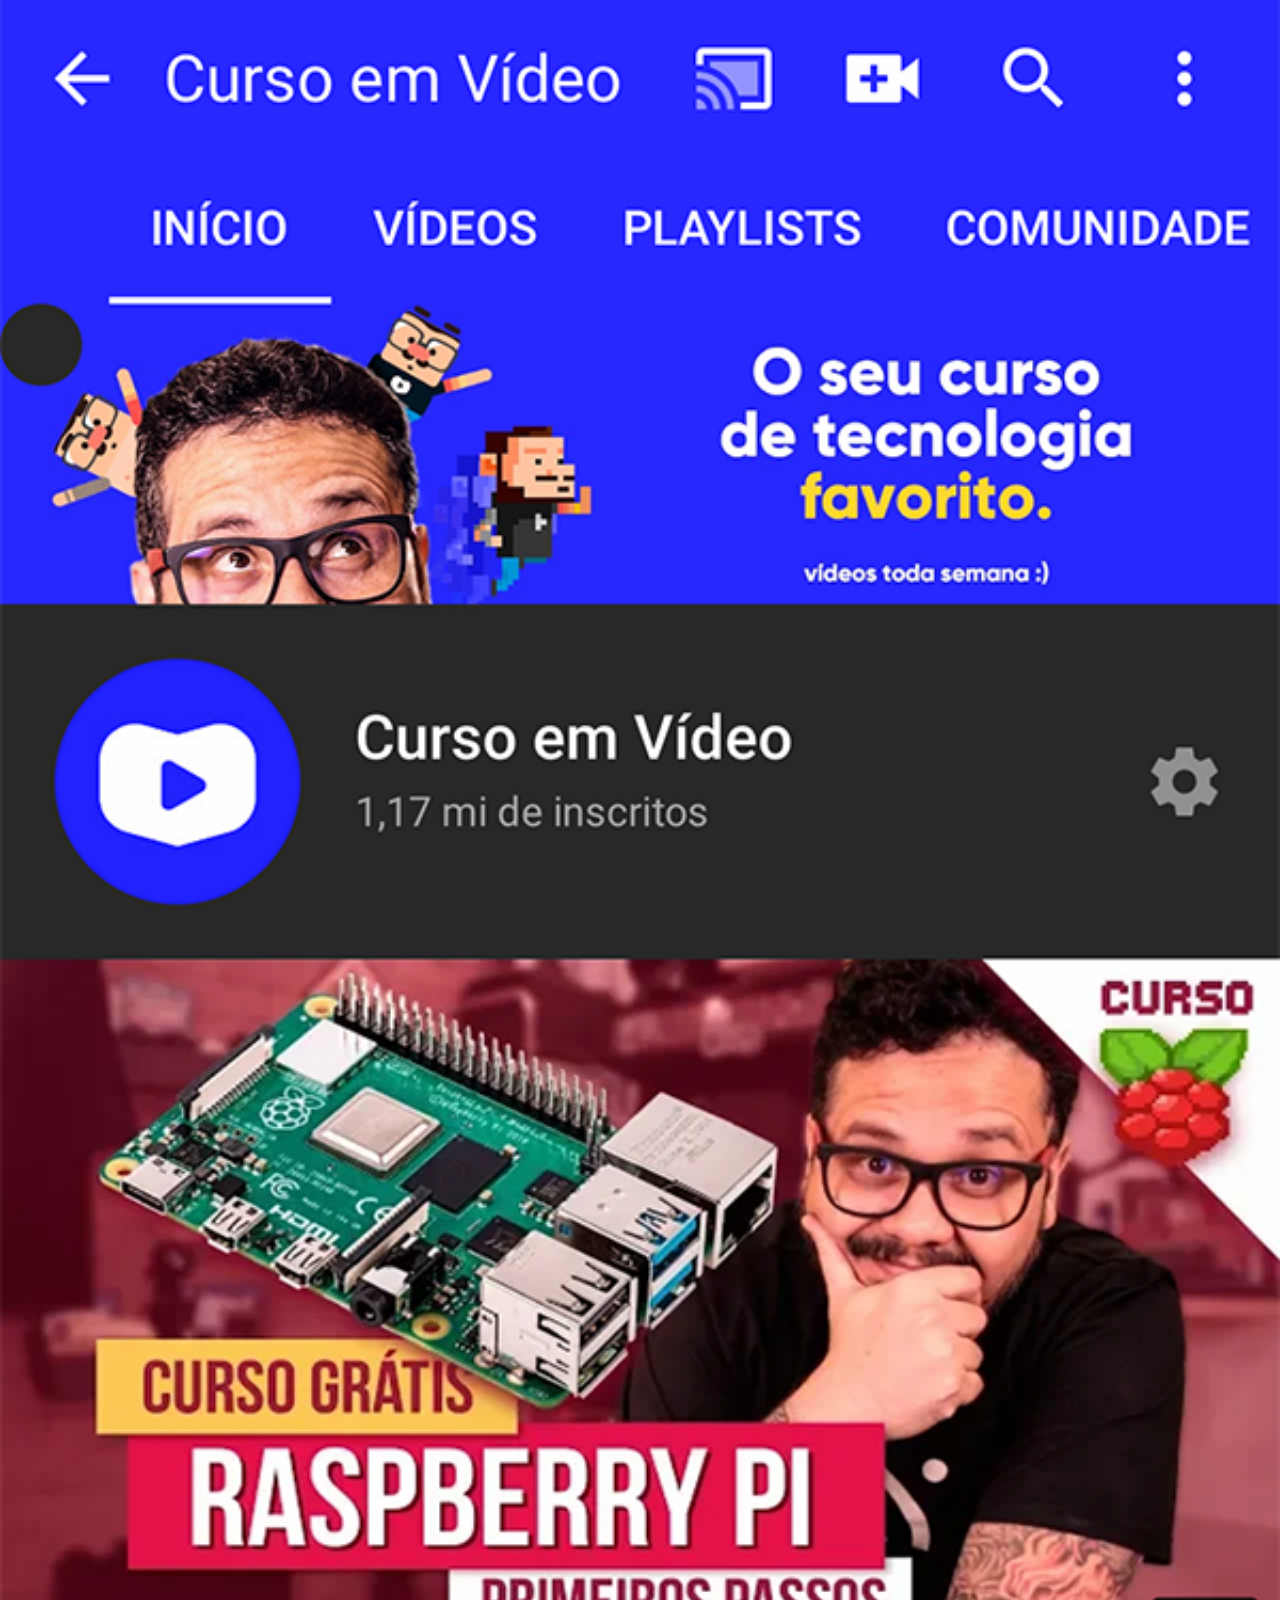
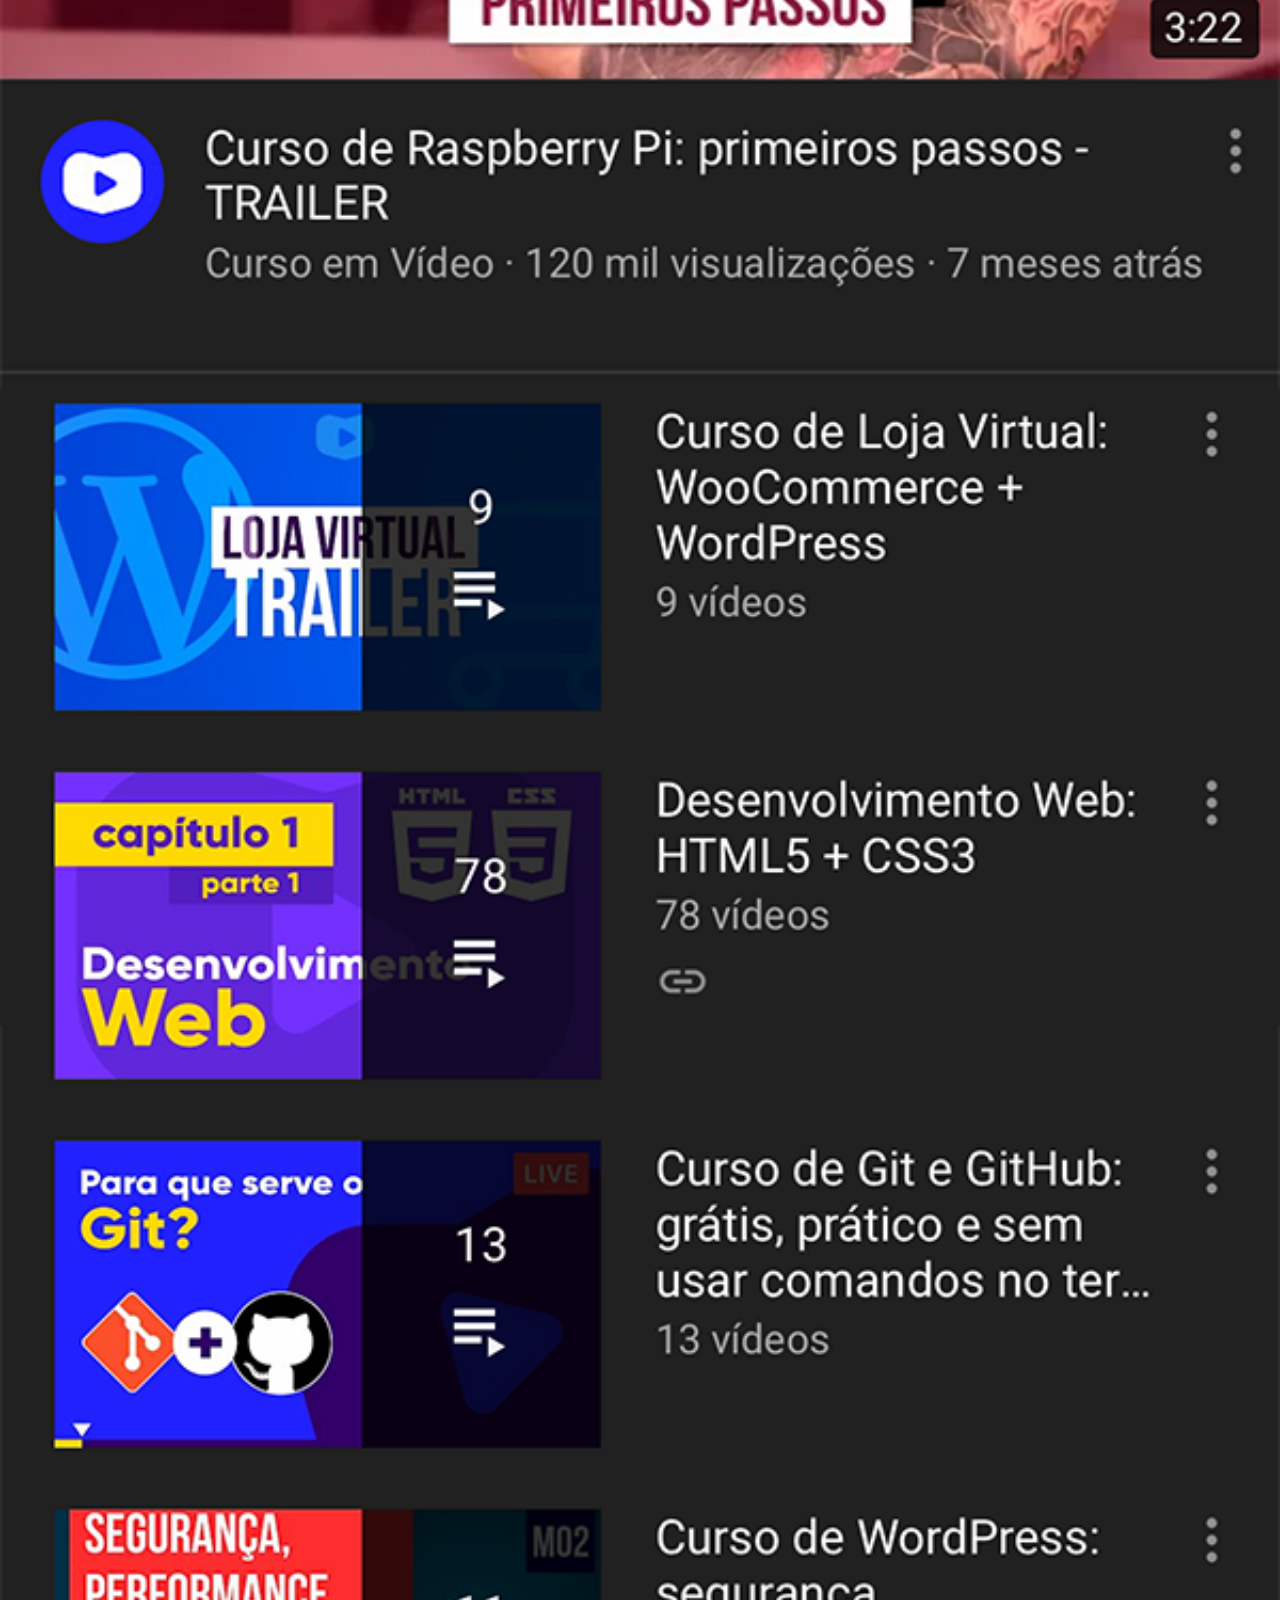
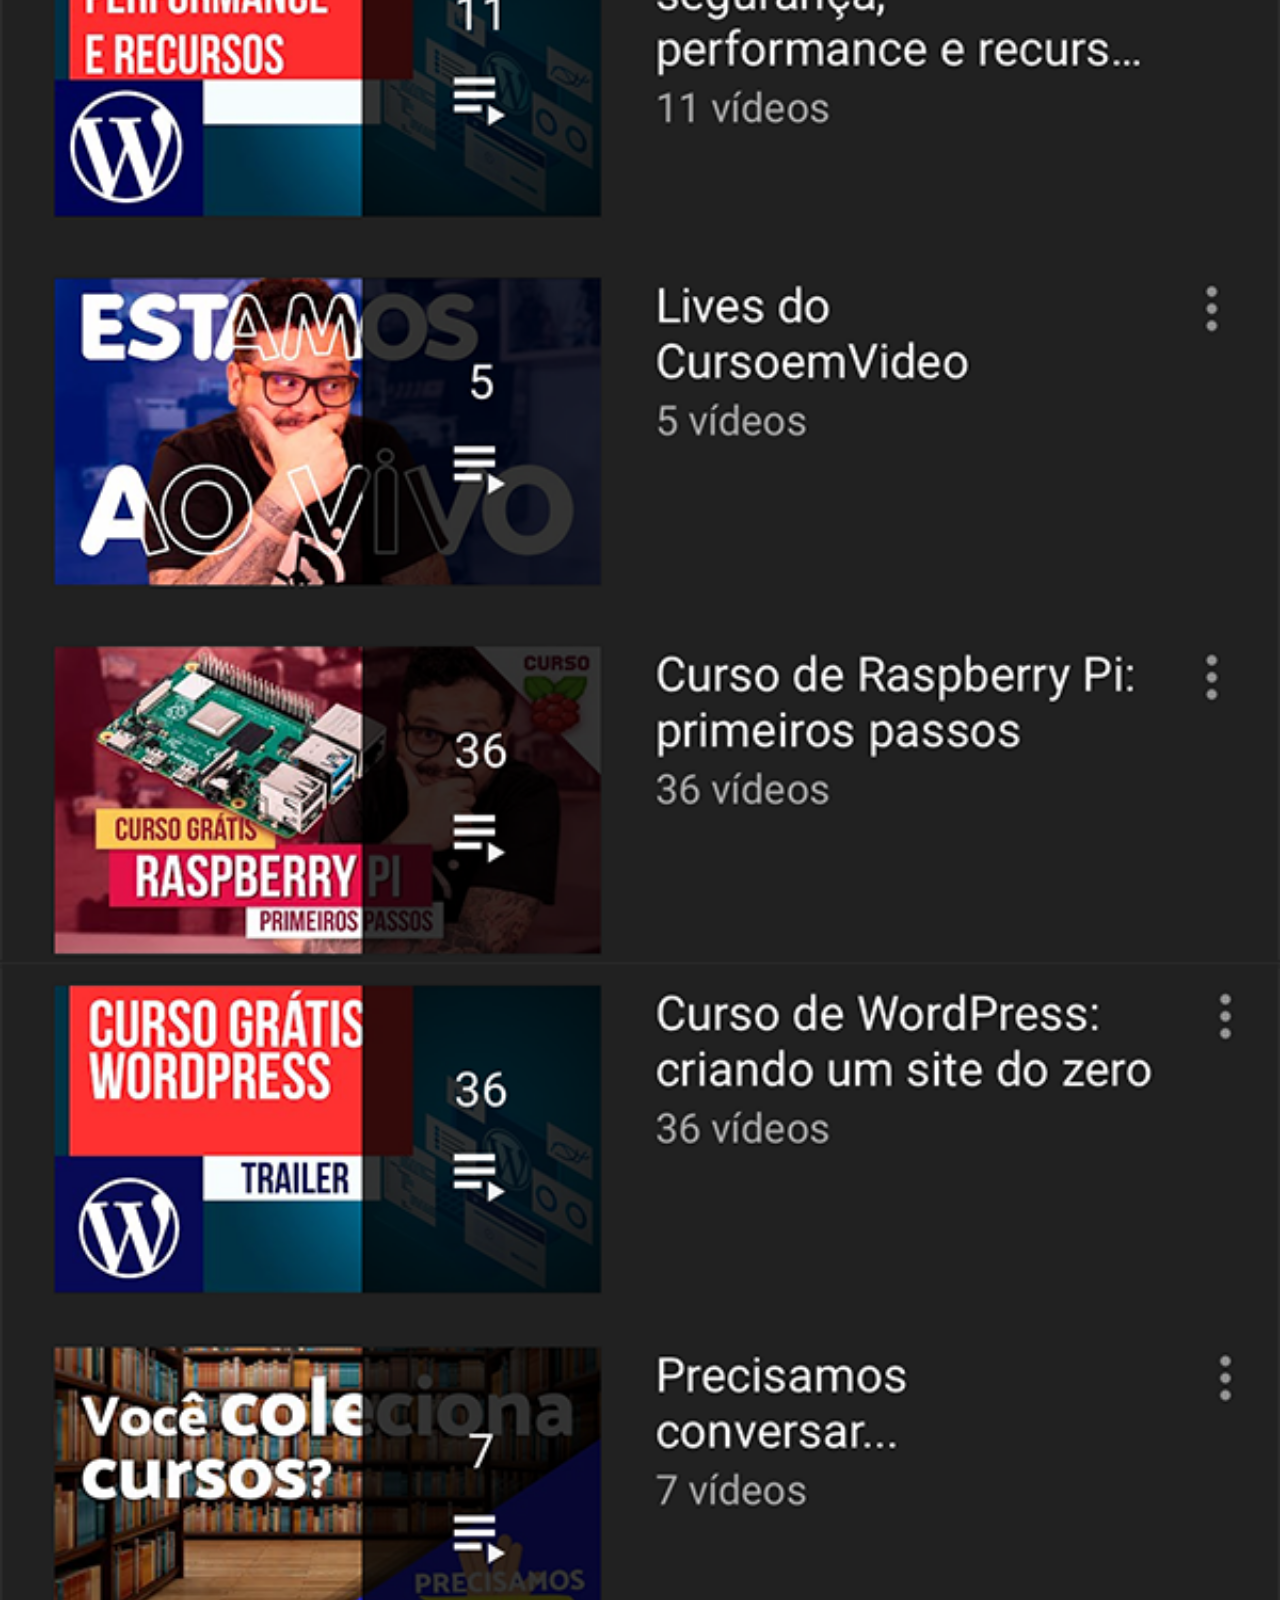
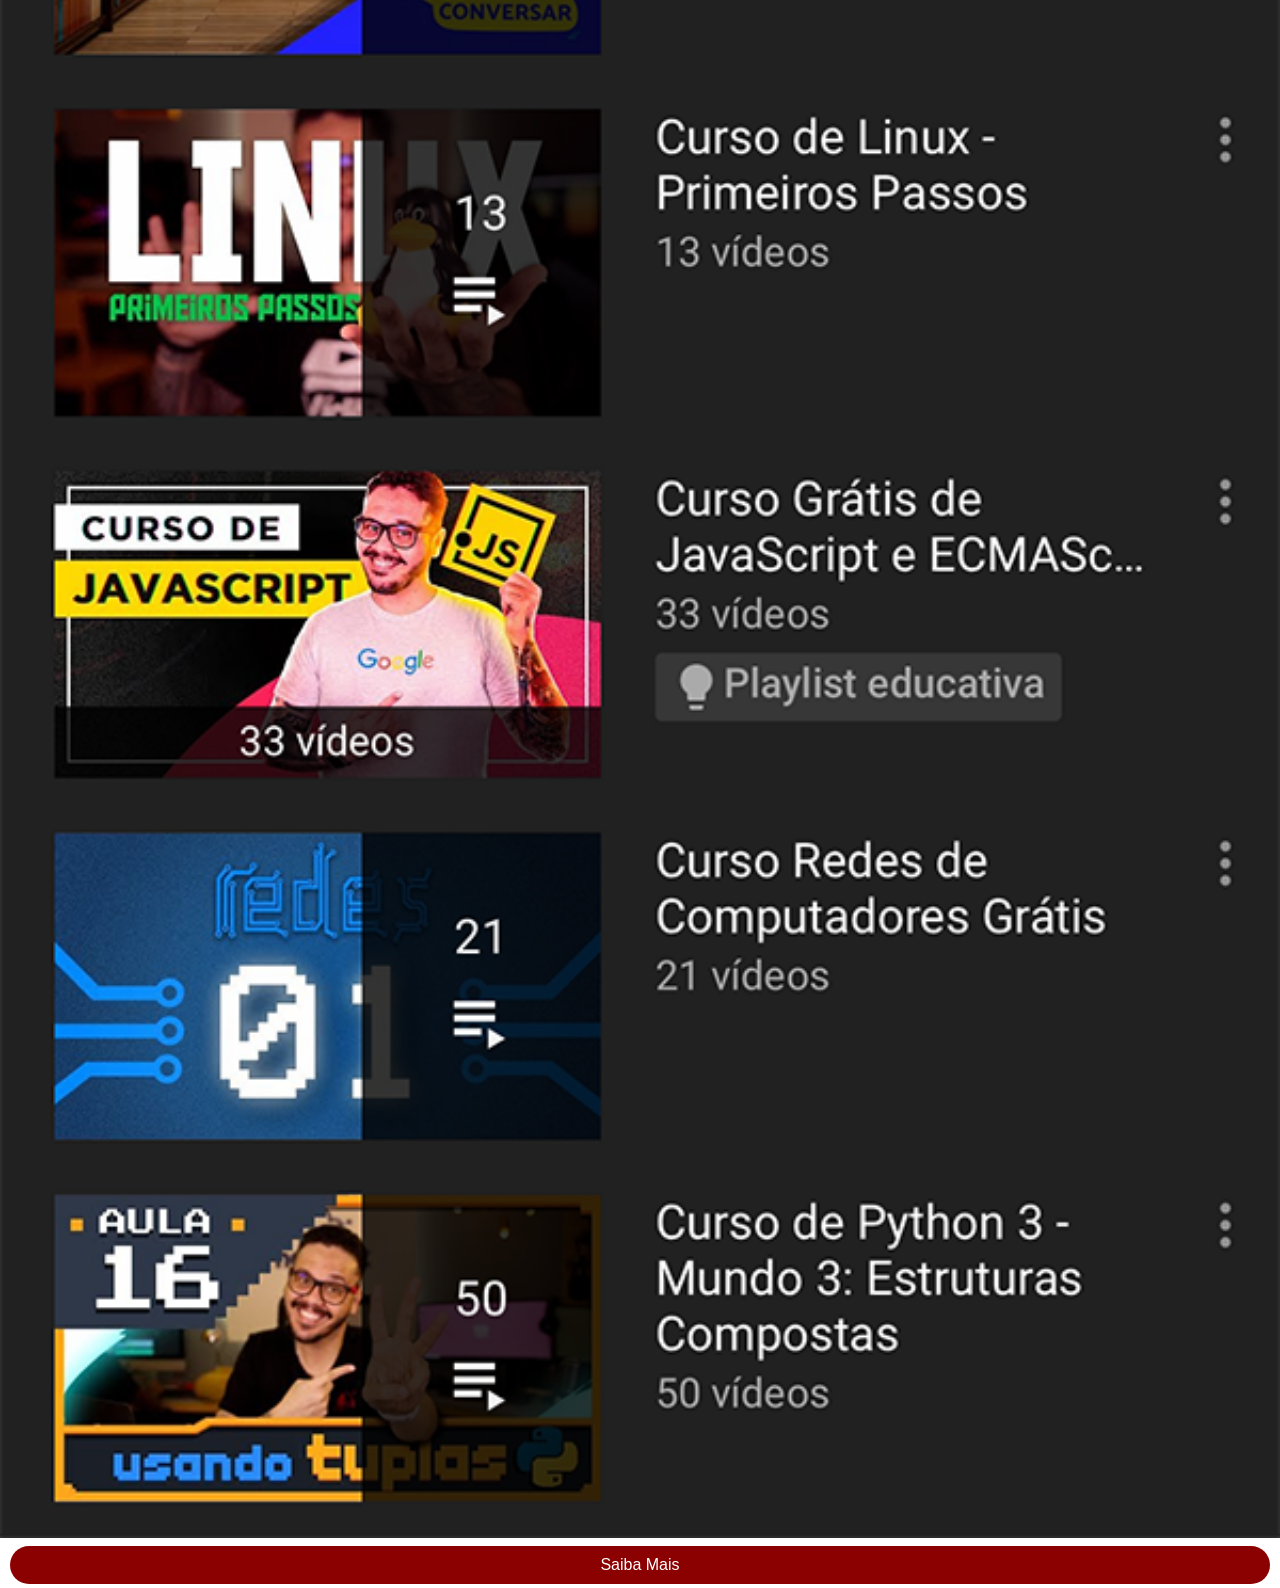
<file: Desafio+Master/modulo-4/d013/youtube.html>
<!DOCTYPE html>
<html lang="pt-br">
<head>
    <meta charset="UTF-8">
    <meta name="viewport" content="width=device-width, initial-scale=1.0">
    <title>Youtube</title>
    <link rel="stylesheet" href="./css/social.css">
</head>
<body>
    <img src="./assets/image/tela-youtube.png" alt="tela-youtube">
    <a href="https://www.youtube.com/@cursoemvideo" target="_blank">Saiba Mais</a>
</body>
</html>
</file>
<file: Desafio + Master/d010/Estilos/style.css>
@charset "UTF-8";

@import url('https://fonts.googleapis.com/css2?family=Alfa+Slab+One&family=Cookie&family=Stardos+Stencil&display=swap');

.stardos-stencil-regular {
  font-family: "Stardos Stencil", system-ui;
  font-weight: 100;
  font-style: normal;
}
@font-face {
    font-family: 'android' ;
    src: url(./fontes/idroid.otf) format('opentype');
    font-weight: normal;
}
:root{
    --color0: #8dc418;
    --color1: #92C949;
    --color2: #6FA61C;
    --color3: #668C14;
    --color4: #3C590F;
    --color5: #ffffff;
    --color6: #000000;

    --fonte-padrao: Arial.verdana;
    --fonte-destaque: "Stardos Stencil", system-ui;
    --fonte-android:'android';

}
* {
    margin: 0px;
    padding: 0px;
}

body{
    background-color: var(--color0);
    font-family: var(--fonte-padrao);
}
a.externo::after {
    content: '\1F517\00A0';
}


header{
    background-image: linear-gradient(to bottom, var(--color1),var(--color3));
    min-height: 150px;
    padding-top: 40px;

}

header > h1 {
    color: var(--color5);
    text-align: center;
    font-family: var(--fonte-destaque);
    font-size: 3em;
    font-weight: normal;
    margin-bottom: 20px;
    text-shadow: 2px 2px 0px rgba(0, 0, 0, 0.904);
}
header > p {
    color: var(--color5);
    text-align: center;
    font-family: var(--fonte-padrao);
    margin-bottom: 20px;
    max-width: 600px;
    font-size: 1.1em;
    margin: auto;
    padding: 0 10px 30px 10px;
    text-shadow: 2px 2px 0px rgba(0, 0, 0, 0.904);

}
nav {
    background-color: var(--color3);
    padding: 10px;
    box-shadow: 0px 7px 9px black;
}
nav > a{
    text-align: left;
    color: var(--color5);
    padding: 10px;
    text-decoration: none;
    font-weight: bold;
    transition-duration: 0.5s;
}
nav a:hover{
    background-color: var(--color1);
    color:var(--color4) ;
    border-radius: 5px;
}

main{
    min-width: 300px;
    max-width: 1000px;
    margin: auto;
    margin-bottom: 30px;
    padding: 20px;
    background-color: var(--color5);
    box-shadow: 3px 3px 8px rgba(0, 0, 0, 0.815);
    border-radius: 0px 0px 10px 10px;
}
main h1{
    color: var(--color3);
    font-family: var(--fonte-android);
}
main h2{
    color: var(--color4);
    font-family: var(--fonte-android);
    font-size: 1.3em;
    background-image: linear-gradient(to right, var(--color1),transparent);
    border-radius: 4px;
    text-indent: 8px;
    font-weight: normal;
    padding: 4px;

}
main p{
    margin: 15px 0px;
    text-align: justify;
    text-indent: 30px;
    font-size: 0.9em;
    line-height: 1.6em;
}
main strong{
    color:var(--color4) ;
    font-weight: bold;
}
main a {
    background-color: var(--color0);
    color:var(--color4) ;
    font-weight: 700;
    text-decoration: none;
    border-radius: 5px;
    padding: 2px 6px;
}
main a:hover {
    text-decoration: underline;
    color: var(--color2);
}
main img {
    width: 100%;
}
main .pequena{
    max-width: 350px;
    display: block;
    margin: auto;
}
main .video{
    background-color: var(--color4);
    margin: 0px -20px 30px -20px;
    padding: 20px; 
    border-radius: 0.5em;
    padding-bottom: 50%;
    position: relative;
}
div.video > iframe{
    position: absolute;
    top: 5% ;
    left: 5%;
    width: 90% ;
    height: 90% ;
}
aside {
    background-color: var(--color1);
    padding: 10px;
    border-radius: 10px;
    box-shadow: 3px 3px 8px rgba(0, 0, 0, 0.815);
}
aside h3{
    background-color: var(--color4);
    color: var(--color5);
    padding: 10px;
    margin: -10px -10px 0 -10px;
    border-radius: 10px 10px 0 0;

}
aside ul {
    list-style: '\2714\00A0';
    list-style-position: inside;
    columns: 2;
}



footer {
    background-color: #3C590F;
    color: var(--color5);
    text-align: center;
    font-size: 0.8em;
    padding: 8px;
}
footer a {
    color: var(--color5);
    font-weight: bold;
    text-decoration: none;
}
footer a:hover{
    text-decoration:underline;
    color: var(--color1);
}
</file>
<file: Desafio+Master/modulo-3/d012/css/base.css>
@charset "UTF-8";

*{
    padding: 0;
    margin: 0;
}
@import url('https://fonts.googleapis.com/css2?family=Cookie&family=Neuton:ital,wght@0,200;0,300;0,400;0,700;0,800;1,400&display=swap');

.cookie-regular {
  font-family: "Cookie";
  font-weight: 150;
  font-style: normal;
}
.neuton-regular {
  font-family: "Neuton", serif;
  font-weight: 200;
  font-style: normal;
}

:root {
    --fonte01:"Neuton";
    --fonte02:"Cookie";
}

html, body{
    font-family: var(--fonte01);
    min-height: 100vh;
    background-color: darkgray;
}
p{
    font-family: var(--fonte02);
    font-size: 5vw;
    text-align: justify;
}
</file>
<file: Desafio+Master/modulo-3/d012/css/main.css>
header{
    background-color: black;
    color: white;
    text-align: center;
}
header > h1{
    padding-top: 50px;
    font-variant: small-caps;
    font-size: 10vw;
}

header > p{
    text-align: center;
    font-size: 5vw;
}
header a, footer a {
    color:white;
    text-decoration: none;
    font-weight: bolder;
}
header a:hover, footer a:hover{
    text-decoration: underline;
    color: darkgreen;
}
section{
    padding: 10vh 0;
    line-height: 2.6em;
    padding-left: 30px;
}
section > p {
    padding-bottom: 2em;
}

.normal {
    background-color: white;
    color: black;
}
.img{
    background-color: darkslategray;
    color: white;
    box-shadow: inset 6px 6px 13px 0px rgba(0, 0, 0, 0.534);
    background-size: cover;
    background-attachment: fixed;

}
.img > p {
    background-color: rgba(0, 0, 0, 0.432);
    display: inline-block;
    padding: 1em;
    text-shadow: 2px 2px 0px black;
}

#img01{
    background-image: url(../assets/images/background001.jpg);
    background-position: right center;
}
#img02{
    background-image: url(../assets/images/background002.jpg);
    background-position: right center;
}

footer{
    background-color: black;
    color: white;
    padding: 10px;
}
footer p {
    text-align: center;
}
</file>
<file: Desafio+Master/modulo-4/d013/css/main.css>
@charset "UTF-8";

*{
    padding: 0;
    margin: 0;
    font-family: Arial, Helvetica, sans-serif;
}
html, body{
    height: 100vh;
    width: 100vw;
    background-color: black;
}
body{
    background: url('../assets/image/fundo-madeira.jpg') no-repeat top center;
    background-size: cover;
    background-attachment: fixed;
}
main{
    height: 100vh;
    position: relative;
}

#phone{
    position: absolute;
    top: 50%;
    left:50%;
    transform: translate(-50%, -50%);

    height: 627px;
    width: 311px;
    background:url('../assets/image/frame-iphone.png') no-repeat;

}
#tela {
    position: relative;
    top: 80px;
    left: 22px;
    width: 267px;
    height: 471px;
}
#redes-sociais{
    text-align: right;
}
#redes-sociais img{
    width: 50px;
    height: 50px;
    margin: 10px;
    border-radius: 50%;
    box-shadow: 2px 2px 5px rgba(0, 0, 0, 0.450);
    box-sizing: border-box;
}
#redes-sociais img:hover{
    border: 2px solid rgba(255, 255, 255, 0.602);
    transform: translate(-3px, -3px);
    box-shadow: 5px 5px 10px black;
    transition: .5s border 1s;

}
</file>
<file: Desafio+Master/modulo-4/d040/css/main.css>
@charset "UTF-8";
@import url('https://fonts.googleapis.com/css2?family=Cookie&family=Neuton:ital,wght@0,200;0,300;0,400;0,700;0,800;1,400&display=swap');
.cookie-regular {
  font-family: "Cookie";
  font-weight: 150;
  font-style: normal;
}
.neuton-regular {
  font-family: "Neuton", serif;
  font-weight: 200;
  font-style: normal;
}
:root{
    --color1:#262401;
    --color2:#465902;
    --color3:#6E8C03;
    --color4:#A9BF04;
    --color5:#ABD904;
    --color6:black;
    --color7:white;
}

*{
    padding: 0px;
    margin:0px;
    box-sizing: border-box;
}
h1,h2,h3,h4,h5,h6 {
    font-family:"Neuton" ;
}
p {
    font-family: "Cookie";
    font-size: 1.5em;
    text-align: justify;
}

body, html{
   background: url(../assets/image/paisagem\ 2.jpg) center center no-repeat fixed;
   background-size: cover;
   width: 100vw;
}

main {
    position: relative;
    width: 100vw;
    height: 100vh;
}
section#login{
    position:absolute;
    top: 50%;
    left: 50%;
    overflow: hidden;
    
    background-color: var(--color7);
    width: 350px;
    height: 509px;
    border-radius: 1em;
    box-shadow: 0px 0px 5px rgba(0, 0, 0, 0.500);
    transition: width 0.5s, height 0.5s;
    transition-timing-function: ease;
    transform: translate(-50%,-50%);
}
section#login div#imagem{
    display: block;
    background: var(--color3) url(../assets/image/cat.jpg) center center no-repeat fixed;
    background-size: cover;
    height: 200px;
}
section#login div#formulario{
    display: block;
    padding: 10px;
    
}
div#formulario h1{
    text-align: center;
    margin-bottom: 10px;
}
div#formulario p{
    font-size: 1.56em;
}
form .campo{
    background-color: var(--color3);
    display: block;
    width: 100%;
    height: 40px;
    border-radius: 8px;
    margin: 5px 0;
}
.campo > label {
    display: none;
}
.campo > i > span {
    color: white;
    
    font-size: 2em ;
    width: 40px;
    padding: 5px;
}
.campo > input {
    background-color:var(--color5) ;
    font-size: 1em;
    width: calc(100% - 44px);
    height: 100%;
    border: none;
    border-radius: 8px;
    padding: 4px;
    transform: translateY(-12px);
}
.campo > input:focus-within{
    background-color: var(--color7);
    border: none;
}

form > input[type=submit] {
    display: block;
    font-size: 1em;
    width: 100%;
    height: 40px;
    background-color: var(--color3);
    border: none;
    border-radius: 5px;
    cursor: pointer;
}

form > input[type=submit]:hover{
    background-color:var(--color4) ;
}

form a.botao {
    display: block;
    text-align: center;
    font-size: 1em;
    width: 100%;
    height: 40px;
    padding-top: 5px;
    margin-top: 5px;
    background-color: var(--color7);
    border: 1px solid var(--color1);
    border-radius: 7px;
    text-decoration: none;
}

form a.botao:hover {
    background-color: var(--color5);
}
form > a.botao > i > span{
    font-size: 0.9em;
}
</file>
<file: Desafio+Master/modulo-4/d040/css/media-query.css>
@charset "UTF-8";
:root{
    --color1:#262401;
    --color2:#465902;
    --color3:#6E8C03;
    --color4:#A9BF04;
    --color5:#ABD904;
    --color6:black;
    --color7:white;
}
/*
- Até 768px → celular 📱
- 768px até 992px → tablet 📲
- 992px até 1200px → desktop 💻
- Acima de 1200px → TV / telas grandes 📺
*/

@media screen and (min-width: 768px) and (max-width: 992px) {
    /*Config Tablet*/
    body{
        background: url(../assets/image/paisagem.jpg) center center no-repeat
        fixed;
        background-size: cover;
    }
    section#login{
        width: 80vw;
        height: 340px;
    }
    section#login div#imagem{
        float: left;
        width: 40%;
        height: 100%;
    }
    section#login div#formulario{
        float: right;
        width: 60%;
    }
    div#formulario h1{
    font-size: 2em;
    }
}
@media screen and (min-width: 992px) and (max-width: 1200px){
    /*Config desktop*/
     body{
        background: url(../assets/image/paisagem.jpg) center center no-repeat
        fixed;
        background-size: cover;
    }

    section#login{
        width: 790px;
        height: 400px;
    }
    section#login div#imagem {
        float: right;
        width: 50%;
        height: 100%;
    }
    section#login div#formulario{
        float: left;
        width: 50%;
    }
    div#formulario h1{
    font-size: 3em;
    }
    div#formulario p{
    margin: 25px 0;
    }
}
@media screen and (min-width: 1200px){
     /*Config tv*/
    body{
        background: url(../assets/image/lion.jpg) center center no-repeat fixed;
        background-size: cover;
     }
    section#login{
        width: 790px;
        height: 450px;
    }
        section#login div#imagem {
        float: left;
        width: 50%;
        height: 100%;
    }
    section#login div#formulario{
        float: right;
        width: 50%;
    }
    div#formulario h1{
    font-size: 3em;
    }
    div#formulario p{
    margin: 25px 0;
    }
}
</file>
<file: Desafio+Master/modulo-4/d013/css/social.css>
*{
    padding: 0;
    margin: 0;
    font-family: Arial, Helvetica, sans-serif;
}
::-webkit-scrollbar{
    width: 0px;
    height: 0px;
}
img{
    width: 100vw;
}
a{
    display: block;
    background-color: darkred;
    text-align: center;
    text-decoration: none;
    font: bolder;
    color: white;
    padding: 10px;
    border-radius: 25px;
    margin: 4px 10px;
}
a:hover{
    background-color: red;
    
}
</file>
